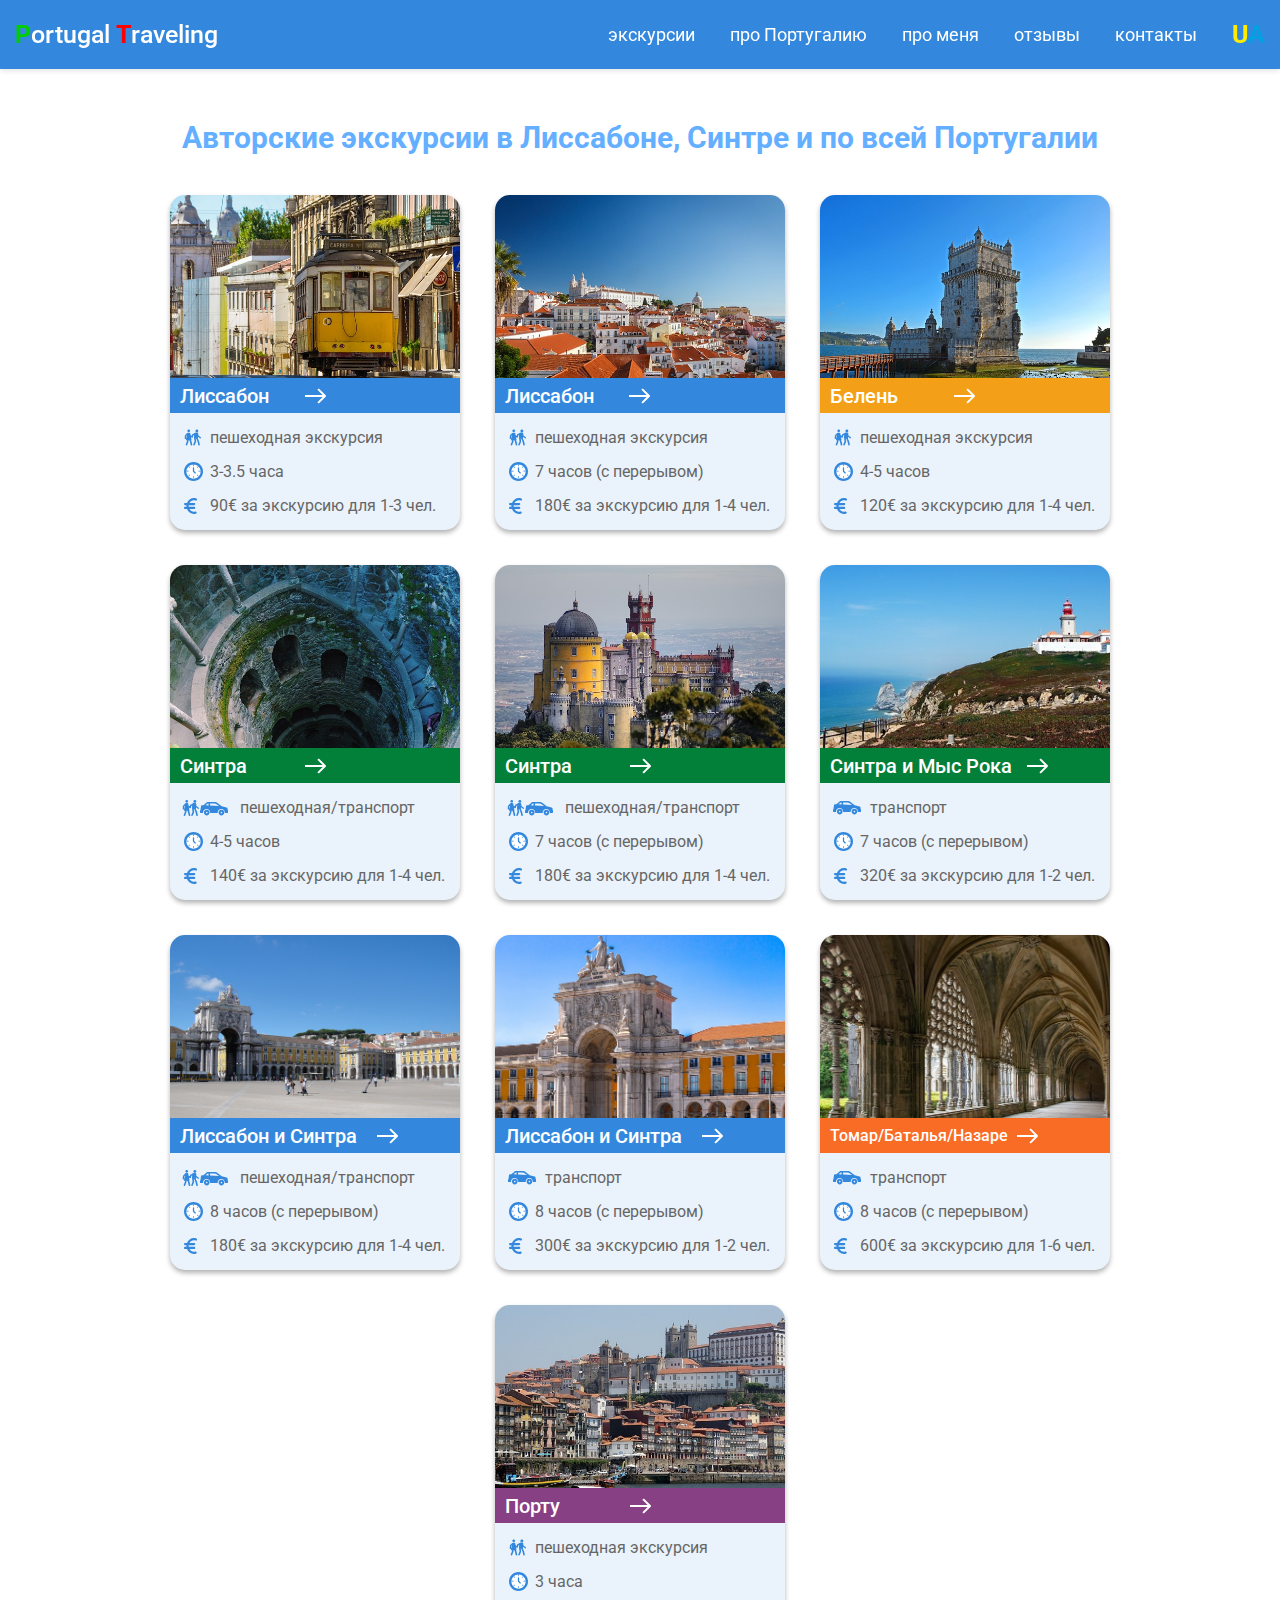
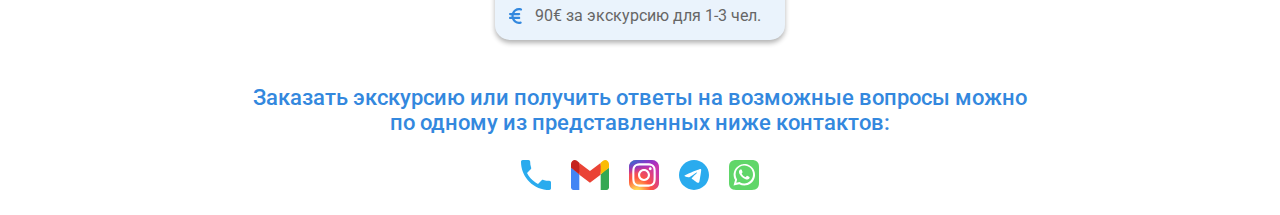
<file: www/index.html>
<!DOCTYPE html>
<html lang="ru">
<head>
	<meta charset="UTF-8">
	<meta name="viewport" content="width=device-width, initial-scale=1.0">
	<meta property="og:title" content="Portugal Traveling">
	<meta property="og:description" content="Экскурсии в Португалии">
	<meta property="og:image" content="img/excursions/excursions_lis_3h/lisbon_slider_1.jpg">
	<link rel="icon" href="favicone.png" type="image/x-icon">
	<link rel="stylesheet" href="css/main.css">
	<title>portugaltravel.ing</title>
</head>
<body>
	<div class="wrapper">
<!-- _______________________________________header_________________________________ -->
		<header class="header header__container">
			<div class="header__wrapper">
				<a class="logo" href="index.html">
					<span class="logo__p">P</span><span class="logo__ortugal">ortugal </span><span class="logo__t">T</span><span class="logo__raveling">raveling</span>
				</a>
	
				<menu class="menu">
					<div class="menu__body">
						<ul class="menu__list">
							<li class="menu__item"><a class="menu__link" href="index.html">экскурсии</a></li>
							<li class="menu__item"><a class="menu__link" href="#">про Португалию</a></li>
							<li class="menu__item"><a class="menu__link" href="about_me.html">про меня</a></li>
							<li class="menu__item"><a class="menu__link" href="reviews.html">отзывы</a></li>
							<li class="menu__item"><a class="menu__link" href="contacts.html">контакты</a></li>
	
							<li class="menu__item"><a class="lang menu__link" href="#"><span class="lang__u">U</span><span class="lang__a">A</span></a></li>
						</ul>
					</div>
				</menu>
<!-- __________________________menu botton______________________________ -->
				<button class="icon-menu">
					<span></span>
				</button>
<!-- __________________________menu botton______________________________ -->
			</div>
		</header>
<!-- ______________________________________header________________________________ -->
		<!-- _________________________________main_________________________________ -->
		<main class="main">
<!-- _________________________________________________excursions_____________________________ -->
			<section class="excursions excursions-container">
				<h1 class="excursions__title">
					Авторские экскурсии в Лиссабоне, Синтре и по всей Португалии
				</h1>

				<div class="excursions__box">
					<!-- ________________________лиссабон 3.5 часов__________________________ -->
					<div class="excursions__item">
						<div class="excursions__imagebox">
							<a  class="excursions__linkimg" href="ex_lis_3h.html">
								<img class="excursions__img" src="img/excursions/excursions_mini_bg/lisbon_mini_1.jpg" alt="Лиссабон">
							</a>
							
							<div class="excursions__namebox">
								<a href="ex_lis_3h.html" class="excursions__name">Лиссабон</a>
							</div>
						</div>

						<p class="excursions__detail excursions__type">пешеходная экскурсия</p>

						<p class="excursions__detail excursions__duration">3-3.5 часа</p>
						
						<p class="excursions__detail excursions__price">90€ за экскурсию для 1-3 чел.</p>
					</div>
				<!-- ________________________лиссабон 7 часов____________________________ -->
					<div class="excursions__item">
						<div class="excursions__imagebox">
							<a  class="excursions__linkimg" href="ex_lis_7h.html">
								<img class="excursions__img" src="img/excursions/excursions_mini_bg/lisbon_mini_2.jpg" alt="Лиссабон">
							</a>
							
							<div class="excursions__namebox">
								<a href="ex_lis_7h.html" class="excursions__name">Лиссабон</a>
							</div>
						</div>

						<p class="excursions__detail excursions__type">пешеходная экскурсия</p>

						<p class="excursions__detail excursions__duration">7 часов (с перерывом)</p>
						
						<p class="excursions__detail excursions__price">180€ за экскурсию для 1-4 чел.</p>
					</div>
				<!-- ________________________белень 4-5 часов______________________________ -->
					<div class="excursions__item">
						<div class="excursions__imagebox">
							<a  class="excursions__linkimg" href="ex_belem.html">
								<img class="excursions__img" src="img/excursions/excursions_mini_bg/belem_mini.jpg" alt="Белень">
							</a>
							
							<div class="excursions__namebox excursions__namebox--belem">
								<a href="ex_belem.html" class="excursions__name">Белень</a>
							</div>
						</div>

						<p class="excursions__detail excursions__type">пешеходная экскурсия</p>

						<p class="excursions__detail excursions__duration">4-5 часов</p>
						
						<p class="excursions__detail excursions__price">120€ за экскурсию для 1-4 чел.</p>
					</div>
				<!-- ________________________синтра 4-5 часов______________________________ -->
					<div class="excursions__item">
						<div class="excursions__imagebox">
							<a  class="excursions__linkimg" href="ex_sintra_4h.html">
								<img class="excursions__img" src="img/excursions/excursions_mini_bg/sintra_mini_1.jpg" alt="Синтра">
							</a>
							
							<div class="excursions__namebox excursions__namebox--sintra">
								<a href="ex_sintra_4h.html" class="excursions__name">Синтра</a>
							</div>
						</div>

						<p class="excursions__detail excursions__type--transport">пешеходная/транспорт</p>

						<p class="excursions__detail excursions__duration">4-5 часов</p>
						
						<p class="excursions__detail excursions__price">140€ за экскурсию для 1-4 чел.</p>
					</div>
				<!-- ________________________синтра 7 часов______________________________ -->
					<div class="excursions__item">
						<div class="excursions__imagebox">
							<a  class="excursions__linkimg" href="ex_sintra_7h.html">
								<img class="excursions__img" src="img/excursions/excursions_mini_bg/sintra_mini_2.jpg" alt="Синтра">
							</a>
							
							<div class="excursions__namebox excursions__namebox--sintra">
								<a href="ex_sintra_7h.html" class="excursions__name">Синтра</a>
							</div>
						</div>

						<p class="excursions__detail excursions__type--transport">пешеходная/транспорт</p>

						<p class="excursions__detail excursions__duration">7 часов (с перерывом)</p>
						
						<p class="excursions__detail excursions__price">180€ за экскурсию для 1-4 чел.</p>
					</div>
				<!-- ________________________синтра 7 часов транспорт___________________________ -->
					<div class="excursions__item">
						<div class="excursions__imagebox">
							<a  class="excursions__linkimg" href="sintra_roca.html">
								<img class="excursions__img" src="img/excursions/excursions_mini_bg/sintra_mini_3.jpg" alt="Синтра">
							</a>
							
							<div class="excursions__namebox excursions__namebox--sintra">
								<a href="sintra_roca.html" class="excursions__name excursions__name--lr">Синтра и Мыс Рока</a>
							</div>
						</div>

						<p class="excursions__detail excursions__type--transportonly">транспорт</p>

						<p class="excursions__detail excursions__duration">7 часов (с перерывом)</p>
						
						<p class="excursions__detail excursions__price">320€ за экскурсию для 1-2 чел.</p>
					</div>
					<!-- _______________лиссабон + синтра 7 часов пешая___________________________ -->
					<div class="excursions__item">
						<div class="excursions__imagebox">
							<a  class="excursions__linkimg" href="ex_lis_sintra_1.html">
								<img class="excursions__img" src="img/excursions/excursions_mini_bg/lisbon_mini_4.jpg" alt="Лиссабон">
							</a>
							
							<div class="excursions__namebox">
								<a href="ex_lis_sintra_1.html" class="excursions__name excursions__name--ls">Лисcабон и Синтра</a>
							</div>
						</div>

						<p class="excursions__detail excursions__type--transport">пешеходная/транспорт</p>

						<p class="excursions__detail excursions__duration">8 часов (с перерывом)</p>
						
						<p class="excursions__detail excursions__price">180€ за экскурсию для 1-4 чел.</p>
					</div>
				<!-- _______________лиссабон + синтра 7 часов транспорт___________________________ -->
					<div class="excursions__item">
						<div class="excursions__imagebox">
							<a  class="excursions__linkimg" href="ex_lis_sintra_2.html">
								<img class="excursions__img" src="img/excursions/excursions_mini_bg/lisbon_mini_3.jpg" alt="Лиссабон">
							</a>
							
							<div class="excursions__namebox">
								<a href="ex_lis_sintra_2.html" class="excursions__name excursions__name--ls">Лисcабон и Синтра</a>
							</div>
						</div>

						<p class="excursions__detail excursions__type--transportonly">транспорт</p>

						<p class="excursions__detail excursions__duration">8 часов (с перерывом)</p>
						
						<p class="excursions__detail excursions__price">300€ за экскурсию для 1-2 чел.</p>
					</div>
				<!-- ___________________томар + баталья + назаре________________________________ -->
					<div class="excursions__item">
						<div class="excursions__imagebox">
							<a  class="excursions__linkimg" href="t_b_n.html">
								<img class="excursions__img" src="img/excursions/excursions_mini_bg/tbn_mini.jpg" alt="Лиссабон">
							</a>
							
							<div class="excursions__namebox excursions__namebox--tbn">
								<a href="t_b_n.html" class="excursions__name excursions__name--tbn">Томар/Баталья/Назаре</a>
							</div>
						</div>

						<p class="excursions__detail excursions__type--transportonly">транспорт</p>

						<p class="excursions__detail excursions__duration">8 часов (с перерывом)</p>
						
						<p class="excursions__detail excursions__price">600€ за экскурсию для 1-6 чел.</p>
					</div>
				<!-- ___________________томар + баталья + назаре________________________________ -->
				<!-- __________________________________порту____________________________________ -->
					<div class="excursions__item">
						<div class="excursions__imagebox">
							<a  class="excursions__linkimg" href="#">
								<img class="excursions__img" src="img/excursions/excursions_mini_bg/porto_mini.jpg" alt="Лиссабон">
							</a>
							
							<div class="excursions__namebox excursions__namebox--porto">
								<a href="#" class="excursions__name">Порту</a>
							</div>
						</div>

						<p class="excursions__detail excursions__type">пешеходная экскурсия</p>

						<p class="excursions__detail excursions__duration">3 часа</p>
						
						<p class="excursions__detail excursions__price">90€ за экскурсию для 1-3 чел.</p>
					</div>
				<!-- __________________________________порту____________________________________ -->
				</div>
<!-- ___________________________________________________excursions_____________________________ -->
			</section>
		</main>
		<!-- _______________________________________main_________________________________ -->
<!-- _______________________________________footer_________________________________ -->
		<footer class="footer">
			<p class="footer__par">
				Заказать экскурсию или получить ответы на возможные вопросы можно по одному из представленных ниже контактов:
			</p>
			<div class="footer__wrapper">
				<ul class="footer__socials">
					<li class="footer__socials-item"><a target="_blank" href="tel:+351920271071"><img src="./img/socials/phone-icon.svg" height="30" alt="phone icon"></a></li>
					<li class="footer__socials-item"><a href="mailto:alex.in.lisbon.mail@gmail.com"><img src="./img/socials/mail-icon.svg" height="30" alt="mail icon"></a></li>
					<li class="footer__socials-item"><a target="_blank" href="https://www.instagram.com/gid_v_lissabone_/"><img src="./img/socials/instagram-icon.svg" height="30" alt="instagram icon"></a></li>
					<li class="footer__socials-item"><a target="_blank" href="https://t.me/Alex_in_lisbon"><img src="./img/socials/telegram-icon.svg" height="30" alt="telegram icon"></a></li>
					<li class="footer__socials-item"><a target="_blank" href="https://wa.me/351920271071"><img src="./img/socials/whatsapp-icon.svg" height="30" alt="whatsapp icon"></a></li>
				</ul>
			</div>
		</footer>
<!-- _______________________________________footer_________________________________ -->
	</div>
	<script src="js/script.js"></script>
</body>
</html>
</file>
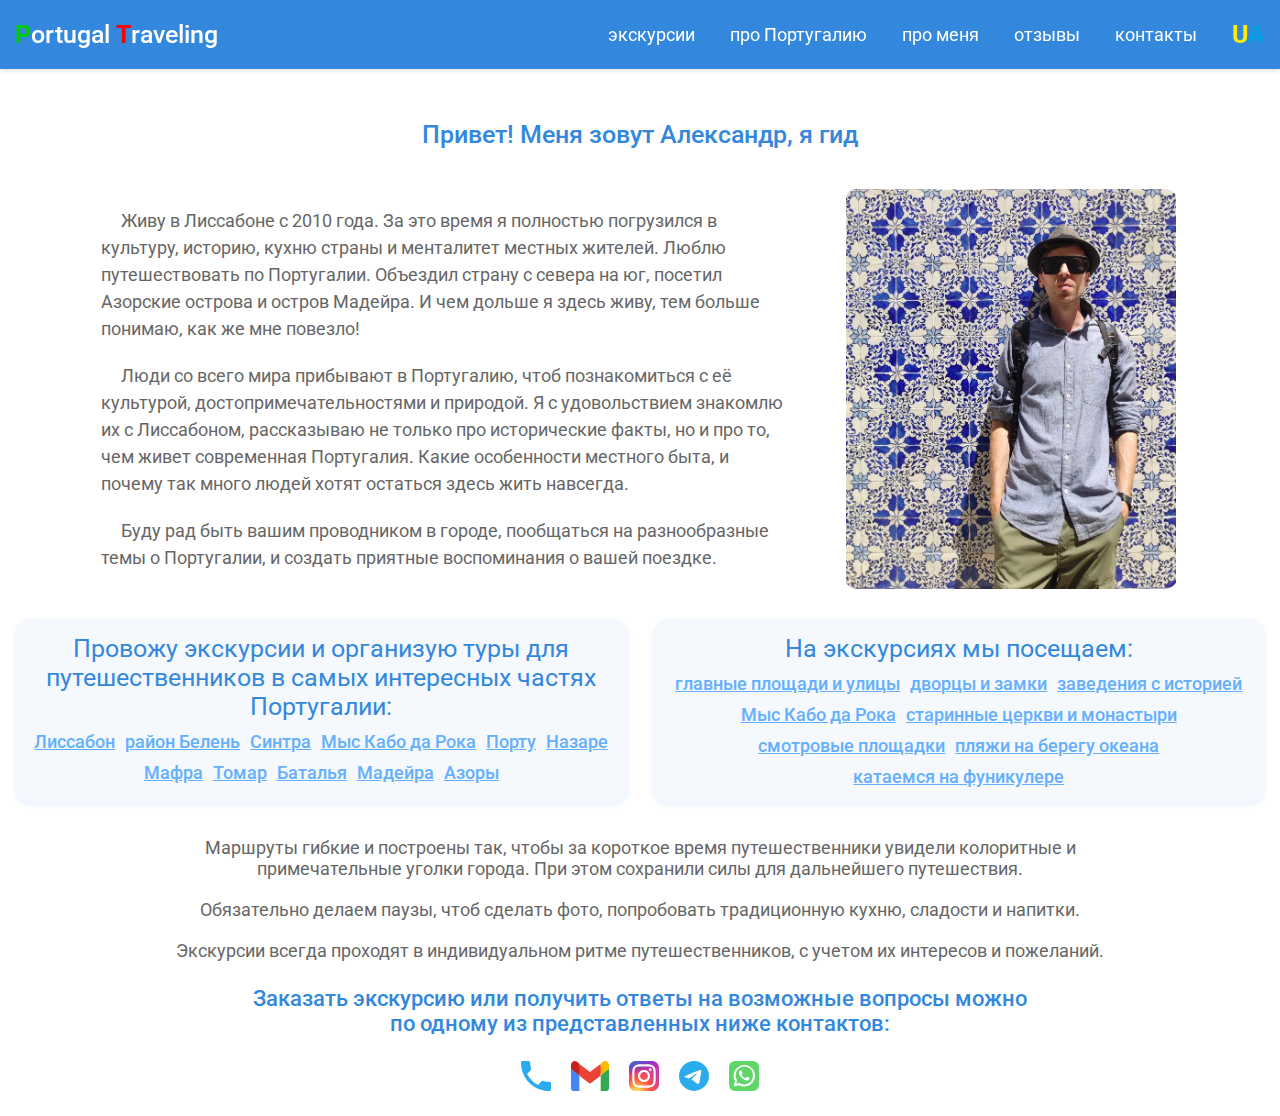
<file: www/about_me.html>
<!DOCTYPE html>
<html lang="ru">
<head>
	<meta charset="UTF-8">
	<meta name="viewport" content="width=device-width, initial-scale=1.0">
	<link rel="icon" href="favicone.png" type="image/x-icon">
	<link rel="stylesheet" href="css/about_me.css">
	<title>portugaltravel.ing</title>
</head>
<body>
	<div class="wrapper">
<!-- _______________________________________header_________________________________ -->
		<header class="header header__container">
			<div class="header__wrapper">
				<a class="logo" href="index.html">
					<span class="logo__p">P</span><span class="logo__ortugal">ortugal </span><span class="logo__t">T</span><span class="logo__raveling">raveling</span>
				</a>
	
				<menu class="menu">
					<div class="menu__body">
						<ul class="menu__list">
							<li class="menu__item"><a class="menu__link" href="index.html">экскурсии</a></li>
							<li class="menu__item"><a class="menu__link" href="#">про Португалию</a></li>
							<li class="menu__item"><a class="menu__link" href="about_me.html">про меня</a></li>
							<li class="menu__item"><a class="menu__link" href="reviews.html">отзывы</a></li>
							<li class="menu__item"><a class="menu__link" href="contacts.html">контакты</a></li>
	
							<li class="menu__item"><a class="lang menu__link" href="#"><span class="lang__u">U</span><span class="lang__a">A</span></a></li>
						</ul>
					</div>
				</menu>
<!-- __________________________menu botton______________________________ -->
				<button class="icon-menu">
					<span></span>
				</button>
<!-- ______________________________________menu botton_________________________________ -->
			</div>
		</header>
<!-- __________________________________________header__________________________________ -->
		<!-- ____________________________________main____________________________________ -->
		<main class="main">
<!-- _____________________________________about me_____________________________________ -->
			<section class="aboutme aboutme__container">
				<h1 class="preview__title title">Привет! Меня зовут Александр, я гид</h1>

				<div class="aboutme__preview preview__aboutme">
					<div class="preview__texts">
						<p class="preview__par">
							Живу в Лиссабоне с 2010 года. За это время я полностью погрузился в культуру, историю, кухню страны и менталитет местных жителей. Люблю путешествовать по Португалии. Объездил страну с севера на юг, посетил Азорские острова и остров Мадейра. И чем дольше я здесь живу, тем больше понимаю, как же мне повезло!
						</p>

						<p class="preview__par">
							Люди со всего мира прибывают в Португалию, чтоб познакомиться с её культурой, достопримечательностями и природой. Я с удовольствием знакомлю их с Лиссабоном, рассказываю не только про исторические факты, но и про то, чем живет современная Португалия. Какие особенности местного быта, и почему так много людей хотят остаться здесь жить навсегда. 
						</p>

						<p class="preview__par">
							Буду рад быть вашим проводником в городе, пообщаться на разнообразные темы о Португалии, и создать приятные воспоминания о вашей поездке.
						</p>
					</div>

					<div class="aboutme__imgbox">
						<img class="aboutme__img" src="img/about_me/hero.jpg" alt="Алекс">
					</div>
				</div>

				<div class="aboutme__items">
					<div class="aboutme__item">
						<h3 class="aboutme__subtitle title">
							Провожу экскурсии и организую туры для путешественников в самых интересных частях Португалии:
						</h3>
						<ul class="aboutme__list">
							<li class="aboutme__li"><a class="aboutme__link" href="#">Лиссабон</a></li>
							<li class="aboutme__li"><a class="aboutme__link" href="#">район Белень</a></li>
							<li class="aboutme__li"><a class="aboutme__link" href="#">Синтра</a></li>
							<li class="aboutme__li"><a class="aboutme__link" href="#">Мыс Кабо да Рока</a></li>
							<li class="aboutme__li"><a class="aboutme__link" href="#">Порту</a></li>
							<li class="aboutme__li"><a class="aboutme__link" href="#">Назаре</a></li>
							<li class="aboutme__li"><a class="aboutme__link" href="#">Мафра</a></li>
							<li class="aboutme__li"><a class="aboutme__link" href="#">Томар</a></li>
							<li class="aboutme__li"><a class="aboutme__link" href="#">Баталья</a></li>
							<li class="aboutme__li"><a class="aboutme__link" href="#">Мадейра</a></li>
							<li class="aboutme__li"><a class="aboutme__link" href="#">Азоры</a></li>
						</ul>
					</div>

					<div class="aboutme__item">
						<h3 class="aboutme__subtitle title">
							На экскурсиях мы посещаем:
						</h3>
						<ul class="aboutme__list">
							<li class="aboutme__li"><a class="aboutme__link" href="#">главные площади и улицы</a></li>
							<li class="aboutme__li"><a class="aboutme__link" href="#">дворцы и замки</a></li>
							<li class="aboutme__li"><a class="aboutme__link" href="#">заведения с историей</a></li>
							<li class="aboutme__li"><a class="aboutme__link" href="#">Мыс Кабо да Рока</a></li>
							<li class="aboutme__li"><a class="aboutme__link" href="#">старинные церкви и монастыри</a></li>
							<li class="aboutme__li"><a class="aboutme__link" href="#">смотровые площадки</a></li>
							<li class="aboutme__li"><a class="aboutme__link" href="#">пляжи на берегу океана</a></li>
							<li class="aboutme__li"><a class="aboutme__link" href="#">катаемся на фуникулере</a></li>
						</ul>
					</div>
				</div>
				
				<div class="aboutme__pars">
					<p class="aboutme__par">
						Маршруты гибкие и построены так, чтобы за короткое время путешественники увидели колоритные и примечательные уголки города. При этом сохранили силы для дальнейшего путешествия.
					</p>
	
					<p class="aboutme__par">
						Обязательно делаем паузы, чтоб сделать фото, попробовать традиционную кухню, сладости и напитки.
					</p>
	
					<p class="aboutme__par">
						Экскурсии всегда проходят в индивидуальном ритме путешественников, с учетом их интересов и пожеланий.
					</p>
				</div>
			</section>
<!-- _____________________________________contacts_____________________________________ -->
		</main>
		<!-- _______________________________________main_________________________________ -->
<!-- _______________________________________footer_________________________________ -->
		<footer class="footer">
			<p class="footer__par title">
				Заказать экскурсию или получить ответы на возможные вопросы можно по одному из представленных ниже контактов:
			</p>
			<div class="footer__wrapper">
				<ul class="footer__socials">
					<li class="footer__socials-item"><a target="_blank" href="tel:+351920271071"><img src="./img/socials/phone-icon.svg" height="30" alt="phone icon"></a></li>
					<li class="footer__socials-item"><a href="mailto:alex.in.lisbon.mail@gmail.com"><img src="./img/socials/mail-icon.svg" height="30" alt="mail icon"></a></li>
					<li class="footer__socials-item"><a target="_blank" href="https://www.instagram.com/gid_v_lissabone_/"><img src="./img/socials/instagram-icon.svg" height="30" alt="instagram icon"></a></li>
					<li class="footer__socials-item"><a target="_blank" href="https://t.me/Alex_in_lisbon"><img src="./img/socials/telegram-icon.svg" height="30" alt="telegram icon"></a></li>
					<li class="footer__socials-item"><a target="_blank" href="https://wa.me/351920271071"><img src="./img/socials/whatsapp-icon.svg" height="30" alt="whatsapp icon"></a></li>
				</ul>
			</div>
		</footer>
<!-- _______________________________________footer_________________________________ -->
	</div>
	<script src="js/script.js"></script>
</body>
</html>
</file>
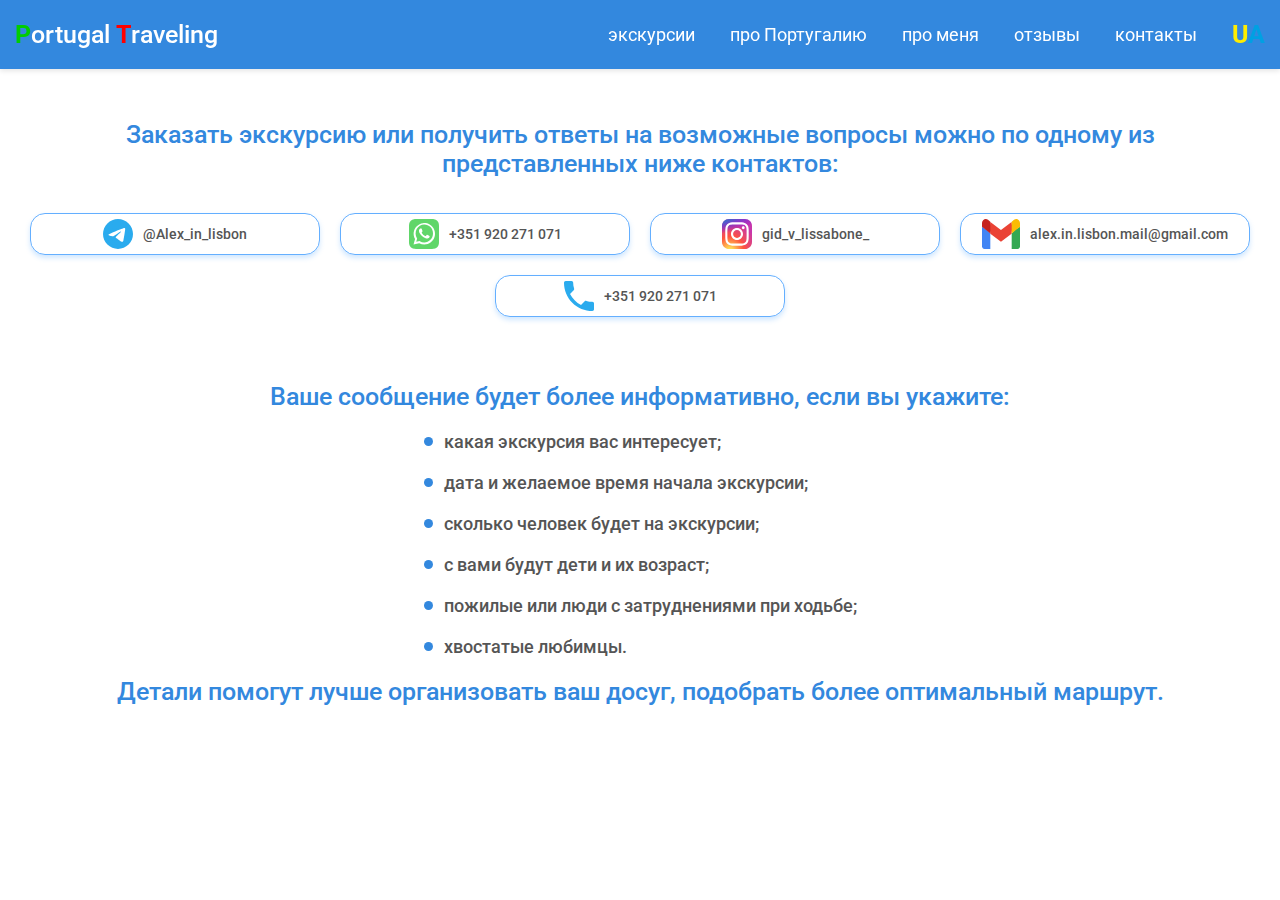
<file: www/contacts.html>
<!DOCTYPE html>
<html lang="ru">
<head>
	<meta charset="UTF-8">
	<meta name="viewport" content="width=device-width, initial-scale=1.0">
	<link rel="icon" href="favicone.png" type="image/x-icon">
	<link rel="stylesheet" href="css/contacts.css">
	<title>portugaltravel.ing</title>
</head>
<body>
	<div class="wrapper">
<!-- _______________________________________header_________________________________ -->
		<header class="header header__container">
			<div class="header__wrapper">
				<a class="logo" href="index.html">
					<span class="logo__p">P</span><span class="logo__ortugal">ortugal </span><span class="logo__t">T</span><span class="logo__raveling">raveling</span>
				</a>
	
				<menu class="menu">
					<div class="menu__body">
						<ul class="menu__list">
							<li class="menu__item"><a class="menu__link" href="index.html">экскурсии</a></li>
							<li class="menu__item"><a class="menu__link" href="#">про Португалию</a></li>
							<li class="menu__item"><a class="menu__link" href="about_me.html">про меня</a></li>
							<li class="menu__item"><a class="menu__link" href="reviews.html">отзывы</a></li>
							<li class="menu__item"><a class="menu__link" href="contacts.html">контакты</a></li>
	
							<li class="menu__item"><a class="lang menu__link" href="#"><span class="lang__u">U</span><span class="lang__a">A</span></a></li>
						</ul>
					</div>
				</menu>
<!-- __________________________menu botton______________________________ -->
				<button class="icon-menu">
					<span></span>
				</button>
<!-- ______________________________________menu botton_________________________________ -->
			</div>
		</header>
<!-- __________________________________________header__________________________________ -->
		<!-- ____________________________________main____________________________________ -->
		<main class="main">
<!-- _____________________________________contacts_____________________________________ -->
			<section class="contacts contacts__containeer">
				<h1 class="contacts__title title">
					Заказать экскурсию или получить ответы на возможные вопросы можно по одному из представленных ниже контактов:
				</h1>

				<div class="contacts__wrapper">
					<ul class="contacts__list">
						<li class="contacts__li">
							<a class="contacts__link" target="_blank" href="https://t.me/Alex_in_lisbon">
								<img class="contacts__img" src="./img/socials/telegram-icon.svg" height="30" alt="telegram icon">
								<span class="contacts__text">@Alex_in_lisbon</span>
							</a>
						</li>

						<li class="contacts__li">
							<a class="contacts__link" target="_blank" href="https://wa.me/351920271071">
								<img class="contacts__img" src="./img/socials/whatsapp-icon.svg" height="30" alt="whatsapp icon">
								<span class="contacts__text">+351 920 271 071</span>
							</a>
						</li>

						<li class="contacts__li">
							<a class="contacts__link" target="_blank" href="https://www.instagram.com/gid_v_lissabone_/">
								<img class="contacts__img" src="./img/socials/instagram-icon.svg" height="30" alt="instagram icon">
								<span class="contacts__text">gid_v_lissabone_</span>
							</a>
						</li>

						<li class="contacts__li">
							<a class="contacts__link" href="mailto:alex.in.lisbon.mail@gmail.com">
								<img class="contacts__img" src="./img/socials/mail-icon.svg" height="30" alt="mail icon">
								<span class="contacts__text">alex.in.lisbon.mail@gmail.com</span>
							</a>
						</li>

						<li class="contacts__li">
							<a class="contacts__link" target="_blank" href="tel:+351920271071">
								<img class="contacts__img" src="./img/socials/phone-icon.svg" height="30" alt="phone icon">
								<span class="contacts__text">+351 920 271 071</span>
							</a>
						</li>
					</ul>
				</div>
				
				<div class="preferences preferences__container">
					<p class="preferences__par title">
						Ваше сообщение будет более информативно, если вы укажите:
					</p>

					<ul class="preferences__list">
						<li class="preferences__item">какая экскурсия вас интересует;</li>
						<li class="preferences__item">дата и желаемое время начала экскурсии;</li>
						<li class="preferences__item">сколько человек будет на экскурсии;</li>
						<li class="preferences__item">с вами будут дети и их возраст;</li>
						<li class="preferences__item">пожилые или люди с затруднениями при ходьбе;</li>
						<li class="preferences__item">хвостатые любимцы.</li>
					</ul>

					<p class="preferences__par title">
						Детали помогут лучше организовать ваш досуг, подобрать более оптимальный маршрут.
					</p>
				</div>
			</section>
<!-- _____________________________________contacts_____________________________________ -->
		</main>
		<!-- _______________________________________main_________________________________ -->
<!-- _______________________________________footer_________________________________ -->
		<footer class="footer"></footer>
<!-- _______________________________________footer_________________________________ -->
	</div>
	<script src="js/script.js"></script>
</body>
</html>
</file>
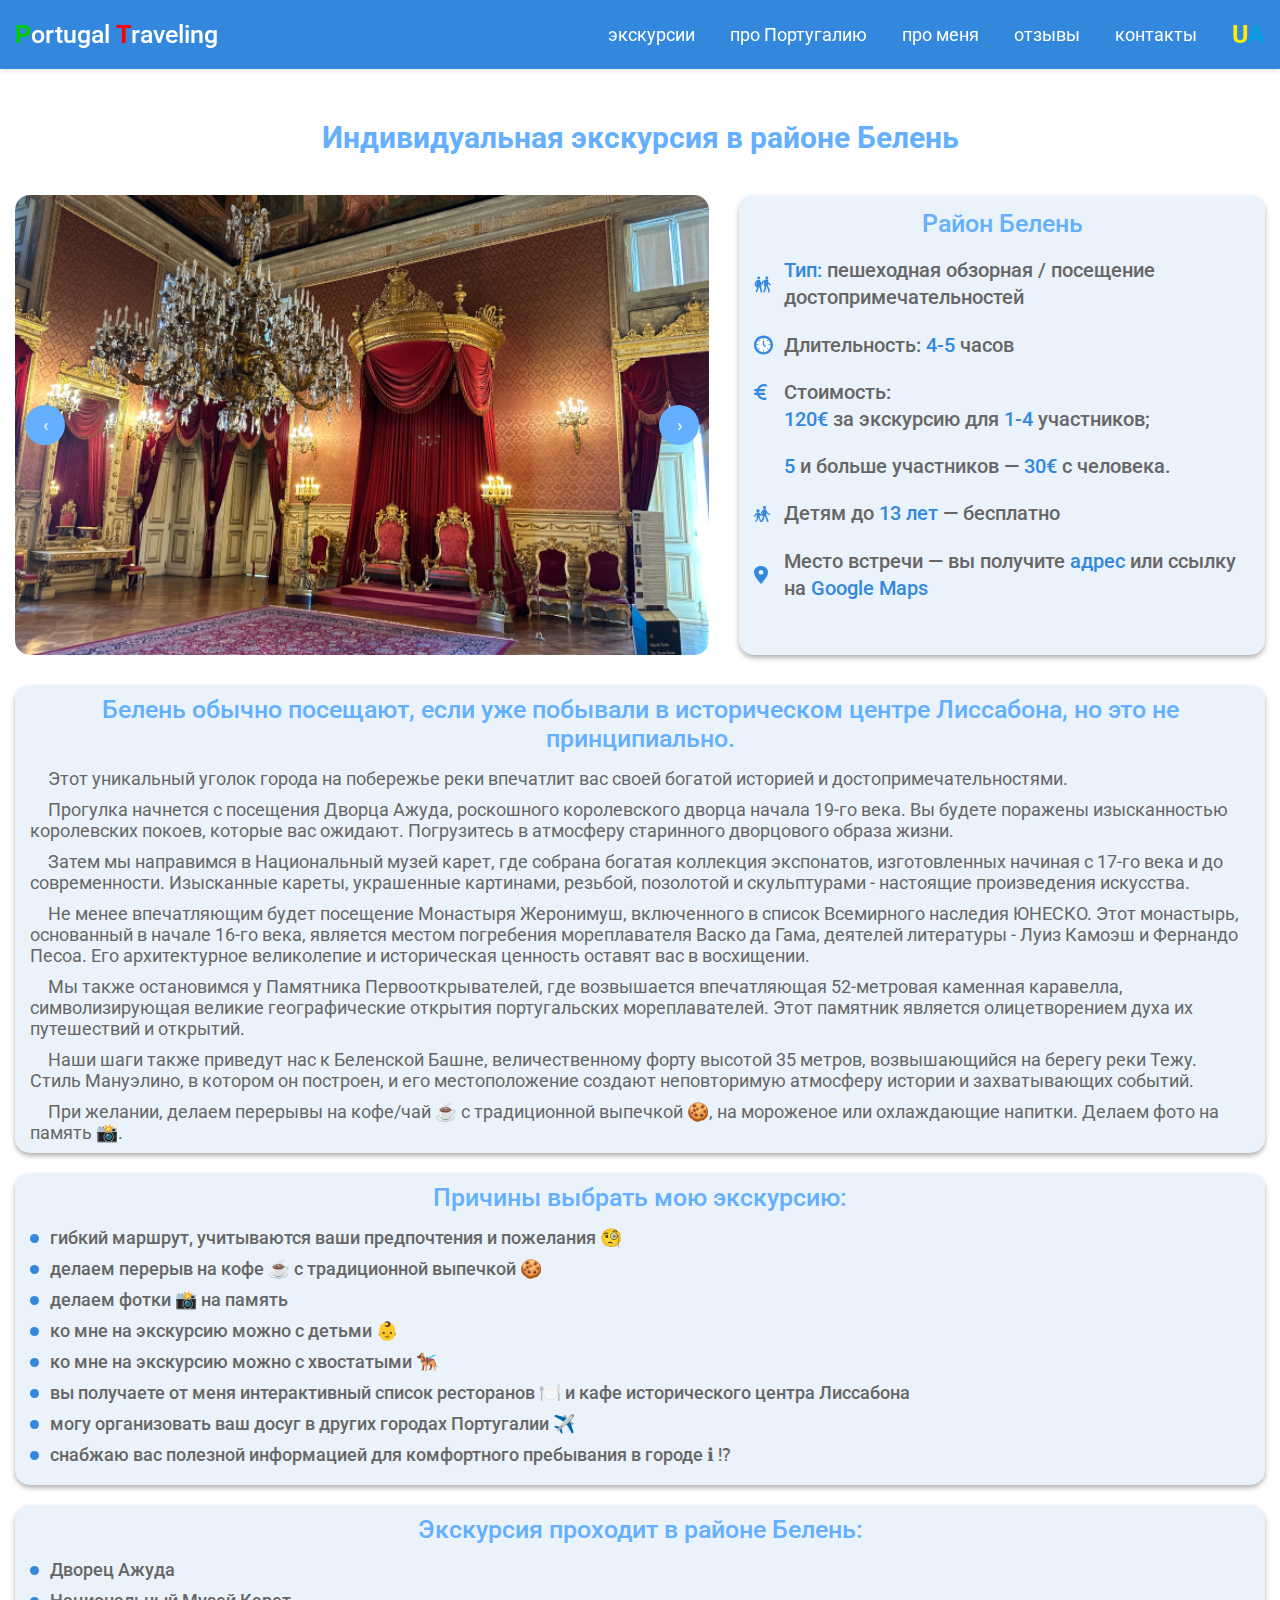
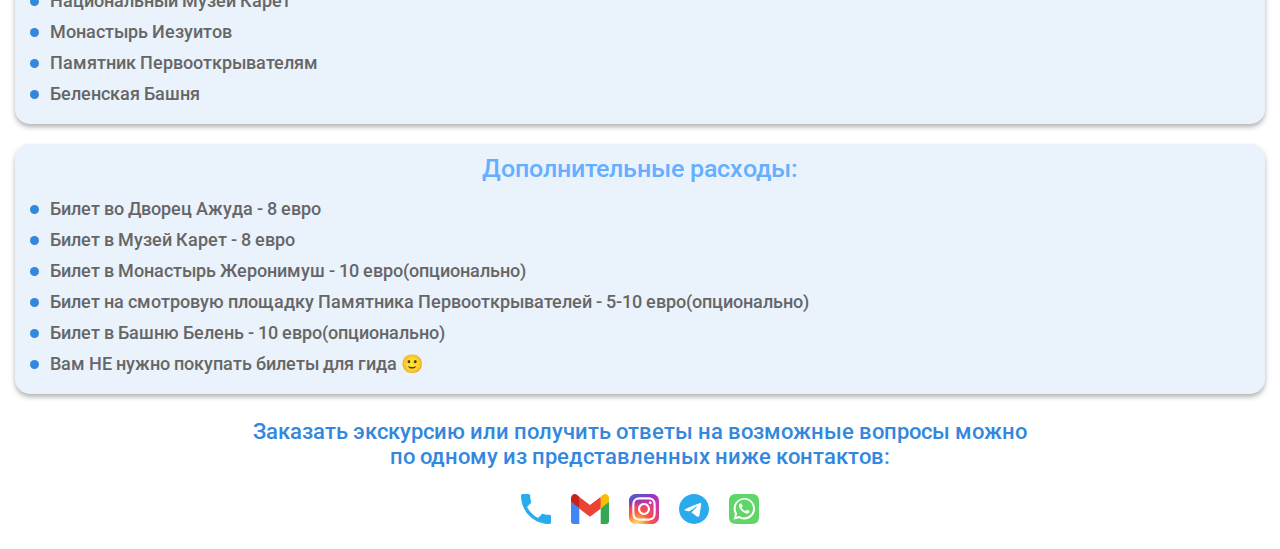
<file: www/ex_belem.html>
<!DOCTYPE html>
<html lang="ru">
<head>
	<meta charset="UTF-8">
	<meta name="viewport" content="width=device-width, initial-scale=1.0">
	<link rel="icon" href="favicone.png" type="image/x-icon">
	<link rel="stylesheet" href="css/ex_lis_3h.css">
	<title>portugaltravel.ing</title>
</head>
<body>
	<div class="wrapper">
<!-- __________________________________header_____________________________ -->
		<header class="header header__container">
			<div class="header__wrapper">
				<a class="logo" href="index.html">
					<span class="logo__p">P</span><span class="logo__ortugal">ortugal </span><span class="logo__t">T</span><span class="logo__raveling">raveling</span>
				</a>
	
				<menu class="menu">
					<div class="menu__body">
						<ul class="menu__list">
							<li class="menu__item"><a class="menu__link" href="index.html">экскурсии</a></li>
							<li class="menu__item"><a class="menu__link" href="#">про Португалию</a></li>
							<li class="menu__item"><a class="menu__link" href="about_me.html">про меня</a></li>
							<li class="menu__item"><a class="menu__link" href="reviews.html">отзывы</a></li>
							<li class="menu__item"><a class="menu__link" href="contacts.html">контакты</a></li>
	
							<li class="menu__item"><a class="lang menu__link" href="#"><span class="lang__u">U</span><span class="lang__a">A</span></a></li>
						</ul>
					</div>
				</menu>
<!-- __________________________menu botton______________________________ -->
				<button class="icon-menu">
					<span></span>
				</button>
<!-- ____________________________menu botton______________________________ -->
			</div>
		</header>
<!-- _______________________________header________________________________ -->
		<!-- __________________________main_________________________________ -->
		<main class="main">
<!-- _____________________________________________________________________ -->
			<section class="ex-lis-3h ex-lis-3h-container">
				<h1 class="ex-lis-3h__title">Индивидуальная экскурсия в районе Белень</h1>

				<div class="ex-lis-3h__box">
					<div class="ex-lis-3h__boxitem ex-lis-3h__boxitem--slider">
						<!---------- slider start ----->
						<div id="slider-container">
							<div id="slider">
								<div class="slide"><img src="img/excursions/excursions_bel/belem_slider_1.jpg" alt="Дворец Ажуда"></div>
								<div class="slide"><img src="img/excursions/excursions_bel/belem_slider_2.jpg" alt="Дворец Ажуда"></div>
								<div class="slide"><img src="img/excursions/excursions_bel/belem_slider_3.jpg" alt="Музей Карет"></div>
								<div class="slide"><img src="img/excursions/excursions_bel/belem_slider_4.jpg" alt="Монастырь Иезуитов"></div>
								<div class="slide"><img src="img/excursions/excursions_bel/belem_slider_5.jpg" alt="Монастырь Иезуитов"></div>
								<div class="slide"><img src="img/excursions/excursions_bel/belem_slider_6.jpg" alt="Монастырь Иезуитов"></div>
								<div class="slide"><img src="img/excursions/excursions_bel/belem_slider_7.jpg" alt="Монастырь Иезуитов"></div>
								<div class="slide"><img src="img/excursions/excursions_bel/belem_slider_8.jpg" alt="Памятник Первооткрывателям"></div>
								<div class="slide"><img src="img/excursions/excursions_bel/belem_slider_9.jpg" alt="Памятник Первооткрывателям"></div>
								<div class="slide"><img src="img/excursions/excursions_bel/belem_slider_10.jpg" alt="Беленская Башня"></div>
							  <!---------- slider end ------->
							</div>
							<!-- ----slider buttons start-->
							<button class="slider-btn" id="prevBtn">&#8249;</button>
							<button class="slider-btn" id="nextBtn">&#8250;</button>
							<!-- ---slider buttons end----->
						 </div>
					</div>
					

					<div class="ex-lis-3h__boxitem ex-lis-3h__boxitem--info">
						<h2 class="ex-lis-3h__name">Район Белень</h2>

						<span class="ex-lis-3h__type ex-lis-3h__detail ex-lis-3h__type--belem"><span>Тип:</span> пешеходная обзорная / посещение достопримечательностей</span>

						<span class="ex-lis-3h__duration ex-lis-3h__detail">Длительность: <span>4-5</span> часов</span>

						<div class="ex-lis-3h__price-box">
							<p class="ex-lis-3h__price ex-lis-3h__detail">Стоимость:</p>
							<p class="ex-lis-3h__detail"><span>120€</span> за экскурсию для <span>1-4</span> участников;</p>
							<p class="ex-lis-3h__detail"><span>5</span> и больше участников — <span>30€</span> с человека.</p>
						</div>
						
						<span class="ex-lis-3h__age ex-lis-3h__detail">Детям до <span>13 лет</span> — бесплатно</span>

						<span class="ex-lis-3h__location ex-lis-3h__detail">Место встречи — вы получите <span>адрес</span> или ссылку на <span>Google Maps</span></span>
					</div>
				</div>

				<div class="exc-descript">
					<div  class="exc-descript__box">
						<h3 class="exc-descript__subtitle">
							Белень обычно посещают, если уже побывали в историческом центре Лиссабона, но это не принципиально.
						</h3>
	
						<p class="exc-descript__par">
							Этот уникальный уголок города на побережье реки впечатлит вас своей богатой историей и достопримечательностями.
						</p>

						<p class="exc-descript__par">
							Прогулка начнется с посещения Дворца Ажуда, роскошного королевского дворца начала 19-го века. Вы будете поражены изысканностью королевских покоев, которые вас ожидают. Погрузитесь в атмосферу старинного дворцового образа жизни.
						</p>

						<p class="exc-descript__par">
							Затем мы направимся в Национальный музей карет, где собрана богатая коллекция экспонатов, изготовленных начиная с 17-го века и до современности. Изысканные кареты, украшенные картинами, резьбой, позолотой и скульптурами - настоящие произведения искусства.
						</p>

						<p class="exc-descript__par">
							Не менее впечатляющим будет посещение Монастыря Жеронимуш, включенного в список Всемирного наследия ЮНЕСКО. Этот монастырь, основанный в начале 16-го века, является местом погребения мореплавателя Васко да Гама, деятелей литературы - Луиз Камоэш и Фернандо Песоа. Его архитектурное великолепие и историческая ценность оставят вас в восхищении.
						</p>

						<p class="exc-descript__par">
							Мы также остановимся у Памятника Первооткрывателей, где возвышается впечатляющая 52-метровая каменная каравелла, символизирующая великие географические открытия португальских мореплавателей. Этот памятник является олицетворением духа их путешествий и открытий.
						</p>

						<p class="exc-descript__par">
							Наши шаги также приведут нас к Беленской Башне, величественному форту высотой 35 метров, возвышающийся на берегу реки Тежу. Стиль Мануэлино, в котором он построен, и его местоположение создают неповторимую атмосферу истории и захватывающих событий.
						</p>
	
						<p class="exc-descript__par">
							При желании, делаем перерывы на кофе/чай ☕ с традиционной выпечкой 🍪, на мороженое или охлаждающие напитки. Делаем фото на память 📸.
						</p>
					</div>
					
					<div class="exc-descript__box">
						<h3 class="exc-descript__subtitle">Причины выбрать мою экскурсию:</h3>
						<ul class="exc-descript__list">
							<li class="exc-descript__li">гибкий маршрут, учитываются ваши предпочтения и пожелания 🧐</li>
							<li class="exc-descript__li">делаем перерыв на кофе ☕ c традиционной выпечкой 🍪</li>
							<li class="exc-descript__li">делаем фотки 📸 на память</li>
							<li class="exc-descript__li">ко мне на экскурсию можно с детьми 👶</li>
							<li class="exc-descript__li">ко мне на экскурсию можно с хвостатыми 🐕‍🦺</li>
							<li class="exc-descript__li">вы получаете от меня интерактивный список ресторанов 🍽️ и кафе исторического центра Лиссабона</li>
							<li class="exc-descript__li">могу организовать ваш досуг в других городах Португалии ✈️</li>
							<li class="exc-descript__li">снабжаю вас полезной информацией для комфортного пребывания в городе ℹ ⁉</li>
						</ul>
					</div>
					
					<div class="exc-descript__box">
						<h3 class="exc-descript__subtitle">
							Экскурсия проходит в районе Белень:
						</h3>
						<ul class="exc-descript__list exc-descript__list--districts">
							<li class="exc-descript__li">Дворец Ажуда</li>
							<li class="exc-descript__li">Национальный Музей Карет</li>
							<li class="exc-descript__li">Монастырь Иезуитов</li>
							<li class="exc-descript__li">Памятник Первооткрывателям</li>
							<li class="exc-descript__li">Беленская Башня</li>
						</ul>
					</div>

					<div class="exc-descript__box">
						<h3 class="exc-descript__subtitle">
							Дополнительные расходы:
						</h3>
						<ul class="exc-descript__list exc-descript__list--districts">
							<li class="exc-descript__li">Билет во Дворец Ажуда - 8 евро</li>
							<li class="exc-descript__li">Билет в Музей Карет - 8 евро</li>
							<li class="exc-descript__li">Билет в Монастырь Жеронимуш - 10 евро(опционально)</li>
							<li class="exc-descript__li">Билет на смотровую площадку Памятника Первооткрывателей - 5-10 евро(опционально)</li>
							<li class="exc-descript__li">Билет в Башню Белень - 10 евро(опционально)</li>
							<li class="exc-descript__li">Вам НЕ нужно покупать билеты для гида 🙂</li>
						</ul>
					</div>
				</div>
			</section>
		</main>
		<!-- __________________________main_________________________________ -->
<!-- ______________________________footer_________________________________ -->
		<footer class="footer">
			<p class="footer__par">
				Заказать экскурсию или получить ответы на возможные вопросы можно по одному из представленных ниже контактов:
			</p>
			<div class="footer__wrapper">
				<ul class="footer__socials">
					<li class="footer__socials-item"><a target="_blank" href="tel:+351920271071"><img src="./img/socials/phone-icon.svg" height="30" alt="phone icon"></a></li>
					<li class="footer__socials-item"><a href="mailto:alex.in.lisbon.mail@gmail.com"><img src="./img/socials/mail-icon.svg" height="30" alt="mail icon"></a></li>
					<li class="footer__socials-item"><a target="_blank" href="https://www.instagram.com/gid_v_lissabone_/"><img src="./img/socials/instagram-icon.svg" height="30" alt="instagram icon"></a></li>
					<li class="footer__socials-item"><a target="_blank" href="https://t.me/Alex_in_lisbon"><img src="./img/socials/telegram-icon.svg" height="30" alt="telegram icon"></a></li>
					<li class="footer__socials-item"><a target="_blank" href="https://wa.me/351920271071"><img src="./img/socials/whatsapp-icon.svg" height="30" alt="whatsapp icon"></a></li>
				</ul>
			</div>
		</footer>
<!-- __________________________________footer_____________________________ -->
	</div>
	<script src="js/script.js"></script>
	<script src="js/sliderex.js"></script>
</body>
</html>
</file>
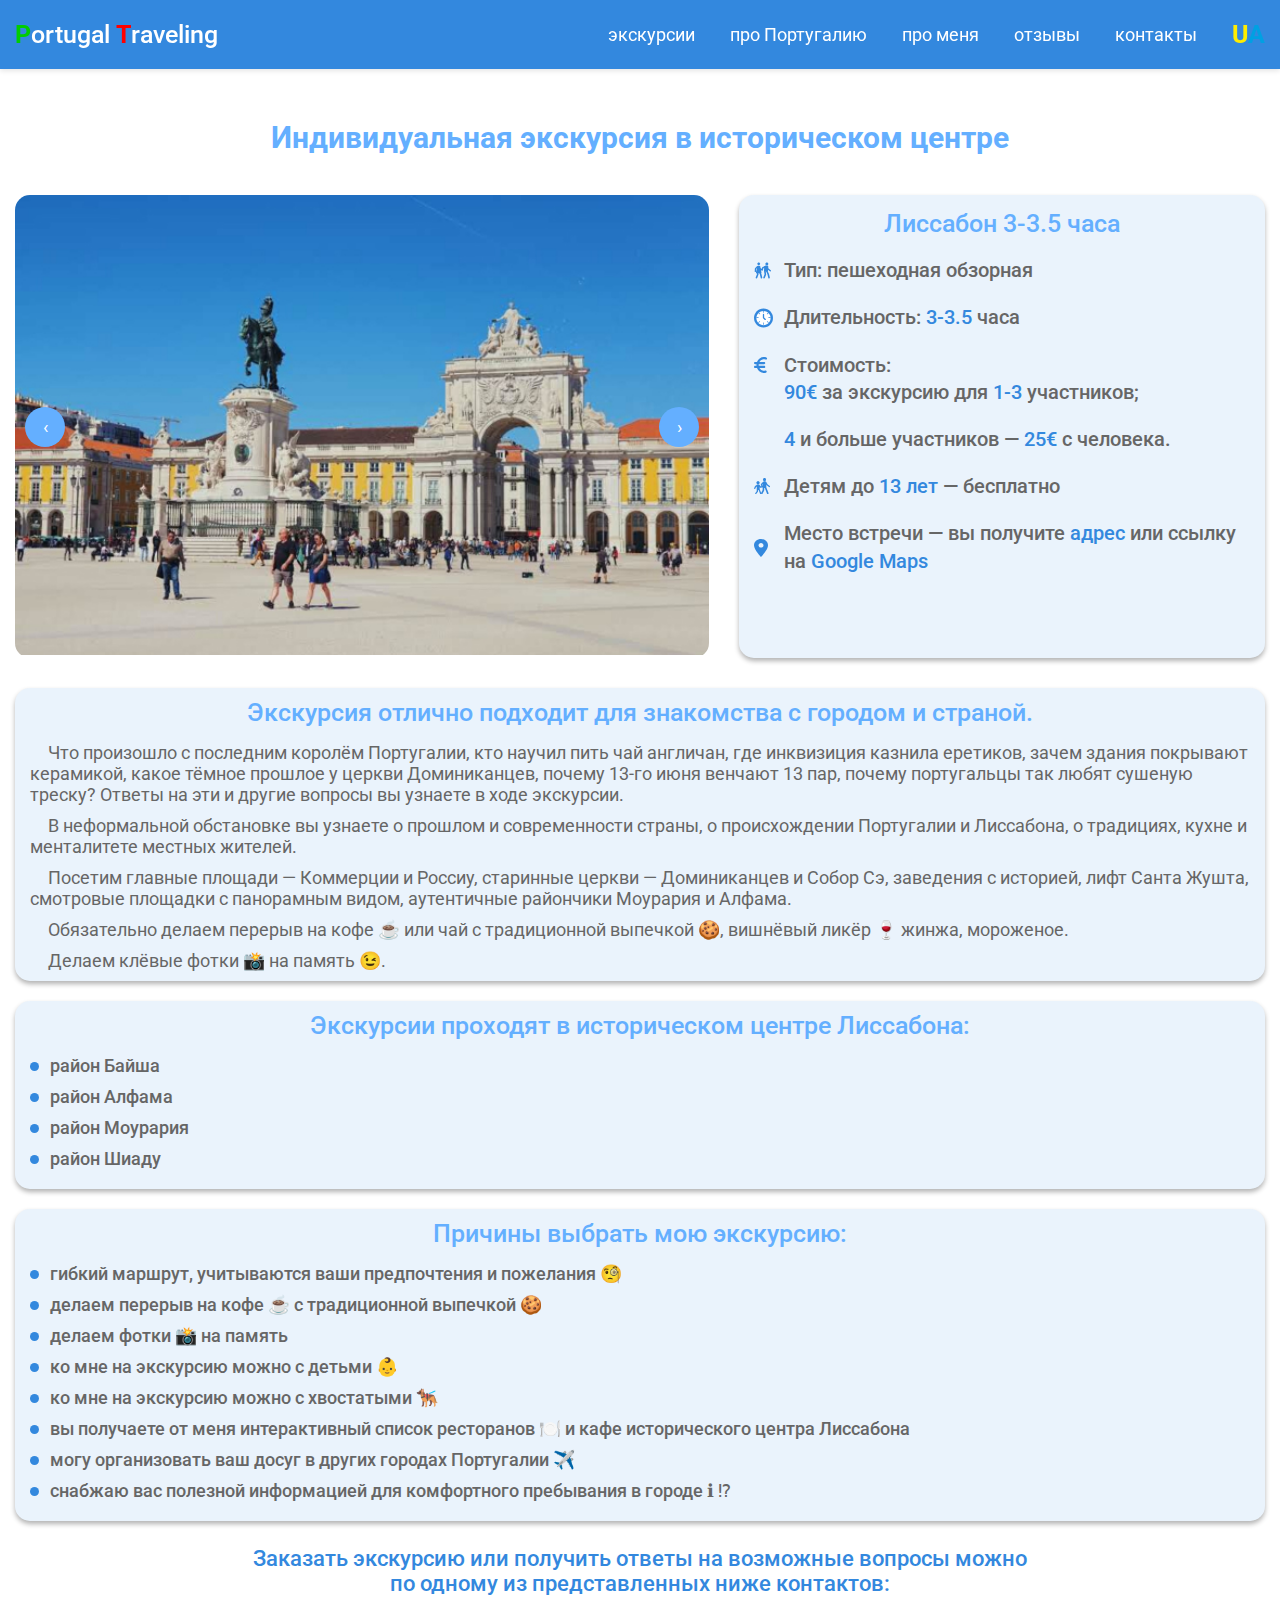
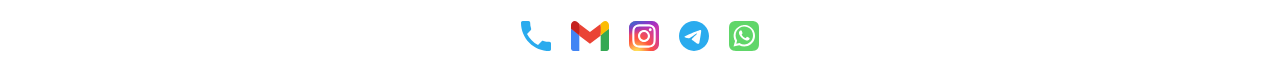
<file: www/ex_lis_3h.html>
<!DOCTYPE html>
<html lang="ru">
<head>
	<meta charset="UTF-8">
	<meta name="viewport" content="width=device-width, initial-scale=1.0">
	<link rel="icon" href="favicone.png" type="image/x-icon">
	<link rel="stylesheet" href="css/ex_lis_3h.css">
	<title>portugaltravel.ing</title>
</head>
<body>
	<div class="wrapper">
<!-- __________________________________header_____________________________ -->
		<header class="header header__container">
			<div class="header__wrapper">
				<a class="logo" href="index.html">
					<span class="logo__p">P</span><span class="logo__ortugal">ortugal </span><span class="logo__t">T</span><span class="logo__raveling">raveling</span>
				</a>
	
				<menu class="menu">
					<div class="menu__body">
						<ul class="menu__list">
							<li class="menu__item"><a class="menu__link" href="index.html">экскурсии</a></li>
							<li class="menu__item"><a class="menu__link" href="#">про Португалию</a></li>
							<li class="menu__item"><a class="menu__link" href="about_me.html">про меня</a></li>
							<li class="menu__item"><a class="menu__link" href="reviews.html">отзывы</a></li>
							<li class="menu__item"><a class="menu__link" href="contacts.html">контакты</a></li>
	
							<li class="menu__item"><a class="lang menu__link" href="#"><span class="lang__u">U</span><span class="lang__a">A</span></a></li>
						</ul>
					</div>
				</menu>
<!-- __________________________menu botton______________________________ -->
				<button class="icon-menu">
					<span></span>
				</button>
<!-- ____________________________menu botton______________________________ -->
			</div>
		</header>
<!-- _______________________________header________________________________ -->
		<!-- __________________________main_________________________________ -->
		<main class="main">
<!-- _____________________________________________________________________ -->
			<section class="ex-lis-3h ex-lis-3h-container">
				<h1 class="ex-lis-3h__title">Индивидуальная экскурсия в историческом центре</h1>

				<div class="ex-lis-3h__box">
					<div class="ex-lis-3h__boxitem ex-lis-3h__boxitem--slider">
						<!---------- slider start ----->
						<div id="slider-container">
							<div id="slider">
								<div class="slide"><img src="img/excursions/excursions_lis_3h/lisbon_slider_1.jpg" alt="Лиссабон"></div>
								<div class="slide"><img src="img/excursions/excursions_lis_3h/lisbon_slider_2.jpg" alt="Лиссабон"></div>
								<div class="slide"><img src="img/excursions/excursions_lis_3h/lisbon_slider_3.jpg" alt="Лиссабон"></div>
								<div class="slide"><img src="img/excursions/excursions_lis_3h/lisbon_slider_4.jpg" alt="Лиссабон"></div>
								<div class="slide"><img src="img/excursions/excursions_lis_3h/lisbon_slider_5.jpg" alt="Лиссабон"></div>
							  <!---------- slider end ------->
							</div>
							<!-- ----slider buttons start-->
							<button class="slider-btn" id="prevBtn">&#8249;</button>
							<button class="slider-btn" id="nextBtn">&#8250;</button>
							<!-- ---slider buttons end----->
						 </div>
					</div>
					

					<div class="ex-lis-3h__boxitem ex-lis-3h__boxitem--info">
						<h2 class="ex-lis-3h__name">Лиссабон 3-3.5 часа</h2>

						<span class="ex-lis-3h__type ex-lis-3h__detail">Тип: пешеходная обзорная</span>

						<span class="ex-lis-3h__duration ex-lis-3h__detail">Длительность: <span>3-3.5</span> часа</span>

						<div class="ex-lis-3h__price-box">
							<p class="ex-lis-3h__price ex-lis-3h__detail">Стоимость:</p>
							<p class="ex-lis-3h__detail"><span>90€</span> за экскурсию для <span>1-3</span> участников;</p>
							<p class="ex-lis-3h__detail"><span>4</span> и больше участников — <span>25€</span> с человека.</p>
						</div>
						
						<span class="ex-lis-3h__age ex-lis-3h__detail">Детям до <span>13 лет</span> — бесплатно</span>

						<span class="ex-lis-3h__location ex-lis-3h__detail">Место встречи — вы получите <span>адрес</span> или ссылку на <span>Google Maps</span></span>
					</div>
				</div>

				<div class="exc-descript">
					<div  class="exc-descript__box">
						<h3 class="exc-descript__subtitle">
							Экскурсия отлично подходит для знакомства с городом и страной.
						</h3>

						<p class="exc-descript__par">
							Что произошло с последним королём Португалии, кто научил пить чай англичан, где инквизиция казнила еретиков, зачем здания покрывают керамикой, какое тёмное прошлое у церкви Доминиканцев, почему 13-го июня венчают 13 пар, почему португальцы так любят сушеную треску? Ответы на эти и другие вопросы вы узнаете в ходе экскурсии.
						</p>
	
						<p class="exc-descript__par">
							В неформальной обстановке вы узнаете о прошлом и современности страны, о происхождении Португалии и Лиссабона, о традициях, кухне и менталитете местных жителей.
						</p>
	
						<p class="exc-descript__par">
							Посетим главные площади — Коммерции и Россиу, старинные церкви — Доминиканцев и Собор Сэ, заведения с историей, лифт Санта Жушта, смотровые площадки с панорамным видом, аутентичные райончики Моурария и Алфама.
						</p>

						<p class="exc-descript__par">
							Обязательно делаем перерыв на кофе ☕ или чай с традиционной выпечкой 🍪, вишнёвый ликёр 🍷 жинжа, мороженое.
						</p>
	
						<p class="exc-descript__par">
							Делаем клёвые фотки 📸 на память 😉.
						</p>
					</div>


					<div class="exc-descript__box">
						<h3 class="exc-descript__subtitle">
							Экскурсии проходят в историческом центре Лиссабона:
						</h3>
						<ul class="exc-descript__list exc-descript__list--districts">
							<li class="exc-descript__li">район Байша</li>
							<li class="exc-descript__li">район Алфама</li>
							<li class="exc-descript__li">район Моурария</li>
							<li class="exc-descript__li">район Шиаду</li>
						</ul>
					</div>
					
					
					<div class="exc-descript__box">
						<h3 class="exc-descript__subtitle">Причины выбрать мою экскурсию:</h3>
						<ul class="exc-descript__list">
							<li class="exc-descript__li">гибкий маршрут, учитываются ваши предпочтения и пожелания 🧐</li>
							<li class="exc-descript__li">делаем перерыв на кофе ☕ c традиционной выпечкой 🍪</li>
							<li class="exc-descript__li">делаем фотки 📸 на память</li>
							<li class="exc-descript__li">ко мне на экскурсию можно с детьми 👶</li>
							<li class="exc-descript__li">ко мне на экскурсию можно с хвостатыми 🐕‍🦺</li>
							<li class="exc-descript__li">вы получаете от меня интерактивный список ресторанов 🍽️ и кафе исторического центра Лиссабона</li>
							<li class="exc-descript__li">могу организовать ваш досуг в других городах Португалии ✈️</li>
							<li class="exc-descript__li">снабжаю вас полезной информацией для комфортного пребывания в городе ℹ ⁉</li>
						</ul>
					</div>
				</div>
			</section>
		</main>
		<!-- __________________________main_________________________________ -->
<!-- ______________________________footer_________________________________ -->
		<footer class="footer">
			<p class="footer__par">
				Заказать экскурсию или получить ответы на возможные вопросы можно по одному из представленных ниже контактов:
			</p>
			<div class="footer__wrapper">
				<ul class="footer__socials">
					<li class="footer__socials-item"><a target="_blank" href="tel:+351920271071"><img src="./img/socials/phone-icon.svg" height="30" alt="phone icon"></a></li>
					<li class="footer__socials-item"><a href="mailto:alex.in.lisbon.mail@gmail.com"><img src="./img/socials/mail-icon.svg" height="30" alt="mail icon"></a></li>
					<li class="footer__socials-item"><a target="_blank" href="https://www.instagram.com/gid_v_lissabone_/"><img src="./img/socials/instagram-icon.svg" height="30" alt="instagram icon"></a></li>
					<li class="footer__socials-item"><a target="_blank" href="https://t.me/Alex_in_lisbon"><img src="./img/socials/telegram-icon.svg" height="30" alt="telegram icon"></a></li>
					<li class="footer__socials-item"><a target="_blank" href="https://wa.me/351920271071"><img src="./img/socials/whatsapp-icon.svg" height="30" alt="whatsapp icon"></a></li>
				</ul>
			</div>
		</footer>
<!-- __________________________________footer_____________________________ -->
	</div>
	<script src="js/script.js"></script>
	<script src="js/sliderex.js"></script>
</body>
</html>
</file>
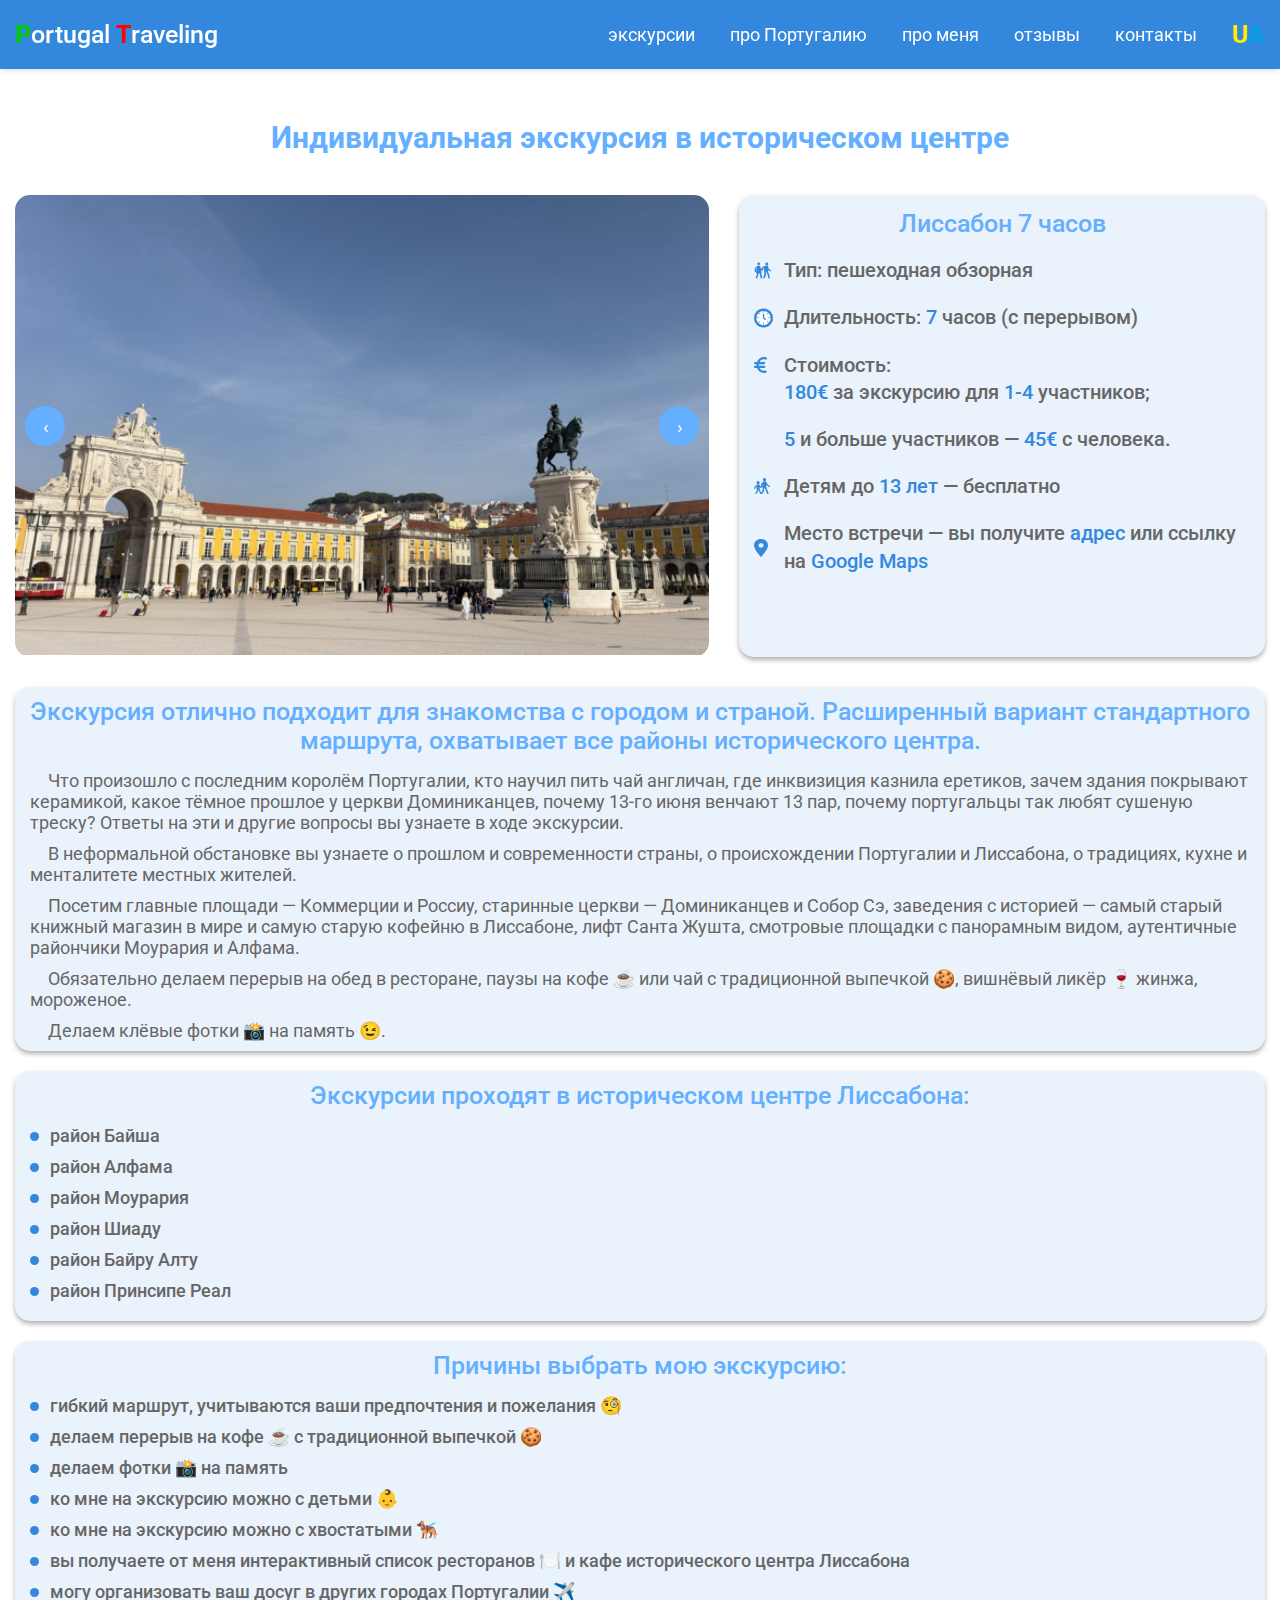
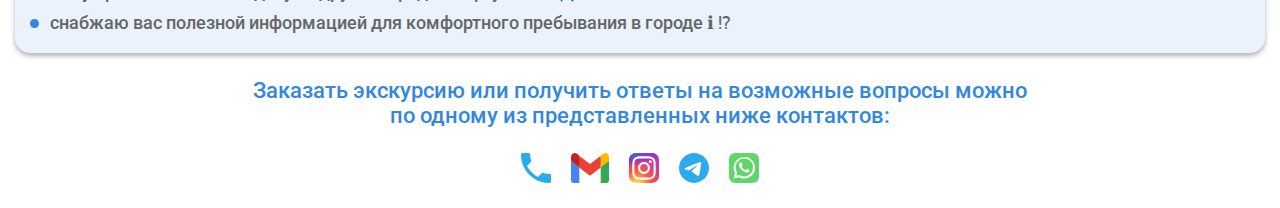
<file: www/ex_lis_7h.html>
<!DOCTYPE html>
<html lang="ru">
<head>
	<meta charset="UTF-8">
	<meta name="viewport" content="width=device-width, initial-scale=1.0">
	<link rel="icon" href="favicone.png" type="image/x-icon">
	<link rel="stylesheet" href="css/ex_lis_3h.css">
	<title>portugaltravel.ing</title>
</head>
<body>
	<div class="wrapper">
<!-- __________________________________header_____________________________ -->
		<header class="header header__container">
			<div class="header__wrapper">
				<a class="logo" href="index.html">
					<span class="logo__p">P</span><span class="logo__ortugal">ortugal </span><span class="logo__t">T</span><span class="logo__raveling">raveling</span>
				</a>
	
				<menu class="menu">
					<div class="menu__body">
						<ul class="menu__list">
							<li class="menu__item"><a class="menu__link" href="index.html">экскурсии</a></li>
							<li class="menu__item"><a class="menu__link" href="#">про Португалию</a></li>
							<li class="menu__item"><a class="menu__link" href="about_me.html">про меня</a></li>
							<li class="menu__item"><a class="menu__link" href="reviews.html">отзывы</a></li>
							<li class="menu__item"><a class="menu__link" href="contacts.html">контакты</a></li>
	
							<li class="menu__item"><a class="lang menu__link" href="#"><span class="lang__u">U</span><span class="lang__a">A</span></a></li>
						</ul>
					</div>
				</menu>
<!-- __________________________menu botton______________________________ -->
				<button class="icon-menu">
					<span></span>
				</button>
<!-- ____________________________menu botton______________________________ -->
			</div>
		</header>
<!-- _______________________________header________________________________ -->
		<!-- __________________________main_________________________________ -->
		<main class="main">
<!-- _____________________________________________________________________ -->
			<section class="ex-lis-3h ex-lis-3h-container">
				<h1 class="ex-lis-3h__title">Индивидуальная экскурсия в историческом центре</h1>

				<div class="ex-lis-3h__box">
					<div class="ex-lis-3h__boxitem ex-lis-3h__boxitem--slider">
						<!---------- slider start ----->
						<div id="slider-container">
							<div id="slider">
								<div class="slide"><img src="img/excursions/excursions_lis_7h/lisbon_slider_1.jpg" alt="Лиссабон"></div>
								<div class="slide"><img src="img/excursions/excursions_lis_7h/lisbon_slider_2.jpg" alt="Лиссабон"></div>
								<div class="slide"><img src="img/excursions/excursions_lis_7h/lisbon_slider_3.jpg" alt="Лиссабон"></div>
								<div class="slide"><img src="img/excursions/excursions_lis_7h/lisbon_slider_4.jpg" alt="Лиссабон"></div>
								<div class="slide"><img src="img/excursions/excursions_lis_7h/lisbon_slider_5.jpg" alt="Лиссабон"></div>
							  <!---------- slider end ------->
							</div>
							<!-- ----slider buttons start-->
							<button class="slider-btn" id="prevBtn">&#8249;</button>
							<button class="slider-btn" id="nextBtn">&#8250;</button>
							<!-- ---slider buttons end----->
						 </div>
					</div>
					

					<div class="ex-lis-3h__boxitem ex-lis-3h__boxitem--info">
						<h2 class="ex-lis-3h__name">Лиссабон 7 часов</h2>

						<span class="ex-lis-3h__type ex-lis-3h__detail">Тип: пешеходная обзорная</span>

						<span class="ex-lis-3h__duration ex-lis-3h__detail">Длительность: <span>7</span> часов (с перерывом)</span>

						<div class="ex-lis-3h__price-box">
							<p class="ex-lis-3h__price ex-lis-3h__detail">Стоимость:</p>
							<p class="ex-lis-3h__detail"><span>180€</span> за экскурсию для <span>1-4</span> участников;</p>
							<p class="ex-lis-3h__detail"><span>5</span> и больше участников — <span>45€</span> с человека.</p>
						</div>
						
						<span class="ex-lis-3h__age ex-lis-3h__detail">Детям до <span>13 лет</span> — бесплатно</span>

						<span class="ex-lis-3h__location ex-lis-3h__detail">Место встречи — вы получите <span>адрес</span> или ссылку на <span>Google Maps</span></span>
					</div>
				</div>

				<div class="exc-descript">
					<div  class="exc-descript__box">
						<h3 class="exc-descript__subtitle">
							Экскурсия отлично подходит для знакомства с городом и страной. Расширенный вариант стандартного маршрута, охватывает все районы исторического центра.
						</h3>

						<p class="exc-descript__par">
							Что произошло с последним королём Португалии, кто научил пить чай англичан, где инквизиция казнила еретиков, зачем здания покрывают керамикой, какое тёмное прошлое у церкви Доминиканцев, почему 13-го июня венчают 13 пар, почему португальцы так любят сушеную треску? Ответы на эти и другие вопросы вы узнаете в ходе экскурсии.
						</p>
	
						<p class="exc-descript__par">
							В неформальной обстановке вы узнаете о прошлом и современности страны, о происхождении Португалии и Лиссабона, о традициях, кухне и менталитете местных жителей.
						</p>
	
						<p class="exc-descript__par">
							Посетим главные площади — Коммерции и Россиу, старинные церкви — Доминиканцев и Собор Сэ, заведения с историей — самый старый книжный магазин в мире и самую старую кофейню в Лиссабоне, лифт Санта Жушта, смотровые площадки с панорамным видом, аутентичные райончики Моурария и Алфама.
						</p>

						<p class="exc-descript__par">
							Обязательно делаем перерыв на обед в ресторане, паузы на кофе ☕ или чай с традиционной выпечкой 🍪, вишнёвый ликёр 🍷 жинжа, мороженое.
						</p>
	
						<p class="exc-descript__par">
							Делаем клёвые фотки 📸 на память 😉.
						</p>
					</div>


					<div class="exc-descript__box">
						<h3 class="exc-descript__subtitle">
							Экскурсии проходят в историческом центре Лиссабона:
						</h3>
						<ul class="exc-descript__list exc-descript__list--districts">
							<li class="exc-descript__li">район Байша</li>
							<li class="exc-descript__li">район Алфама</li>
							<li class="exc-descript__li">район Моурария</li>
							<li class="exc-descript__li">район Шиаду</li>
							<li class="exc-descript__li">район Байру Алту</li>
							<li class="exc-descript__li">район Принсипе Реал</li>
						</ul>
					</div>

					
					<div class="exc-descript__box">
						<h3 class="exc-descript__subtitle">Причины выбрать мою экскурсию:</h3>
						<ul class="exc-descript__list">
							<li class="exc-descript__li">гибкий маршрут, учитываются ваши предпочтения и пожелания 🧐</li>
							<li class="exc-descript__li">делаем перерыв на кофе ☕ c традиционной выпечкой 🍪</li>
							<li class="exc-descript__li">делаем фотки 📸 на память</li>
							<li class="exc-descript__li">ко мне на экскурсию можно с детьми 👶</li>
							<li class="exc-descript__li">ко мне на экскурсию можно с хвостатыми 🐕‍🦺</li>
							<li class="exc-descript__li">вы получаете от меня интерактивный список ресторанов 🍽️ и кафе исторического центра Лиссабона</li>
							<li class="exc-descript__li">могу организовать ваш досуг в других городах Португалии ✈️</li>
							<li class="exc-descript__li">снабжаю вас полезной информацией для комфортного пребывания в городе ℹ ⁉</li>
						</ul>
					</div>
				</div>
			</section>
		</main>
		<!-- __________________________main_________________________________ -->
<!-- ______________________________footer_________________________________ -->
		<footer class="footer">
			<p class="footer__par">
				Заказать экскурсию или получить ответы на возможные вопросы можно по одному из представленных ниже контактов:
			</p>
			<div class="footer__wrapper">
				<ul class="footer__socials">
					<li class="footer__socials-item"><a target="_blank" href="tel:+351920271071"><img src="./img/socials/phone-icon.svg" height="30" alt="phone icon"></a></li>
					<li class="footer__socials-item"><a href="mailto:alex.in.lisbon.mail@gmail.com"><img src="./img/socials/mail-icon.svg" height="30" alt="mail icon"></a></li>
					<li class="footer__socials-item"><a target="_blank" href="https://www.instagram.com/gid_v_lissabone_/"><img src="./img/socials/instagram-icon.svg" height="30" alt="instagram icon"></a></li>
					<li class="footer__socials-item"><a target="_blank" href="https://t.me/Alex_in_lisbon"><img src="./img/socials/telegram-icon.svg" height="30" alt="telegram icon"></a></li>
					<li class="footer__socials-item"><a target="_blank" href="https://wa.me/351920271071"><img src="./img/socials/whatsapp-icon.svg" height="30" alt="whatsapp icon"></a></li>
				</ul>
			</div>
		</footer>
<!-- __________________________________footer_____________________________ -->
	</div>
	<script src="js/script.js"></script>
	<script src="js/sliderex.js"></script>
</body>
</html>
</file>
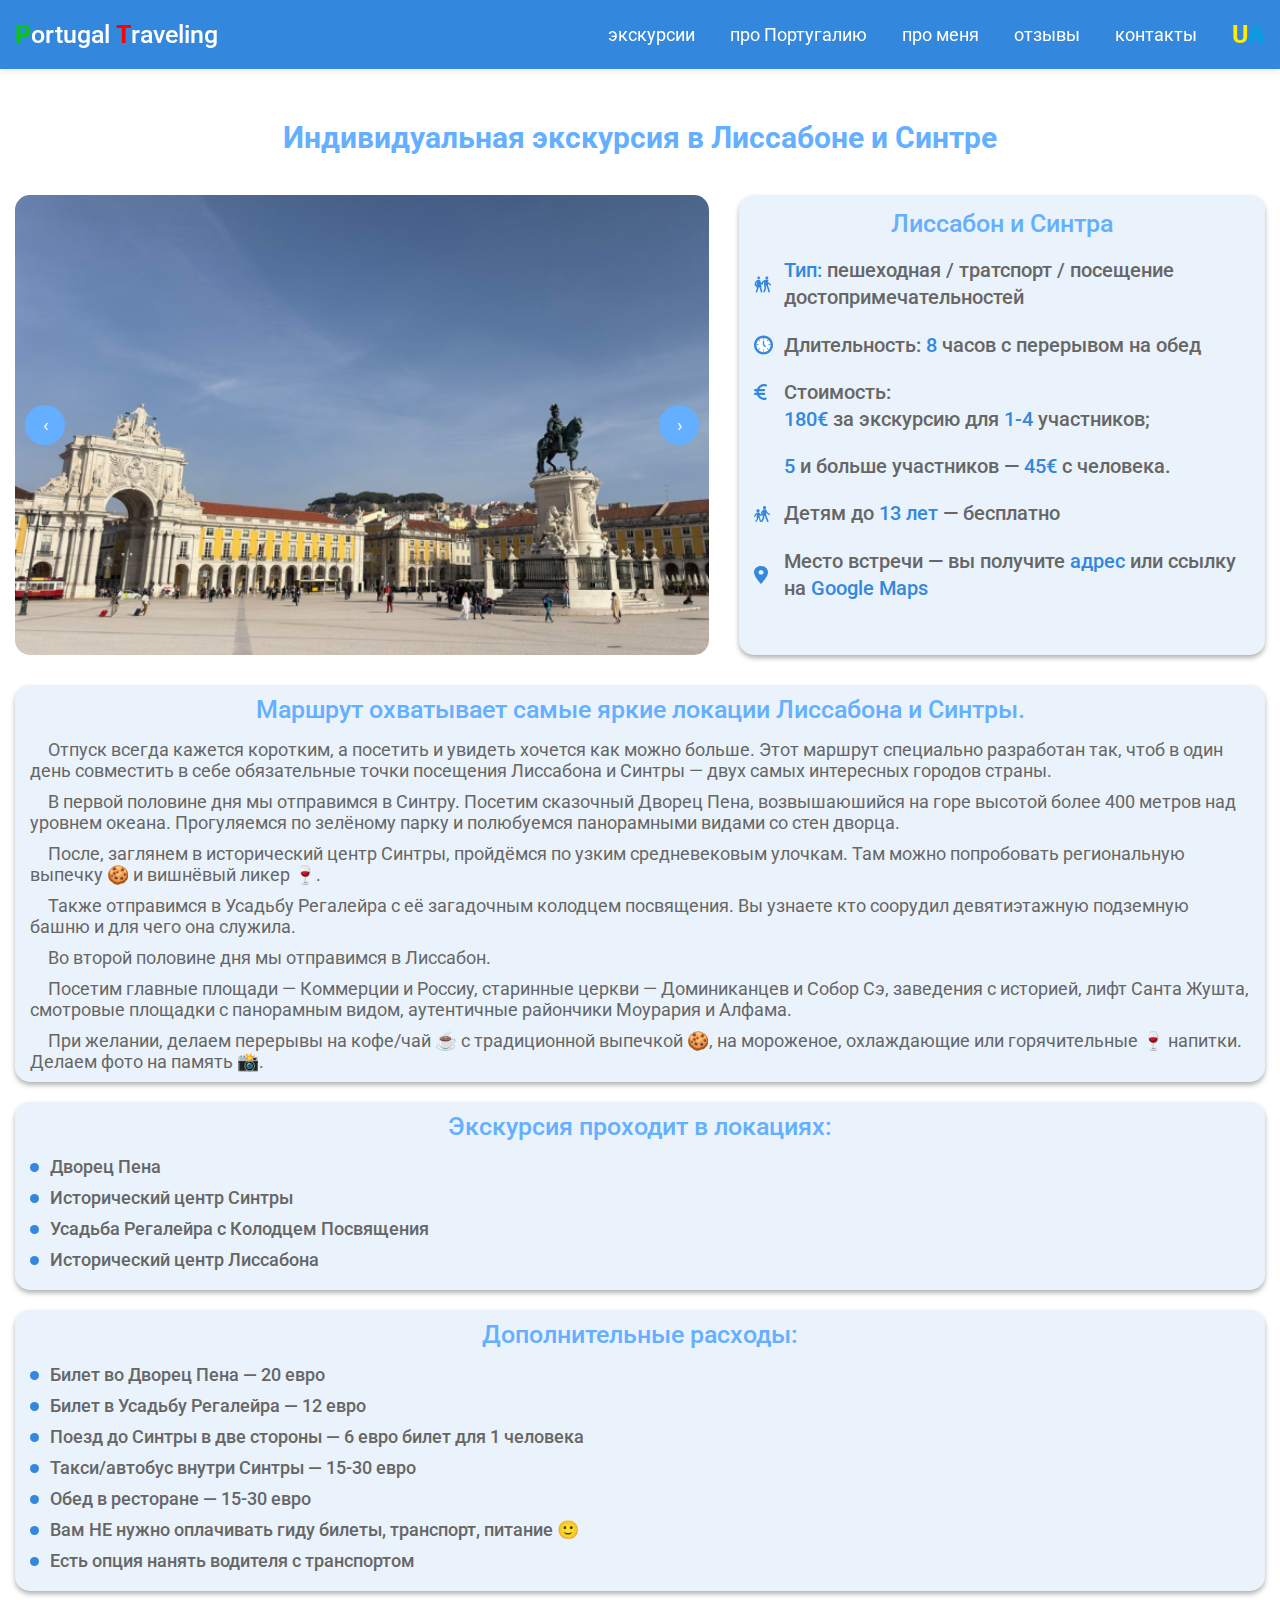
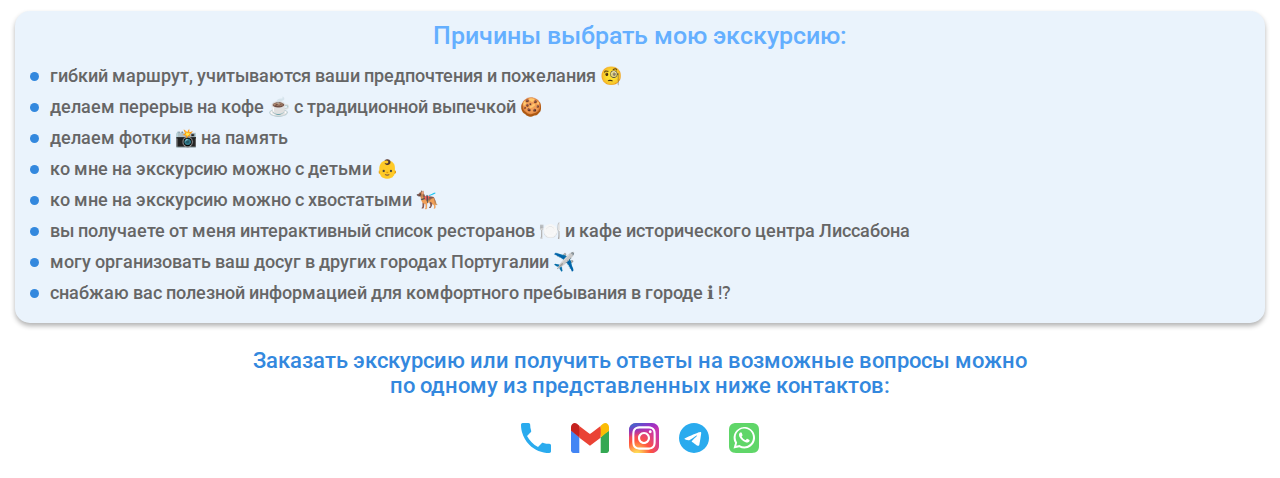
<file: www/ex_lis_sintra_1.html>
<!DOCTYPE html>
<html lang="ru">
<head>
	<meta charset="UTF-8">
	<meta name="viewport" content="width=device-width, initial-scale=1.0">
	<link rel="icon" href="favicone.png" type="image/x-icon">
	<link rel="stylesheet" href="css/ex_lis_3h.css">
	<title>portugaltravel.ing</title>
</head>
<body>
	<div class="wrapper">
<!-- __________________________________header_____________________________ -->
		<header class="header header__container">
			<div class="header__wrapper">
				<a class="logo" href="index.html">
					<span class="logo__p">P</span><span class="logo__ortugal">ortugal </span><span class="logo__t">T</span><span class="logo__raveling">raveling</span>
				</a>
	
				<menu class="menu">
					<div class="menu__body">
						<ul class="menu__list">
							<li class="menu__item"><a class="menu__link" href="index.html">экскурсии</a></li>
							<li class="menu__item"><a class="menu__link" href="#">про Португалию</a></li>
							<li class="menu__item"><a class="menu__link" href="about_me.html">про меня</a></li>
							<li class="menu__item"><a class="menu__link" href="reviews.html">отзывы</a></li>
							<li class="menu__item"><a class="menu__link" href="contacts.html">контакты</a></li>
	
							<li class="menu__item"><a class="lang menu__link" href="#"><span class="lang__u">U</span><span class="lang__a">A</span></a></li>
						</ul>
					</div>
				</menu>
<!-- __________________________menu botton______________________________ -->
				<button class="icon-menu">
					<span></span>
				</button>
<!-- ____________________________menu botton______________________________ -->
			</div>
		</header>
<!-- _______________________________header________________________________ -->
		<!-- __________________________main_________________________________ -->
		<main class="main">
<!-- _____________________________________________________________________ -->
			<section class="ex-lis-3h ex-lis-3h-container">
				<h1 class="ex-lis-3h__title">Индивидуальная экскурсия в Лиссабоне и Синтре</h1>

				<div class="ex-lis-3h__box">
					<div class="ex-lis-3h__boxitem ex-lis-3h__boxitem--slider">
						<!---------- slider start ----->
						<div id="slider-container">
							<div id="slider">
								<div class="slide"><img src="img/excursions/excursions_lis_7h/lisbon_slider_1.jpg" alt="Лиссабон"></div>
								<div class="slide"><img src="img/excursions/excursions_lis_7h/lisbon_slider_3.jpg" alt="Лиссабон"></div>
								<div class="slide"><img src="img/excursions/excursions_lis_7h/lisbon_slider_5.jpg" alt="Монастырь Сэ"></div>
								<div class="slide"><img src="img/excursions/excursions_sin_4h/slider_sintra_1.jpg" alt="Дворец Пена"></div>
								<div class="slide"><img src="img/excursions/excursions_sin_4h/slider_sintra_2.jpg" alt="Дворец Пена"></div>
								<div class="slide"><img src="img/excursions/excursions_sin_4h/slider_sintra_6.jpg" alt="Национальный Дворец Синтры"></div>
								<div class="slide"><img src="img/excursions/excursions_sin_4h/slider_sintra_3.jpg" alt="Усадьба Регалейра"></div>
								<div class="slide"><img src="img/excursions/excursions_sin_4h/slider_sintra_4.jpg" alt="Колодец"></div>
							  <!---------- slider end ------->
							</div>
							<!-- ----slider buttons start-->
							<button class="slider-btn" id="prevBtn">&#8249;</button>
							<button class="slider-btn" id="nextBtn">&#8250;</button>
							<!-- ---slider buttons end----->
						 </div>
					</div>
					

					<div class="ex-lis-3h__boxitem ex-lis-3h__boxitem--info">
						<h2 class="ex-lis-3h__name">Лиссабон и Синтра</h2>

						<span class="ex-lis-3h__type ex-lis-3h__detail ex-lis-3h__type--belem"><span>Тип:</span> пешеходная / тратспорт / посещение достопримечательностей</span>

						<span class="ex-lis-3h__duration ex-lis-3h__detail">Длительность: <span>8</span> часов с перерывом на обед</span>

						<div class="ex-lis-3h__price-box">
							<p class="ex-lis-3h__price ex-lis-3h__detail">Стоимость:</p>
							<p class="ex-lis-3h__detail"><span>180€</span> за экскурсию для <span>1-4</span> участников;</p>
							<p class="ex-lis-3h__detail"><span>5</span> и больше участников — <span>45€</span> с человека.</p>
						</div>
						
						<span class="ex-lis-3h__age ex-lis-3h__detail">Детям до <span>13 лет</span> — бесплатно</span>

						<span class="ex-lis-3h__location ex-lis-3h__detail">Место встречи — вы получите <span>адрес</span> или ссылку на <span>Google Maps</span></span>
					</div>
				</div>

				<div class="exc-descript">
					<div  class="exc-descript__box">
						<h3 class="exc-descript__subtitle">
							Маршрут охватывает самые яркие локации Лиссабона и Синтры.
						</h3>

						<p class="exc-descript__par">
							Отпуск всегда кажется коротким, а посетить и увидеть хочется как можно больше. Этот маршрут специально разработан так, чтоб в один день совместить в себе обязательные точки посещения Лиссабона и Синтры — двух самых интересных городов страны.
						</p>

						<p class="exc-descript__par">
							В первой половине дня мы отправимся в Синтру. Посетим сказочный Дворец Пена, возвышаюшийся на горе высотой более 400 метров над уровнем океана. Прогуляемся по зелёному парку и полюбуемся панорамными видами со стен дворца.
						</p>

						<p class="exc-descript__par">
							После, заглянем в исторический центр Синтры, пройдёмся по узким средневековым улочкам. Там можно попробовать региональную выпечку 🍪 и вишнёвый ликер 🍷.
						</p>

						<p class="exc-descript__par">
							Также отправимся в Усадьбу Регалейра с её загадочным колодцем посвящения. Вы узнаете кто соорудил девятиэтажную подземную башню и для чего она служила.
						</p>
	
						<p class="exc-descript__par">
							Во второй половине дня мы отправимся в Лиссабон. 
						</p>

						<p class="exc-descript__par">
							Посетим главные площади — Коммерции и Россиу, старинные церкви — Доминиканцев и Собор Сэ, заведения с историей, лифт Санта Жушта, смотровые площадки с панорамным видом, аутентичные райончики Моурария и Алфама.
						</p>
	
						<p class="exc-descript__par">
							При желании, делаем перерывы на кофе/чай ☕ с традиционной выпечкой 🍪, на мороженое, охлаждающие или горячительные 🍷 напитки. Делаем фото на память 📸.
						</p>
					</div>
					
					<div class="exc-descript__box">
						<h3 class="exc-descript__subtitle">
							Экскурсия проходит в локациях:
						</h3>
						<ul class="exc-descript__list exc-descript__list--districts">
							<li class="exc-descript__li">Дворец Пена</li>
							<li class="exc-descript__li">Исторический центр Синтры</li>
							<li class="exc-descript__li">Усадьба Регалейра с Колодцем Посвящения</li>
							<li class="exc-descript__li">Исторический центр Лиссабона</li>
						</ul>
					</div>

					<div class="exc-descript__box">
						<h3 class="exc-descript__subtitle">
							Дополнительные расходы:
						</h3>
						<ul class="exc-descript__list exc-descript__list--districts">
							<li class="exc-descript__li">Билет во Дворец Пена — 20 евро</li>
							<li class="exc-descript__li">Билет в Усадьбу Регалейра — 12 евро</li>
							<li class="exc-descript__li">Поезд до Синтры в две стороны — 6 евро билет для 1 человека</li>
							<li class="exc-descript__li">Такси/автобус внутри Синтры — 15-30 евро</li>
							<li class="exc-descript__li">Обед в ресторане — 15-30 евро</li>
							<li class="exc-descript__li">Вам НЕ нужно оплачивать гиду билеты, транспорт, питание 🙂</li>
							<li class="exc-descript__li">Есть опция нанять водителя с транспортом</li>
						</ul>
					</div>

					<div class="exc-descript__box">
						<h3 class="exc-descript__subtitle">Причины выбрать мою экскурсию:</h3>
						<ul class="exc-descript__list">
							<li class="exc-descript__li">гибкий маршрут, учитываются ваши предпочтения и пожелания 🧐</li>
							<li class="exc-descript__li">делаем перерыв на кофе ☕ c традиционной выпечкой 🍪</li>
							<li class="exc-descript__li">делаем фотки 📸 на память</li>
							<li class="exc-descript__li">ко мне на экскурсию можно с детьми 👶</li>
							<li class="exc-descript__li">ко мне на экскурсию можно с хвостатыми 🐕‍🦺</li>
							<li class="exc-descript__li">вы получаете от меня интерактивный список ресторанов 🍽️ и кафе исторического центра Лиссабона</li>
							<li class="exc-descript__li">могу организовать ваш досуг в других городах Португалии ✈️</li>
							<li class="exc-descript__li">снабжаю вас полезной информацией для комфортного пребывания в городе ℹ ⁉</li>
						</ul>
					</div>
				</div>
			</section>
		</main>
		<!-- __________________________main_________________________________ -->
<!-- ______________________________footer_________________________________ -->
		<footer class="footer">
			<p class="footer__par">
				Заказать экскурсию или получить ответы на возможные вопросы можно по одному из представленных ниже контактов:
			</p>
			<div class="footer__wrapper">
				<ul class="footer__socials">
					<li class="footer__socials-item"><a target="_blank" href="tel:+351920271071"><img src="./img/socials/phone-icon.svg" height="30" alt="phone icon"></a></li>
					<li class="footer__socials-item"><a href="mailto:alex.in.lisbon.mail@gmail.com"><img src="./img/socials/mail-icon.svg" height="30" alt="mail icon"></a></li>
					<li class="footer__socials-item"><a target="_blank" href="https://www.instagram.com/gid_v_lissabone_/"><img src="./img/socials/instagram-icon.svg" height="30" alt="instagram icon"></a></li>
					<li class="footer__socials-item"><a target="_blank" href="https://t.me/Alex_in_lisbon"><img src="./img/socials/telegram-icon.svg" height="30" alt="telegram icon"></a></li>
					<li class="footer__socials-item"><a target="_blank" href="https://wa.me/351920271071"><img src="./img/socials/whatsapp-icon.svg" height="30" alt="whatsapp icon"></a></li>
				</ul>
			</div>
		</footer>
<!-- __________________________________footer_____________________________ -->
	</div>
	<script src="js/script.js"></script>
	<script src="js/sliderex.js"></script>
</body>
</html>
</file>
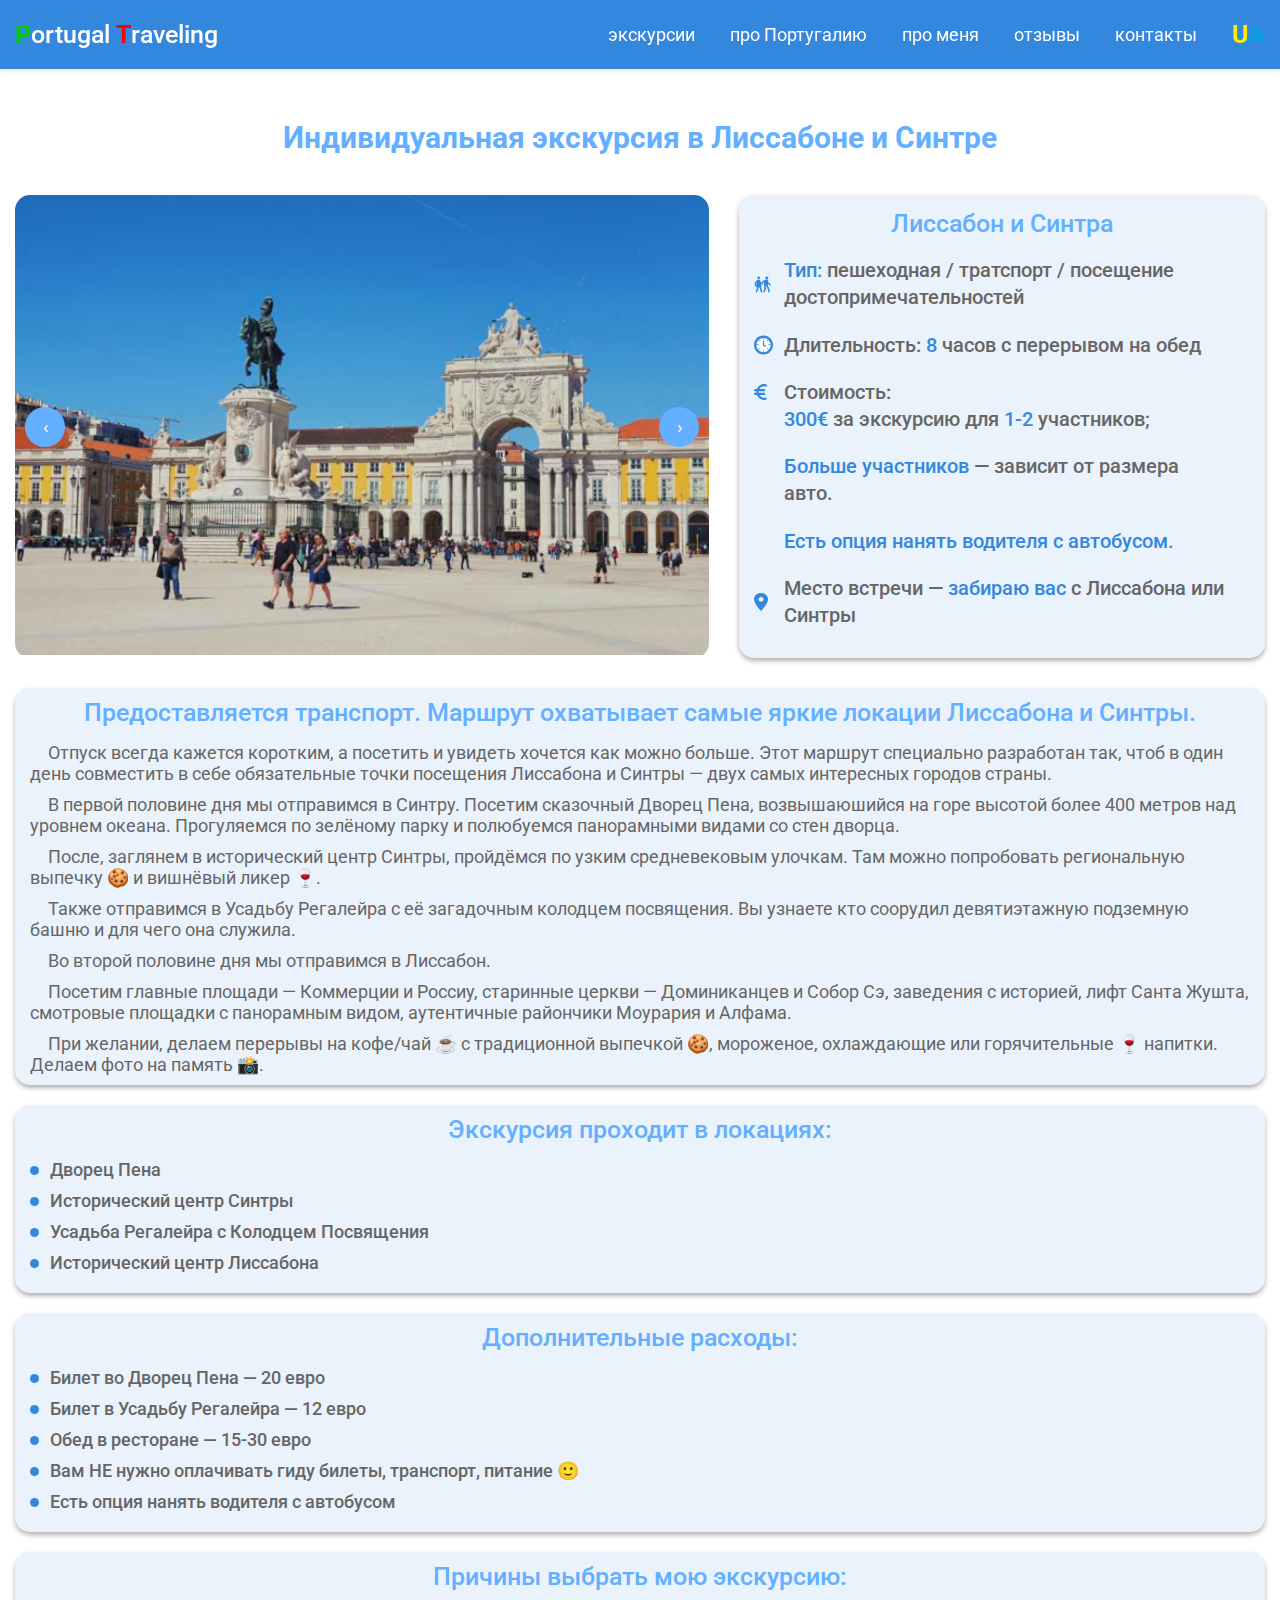
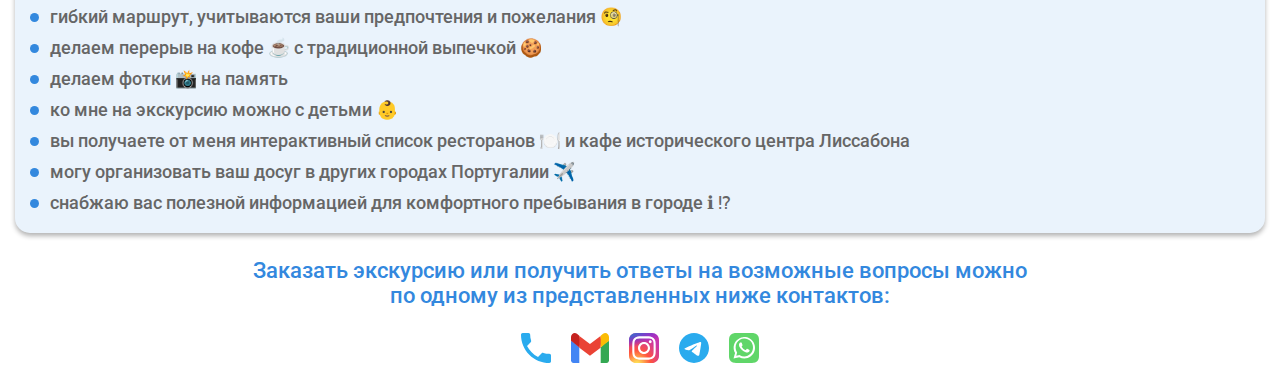
<file: www/ex_lis_sintra_2.html>
<!DOCTYPE html>
<html lang="ru">
<head>
	<meta charset="UTF-8">
	<meta name="viewport" content="width=device-width, initial-scale=1.0">
	<link rel="icon" href="favicone.png" type="image/x-icon">
	<link rel="stylesheet" href="css/ex_lis_3h.css">
	<title>portugaltravel.ing</title>
</head>
<body>
	<div class="wrapper">
<!-- __________________________________header_____________________________ -->
		<header class="header header__container">
			<div class="header__wrapper">
				<a class="logo" href="index.html">
					<span class="logo__p">P</span><span class="logo__ortugal">ortugal </span><span class="logo__t">T</span><span class="logo__raveling">raveling</span>
				</a>
	
				<menu class="menu">
					<div class="menu__body">
						<ul class="menu__list">
							<li class="menu__item"><a class="menu__link" href="index.html">экскурсии</a></li>
							<li class="menu__item"><a class="menu__link" href="#">про Португалию</a></li>
							<li class="menu__item"><a class="menu__link" href="about_me.html">про меня</a></li>
							<li class="menu__item"><a class="menu__link" href="reviews.html">отзывы</a></li>
							<li class="menu__item"><a class="menu__link" href="contacts.html">контакты</a></li>
	
							<li class="menu__item"><a class="lang menu__link" href="#"><span class="lang__u">U</span><span class="lang__a">A</span></a></li>
						</ul>
					</div>
				</menu>
<!-- __________________________menu botton______________________________ -->
				<button class="icon-menu">
					<span></span>
				</button>
<!-- ____________________________menu botton______________________________ -->
			</div>
		</header>
<!-- _______________________________header________________________________ -->
		<!-- __________________________main_________________________________ -->
		<main class="main">
<!-- _____________________________________________________________________ -->
			<section class="ex-lis-3h ex-lis-3h-container">
				<h1 class="ex-lis-3h__title">Индивидуальная экскурсия в Лиссабоне и Синтре</h1>

				<div class="ex-lis-3h__box">
					<div class="ex-lis-3h__boxitem ex-lis-3h__boxitem--slider">
						<!---------- slider start ----->
						<div id="slider-container">
							<div id="slider">
								<div class="slide"><img src="img/excursions/excursions_lis_3h/lisbon_slider_1.jpg" alt="Лиссабон"></div>
								<div class="slide"><img src="img/excursions/excursions_lis_3h/lisbon_slider_2.jpg" alt="Лиссабон"></div>
								<div class="slide"><img src="img/excursions/excursions_lis_3h/lisbon_slider_3.jpg" alt="Лиссабон"></div>
								<div class="slide"><img src="img/excursions/excursions_sin_4h/slider_sintra_1.jpg" alt="Дворец Пена"></div>
								<div class="slide"><img src="img/excursions/excursions_sin_4h/slider_sintra_2.jpg" alt="Дворец Пена"></div>
								<div class="slide"><img src="img/excursions/excursions_sin_4h/slider_sintra_3.jpg" alt="Усадьба Регалейра"></div>
								<div class="slide"><img src="img/excursions/excursions_sin_4h/slider_sintra_4.jpg" alt="Колодец Посвящения"></div>
								<div class="slide"><img src="img/excursions/excursions_sin_4h/slider_sintra_8.jpg" alt="Мыс Кабо да Рока"></div>
								<div class="slide"><img src="img/excursions/excursions_sin_4h/slider_sintra_9.jpg" alt="Мыс Кабо да Рока"></div>
							  <!---------- slider end ------->
							</div>
							<!-- ----slider buttons start-->
							<button class="slider-btn" id="prevBtn">&#8249;</button>
							<button class="slider-btn" id="nextBtn">&#8250;</button>
							<!-- ---slider buttons end----->
						 </div>
					</div>
					

					<div class="ex-lis-3h__boxitem ex-lis-3h__boxitem--info">
						<h2 class="ex-lis-3h__name">Лиссабон и Синтра</h2>

						<span class="ex-lis-3h__type ex-lis-3h__detail ex-lis-3h__type--belem"><span>Тип:</span> пешеходная / тратспорт / посещение достопримечательностей</span>

						<span class="ex-lis-3h__duration ex-lis-3h__detail">Длительность: <span>8</span> часов с перерывом на обед</span>

						<div class="ex-lis-3h__price-box">
							<p class="ex-lis-3h__price ex-lis-3h__detail">Стоимость:</p>
							<p class="ex-lis-3h__detail"><span>300€</span> за экскурсию для <span>1-2</span> участников;</p>
							<p class="ex-lis-3h__detail"><span>Больше участников</span> — зависит от размера авто.</p>
						</div>
						
						<span class="ex-lis-3h__detail"><span>Есть опция нанять водителя с автобусом.</span></span>

						<span class="ex-lis-3h__location ex-lis-3h__detail">Место встречи — <span>забираю вас</span> с Лиссабона или Синтры</span>
					</div>
				</div>

				<div class="exc-descript">
					<div  class="exc-descript__box">
						<h3 class="exc-descript__subtitle">
							Предоставляется транспорт. Маршрут охватывает самые яркие локации Лиссабона и Синтры.
						</h3>

						<p class="exc-descript__par">
							Отпуск всегда кажется коротким, а посетить и увидеть хочется как можно больше. Этот маршрут специально разработан так, чтоб в один день совместить в себе обязательные точки посещения Лиссабона и Синтры — двух самых интересных городов страны.
						</p>

						<p class="exc-descript__par">
							В первой половине дня мы отправимся в Синтру. Посетим сказочный Дворец Пена, возвышаюшийся на горе высотой более 400 метров над уровнем океана. Прогуляемся по зелёному парку и полюбуемся панорамными видами со стен дворца.
						</p>

						<p class="exc-descript__par">
							После, заглянем в исторический центр Синтры, пройдёмся по узким средневековым улочкам. Там можно попробовать региональную выпечку 🍪 и вишнёвый ликер 🍷.
						</p>

						<p class="exc-descript__par">
							Также отправимся в Усадьбу Регалейра с её загадочным колодцем посвящения. Вы узнаете кто соорудил девятиэтажную подземную башню и для чего она служила.
						</p>
	
						<p class="exc-descript__par">
							Во второй половине дня мы отправимся в Лиссабон. 
						</p>

						<p class="exc-descript__par">
							Посетим главные площади — Коммерции и Россиу, старинные церкви — Доминиканцев и Собор Сэ, заведения с историей, лифт Санта Жушта, смотровые площадки с панорамным видом, аутентичные райончики Моурария и Алфама.
						</p>
	
						<p class="exc-descript__par">
							При желании, делаем перерывы на кофе/чай ☕ с традиционной выпечкой 🍪, мороженое, охлаждающие или горячительные 🍷 напитки. Делаем фото на память 📸.
						</p>
					</div>
					
					<div class="exc-descript__box">
						<h3 class="exc-descript__subtitle">
							Экскурсия проходит в локациях:
						</h3>
						<ul class="exc-descript__list exc-descript__list--districts">
							<li class="exc-descript__li">Дворец Пена</li>
							<li class="exc-descript__li">Исторический центр Синтры</li>
							<li class="exc-descript__li">Усадьба Регалейра с Колодцем Посвящения</li>
							<li class="exc-descript__li">Исторический центр Лиссабона</li>
						</ul>
					</div>

					<div class="exc-descript__box">
						<h3 class="exc-descript__subtitle">
							Дополнительные расходы:
						</h3>
						<ul class="exc-descript__list exc-descript__list--districts">
							<li class="exc-descript__li">Билет во Дворец Пена — 20 евро</li>
							<li class="exc-descript__li">Билет в Усадьбу Регалейра — 12 евро</li>
							<li class="exc-descript__li">Обед в ресторане — 15-30 евро</li>
							<li class="exc-descript__li">Вам НЕ нужно оплачивать гиду билеты, транспорт, питание 🙂</li>
							<li class="exc-descript__li">Есть опция нанять водителя с автобусом</li>
						</ul>
					</div>

					<div class="exc-descript__box">
						<h3 class="exc-descript__subtitle">Причины выбрать мою экскурсию:</h3>
						<ul class="exc-descript__list">
							<li class="exc-descript__li">гибкий маршрут, учитываются ваши предпочтения и пожелания 🧐</li>
							<li class="exc-descript__li">делаем перерыв на кофе ☕ c традиционной выпечкой 🍪</li>
							<li class="exc-descript__li">делаем фотки 📸 на память</li>
							<li class="exc-descript__li">ко мне на экскурсию можно с детьми 👶</li>
							<li class="exc-descript__li">вы получаете от меня интерактивный список ресторанов 🍽️ и кафе исторического центра Лиссабона</li>
							<li class="exc-descript__li">могу организовать ваш досуг в других городах Португалии ✈️</li>
							<li class="exc-descript__li">снабжаю вас полезной информацией для комфортного пребывания в городе ℹ ⁉</li>
						</ul>
					</div>
				</div>
			</section>
		</main>
		<!-- __________________________main_________________________________ -->
<!-- ______________________________footer_________________________________ -->
		<footer class="footer">
			<p class="footer__par">
				Заказать экскурсию или получить ответы на возможные вопросы можно по одному из представленных ниже контактов:
			</p>
			<div class="footer__wrapper">
				<ul class="footer__socials">
					<li class="footer__socials-item"><a target="_blank" href="tel:+351920271071"><img src="./img/socials/phone-icon.svg" height="30" alt="phone icon"></a></li>
					<li class="footer__socials-item"><a href="mailto:alex.in.lisbon.mail@gmail.com"><img src="./img/socials/mail-icon.svg" height="30" alt="mail icon"></a></li>
					<li class="footer__socials-item"><a target="_blank" href="https://www.instagram.com/gid_v_lissabone_/"><img src="./img/socials/instagram-icon.svg" height="30" alt="instagram icon"></a></li>
					<li class="footer__socials-item"><a target="_blank" href="https://t.me/Alex_in_lisbon"><img src="./img/socials/telegram-icon.svg" height="30" alt="telegram icon"></a></li>
					<li class="footer__socials-item"><a target="_blank" href="https://wa.me/351920271071"><img src="./img/socials/whatsapp-icon.svg" height="30" alt="whatsapp icon"></a></li>
				</ul>
			</div>
		</footer>
<!-- __________________________________footer_____________________________ -->
	</div>
	<script src="js/script.js"></script>
	<script src="js/sliderex.js"></script>
</body>
</html>
</file>
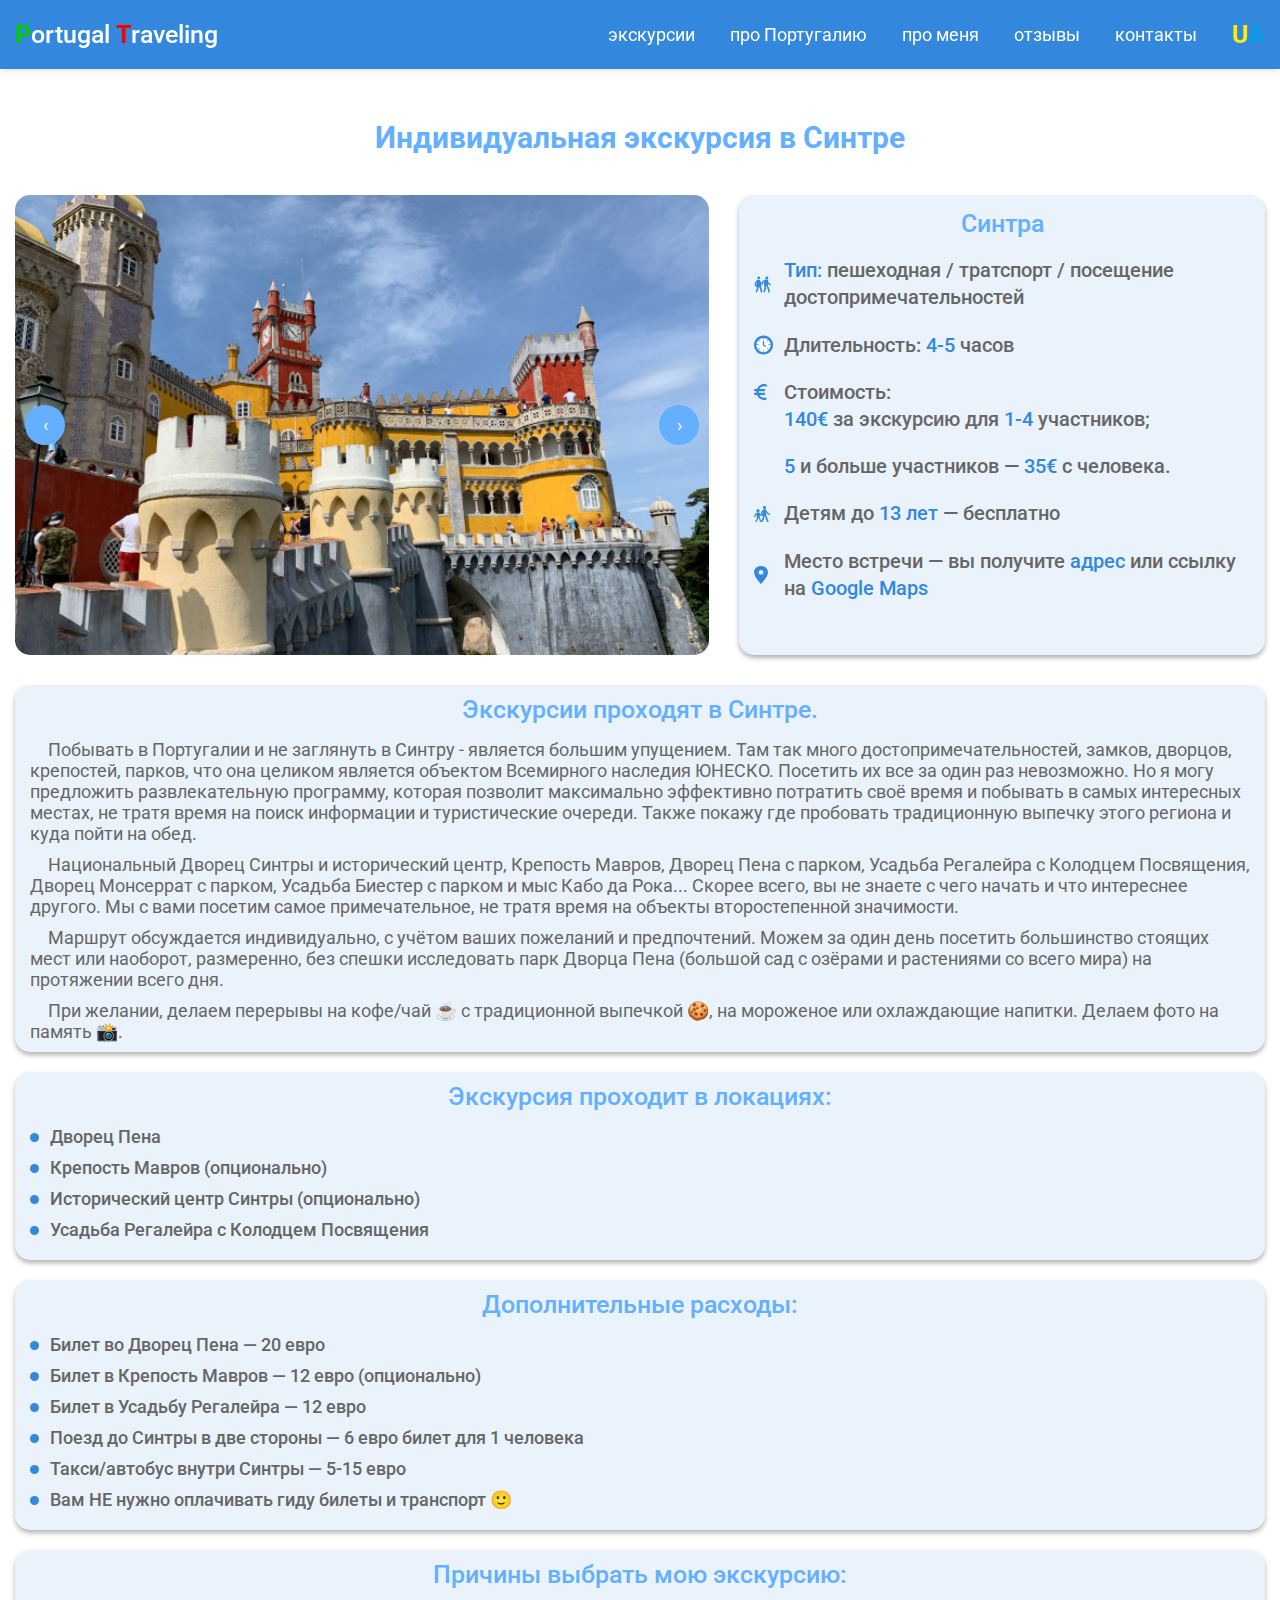
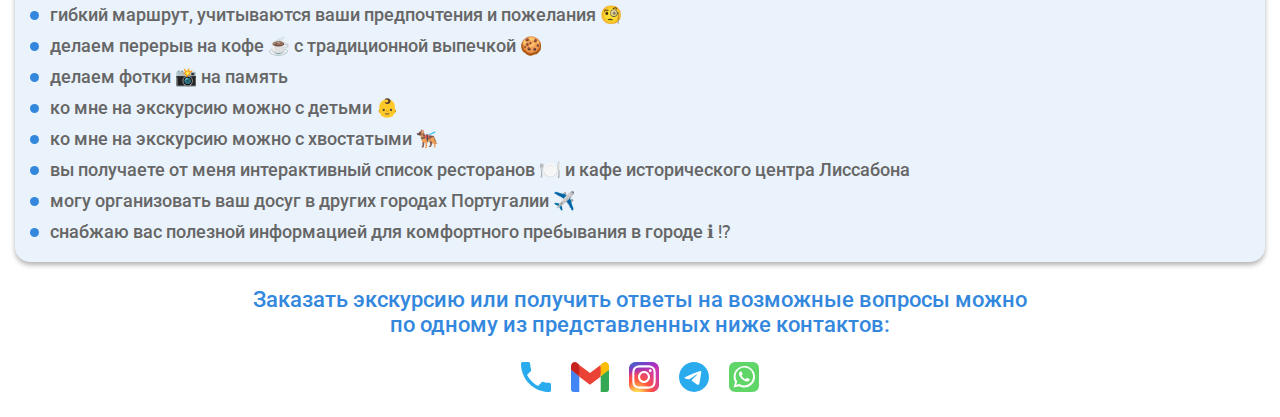
<file: www/ex_sintra_4h.html>
<!DOCTYPE html>
<html lang="ru">
<head>
	<meta charset="UTF-8">
	<meta name="viewport" content="width=device-width, initial-scale=1.0">
	<link rel="icon" href="favicone.png" type="image/x-icon">
	<link rel="stylesheet" href="css/ex_lis_3h.css">
	<title>portugaltravel.ing</title>
</head>
<body>
	<div class="wrapper">
<!-- __________________________________header_____________________________ -->
		<header class="header header__container">
			<div class="header__wrapper">
				<a class="logo" href="index.html">
					<span class="logo__p">P</span><span class="logo__ortugal">ortugal </span><span class="logo__t">T</span><span class="logo__raveling">raveling</span>
				</a>
	
				<menu class="menu">
					<div class="menu__body">
						<ul class="menu__list">
							<li class="menu__item"><a class="menu__link" href="index.html">экскурсии</a></li>
							<li class="menu__item"><a class="menu__link" href="#">про Португалию</a></li>
							<li class="menu__item"><a class="menu__link" href="about_me.html">про меня</a></li>
							<li class="menu__item"><a class="menu__link" href="reviews.html">отзывы</a></li>
							<li class="menu__item"><a class="menu__link" href="contacts.html">контакты</a></li>
	
							<li class="menu__item"><a class="lang menu__link" href="#"><span class="lang__u">U</span><span class="lang__a">A</span></a></li>
						</ul>
					</div>
				</menu>
<!-- __________________________menu botton______________________________ -->
				<button class="icon-menu">
					<span></span>
				</button>
<!-- ____________________________menu botton______________________________ -->
			</div>
		</header>
<!-- _______________________________header________________________________ -->
		<!-- __________________________main_________________________________ -->
		<main class="main">
<!-- _____________________________________________________________________ -->
			<section class="ex-lis-3h ex-lis-3h-container">
				<h1 class="ex-lis-3h__title">Индивидуальная экскурсия в Синтре</h1>

				<div class="ex-lis-3h__box">
					<div class="ex-lis-3h__boxitem ex-lis-3h__boxitem--slider">
						<!---------- slider start ----->
						<div id="slider-container">
							<div id="slider">
								<div class="slide"><img src="img/excursions/excursions_sin_4h/slider_sintra_1.jpg" alt="Дворец Пена"></div>
								<div class="slide"><img src="img/excursions/excursions_sin_4h/slider_sintra_2.jpg" alt="Дворец Пена"></div>
								<div class="slide"><img src="img/excursions/excursions_sin_4h/slider_sintra_3.jpg" alt="Усадьба Регалейра"></div>
								<div class="slide"><img src="img/excursions/excursions_sin_4h/slider_sintra_4.jpg" alt="Колодец Посвящения"></div>
								<div class="slide"><img src="img/excursions/excursions_sin_4h/slider_sintra_5.jpg" alt="Крепость Мавров"></div>
								<div class="slide"><img src="img/excursions/excursions_sin_4h/slider_sintra_6.jpg" alt="Национальный Дворец Синтры"></div>
								<div class="slide"><img src="img/excursions/excursions_sin_4h/slider_sintra_7.jpg" alt="Дворец Монсеррат"></div>
								<div class="slide"><img src="img/excursions/excursions_sin_4h/slider_sintra_8.jpg" alt="Мыс Кабо да Рока"></div>
								<div class="slide"><img src="img/excursions/excursions_sin_4h/slider_sintra_9.jpg" alt="Мыс Кабо да Рока"></div>
								<div class="slide"><img src="img/excursions/excursions_sin_4h/slider_sintra_10.jpg" alt="Пляж Урса"></div>
							  <!---------- slider end ------->
							</div>
							<!-- ----slider buttons start-->
							<button class="slider-btn" id="prevBtn">&#8249;</button>
							<button class="slider-btn" id="nextBtn">&#8250;</button>
							<!-- ---slider buttons end----->
						 </div>
					</div>
					

					<div class="ex-lis-3h__boxitem ex-lis-3h__boxitem--info">
						<h2 class="ex-lis-3h__name">Синтра</h2>

						<span class="ex-lis-3h__type ex-lis-3h__detail ex-lis-3h__type--belem"><span>Тип:</span> пешеходная / тратспорт / посещение достопримечательностей</span>

						<span class="ex-lis-3h__duration ex-lis-3h__detail">Длительность: <span>4-5</span> часов</span>

						<div class="ex-lis-3h__price-box">
							<p class="ex-lis-3h__price ex-lis-3h__detail">Стоимость:</p>
							<p class="ex-lis-3h__detail"><span>140€</span> за экскурсию для <span>1-4</span> участников;</p>
							<p class="ex-lis-3h__detail"><span>5</span> и больше участников — <span>35€</span> с человека.</p>
						</div>
						
						<span class="ex-lis-3h__age ex-lis-3h__detail">Детям до <span>13 лет</span> — бесплатно</span>

						<span class="ex-lis-3h__location ex-lis-3h__detail">Место встречи — вы получите <span>адрес</span> или ссылку на <span>Google Maps</span></span>
					</div>
				</div>

				<div class="exc-descript">
					<div  class="exc-descript__box">
						<h3 class="exc-descript__subtitle">
							Экскурсии проходят в Синтре.
						</h3>
	
						<p class="exc-descript__par">
							Побывать в Португалии и не заглянуть в Синтру - является большим упущением. Там так много достопримечательностей, замков, дворцов, крепостей, парков, что она целиком является объектом Всемирного наследия ЮНЕСКО. Посетить их все за один раз невозможно. Но я могу предложить развлекательную программу, которая позволит максимально эффективно потратить своё время и побывать в самых интересных местах, не тратя время на поиск информации и туристические очереди. Также покажу где пробовать традиционную выпечку этого региона и куда пойти на обед.
						</p>

						<p class="exc-descript__par">
							Национальный Дворец Синтры и исторический центр, Крепость Мавров, Дворец Пена с парком, Усадьба Регалейра с Колодцем Посвящения, Дворец Монсеррат с парком, Усадьба Биестер с парком и мыс Кабо да Рока... Скорее всего, вы не знаете с чего начать и что интереснее другого. Мы с вами посетим самое примечательное, не тратя время на объекты второстепенной значимости.
						</p>

						<p class="exc-descript__par">
							Маршрут обсуждается индивидуально, с учётом ваших пожеланий и предпочтений. Можем за один день посетить большинство стоящих мест или наоборот, размеренно, без спешки исследовать парк Дворца Пена (большой сад с озёрами и растениями со всего мира) на протяжении всего дня.
						</p>
	
						<p class="exc-descript__par">
							При желании, делаем перерывы на кофе/чай ☕ с традиционной выпечкой 🍪, на мороженое или охлаждающие напитки. Делаем фото на память 📸.
						</p>
					</div>
					
					<div class="exc-descript__box">
						<h3 class="exc-descript__subtitle">
							Экскурсия проходит в локациях:
						</h3>
						<ul class="exc-descript__list exc-descript__list--districts">
							<li class="exc-descript__li">Дворец Пена</li>
							<li class="exc-descript__li">Крепость Мавров (опционально)</li>
							<li class="exc-descript__li">Исторический центр Синтры (опционально)</li>
							<li class="exc-descript__li">Усадьба Регалейра с Колодцем Посвящения</li>
						</ul>
					</div>

					<div class="exc-descript__box">
						<h3 class="exc-descript__subtitle">
							Дополнительные расходы:
						</h3>
						<ul class="exc-descript__list exc-descript__list--districts">
							<li class="exc-descript__li">Билет во Дворец Пена — 20 евро</li>
							<li class="exc-descript__li">Билет в Крепость Мавров — 12 евро (опционально)</li>
							<li class="exc-descript__li">Билет в Усадьбу Регалейра — 12 евро</li>
							<li class="exc-descript__li">Поезд до Синтры в две стороны — 6 евро билет для 1 человека</li>
							<li class="exc-descript__li">Такси/автобус внутри Синтры — 5-15 евро</li>
							<li class="exc-descript__li">Вам НЕ нужно оплачивать гиду билеты и транспорт 🙂</li>
						</ul>
					</div>

					<div class="exc-descript__box">
						<h3 class="exc-descript__subtitle">Причины выбрать мою экскурсию:</h3>
						<ul class="exc-descript__list">
							<li class="exc-descript__li">гибкий маршрут, учитываются ваши предпочтения и пожелания 🧐</li>
							<li class="exc-descript__li">делаем перерыв на кофе ☕ c традиционной выпечкой 🍪</li>
							<li class="exc-descript__li">делаем фотки 📸 на память</li>
							<li class="exc-descript__li">ко мне на экскурсию можно с детьми 👶</li>
							<li class="exc-descript__li">ко мне на экскурсию можно с хвостатыми 🐕‍🦺</li>
							<li class="exc-descript__li">вы получаете от меня интерактивный список ресторанов 🍽️ и кафе исторического центра Лиссабона</li>
							<li class="exc-descript__li">могу организовать ваш досуг в других городах Португалии ✈️</li>
							<li class="exc-descript__li">снабжаю вас полезной информацией для комфортного пребывания в городе ℹ ⁉</li>
						</ul>
					</div>
				</div>
			</section>
		</main>
		<!-- __________________________main_________________________________ -->
<!-- ______________________________footer_________________________________ -->
		<footer class="footer">
			<p class="footer__par">
				Заказать экскурсию или получить ответы на возможные вопросы можно по одному из представленных ниже контактов:
			</p>
			<div class="footer__wrapper">
				<ul class="footer__socials">
					<li class="footer__socials-item"><a target="_blank" href="tel:+351920271071"><img src="./img/socials/phone-icon.svg" height="30" alt="phone icon"></a></li>
					<li class="footer__socials-item"><a href="mailto:alex.in.lisbon.mail@gmail.com"><img src="./img/socials/mail-icon.svg" height="30" alt="mail icon"></a></li>
					<li class="footer__socials-item"><a target="_blank" href="https://www.instagram.com/gid_v_lissabone_/"><img src="./img/socials/instagram-icon.svg" height="30" alt="instagram icon"></a></li>
					<li class="footer__socials-item"><a target="_blank" href="https://t.me/Alex_in_lisbon"><img src="./img/socials/telegram-icon.svg" height="30" alt="telegram icon"></a></li>
					<li class="footer__socials-item"><a target="_blank" href="https://wa.me/351920271071"><img src="./img/socials/whatsapp-icon.svg" height="30" alt="whatsapp icon"></a></li>
				</ul>
			</div>
		</footer>
<!-- __________________________________footer_____________________________ -->
	</div>
	<script src="js/script.js"></script>
	<script src="js/sliderex.js"></script>
</body>
</html>
</file>
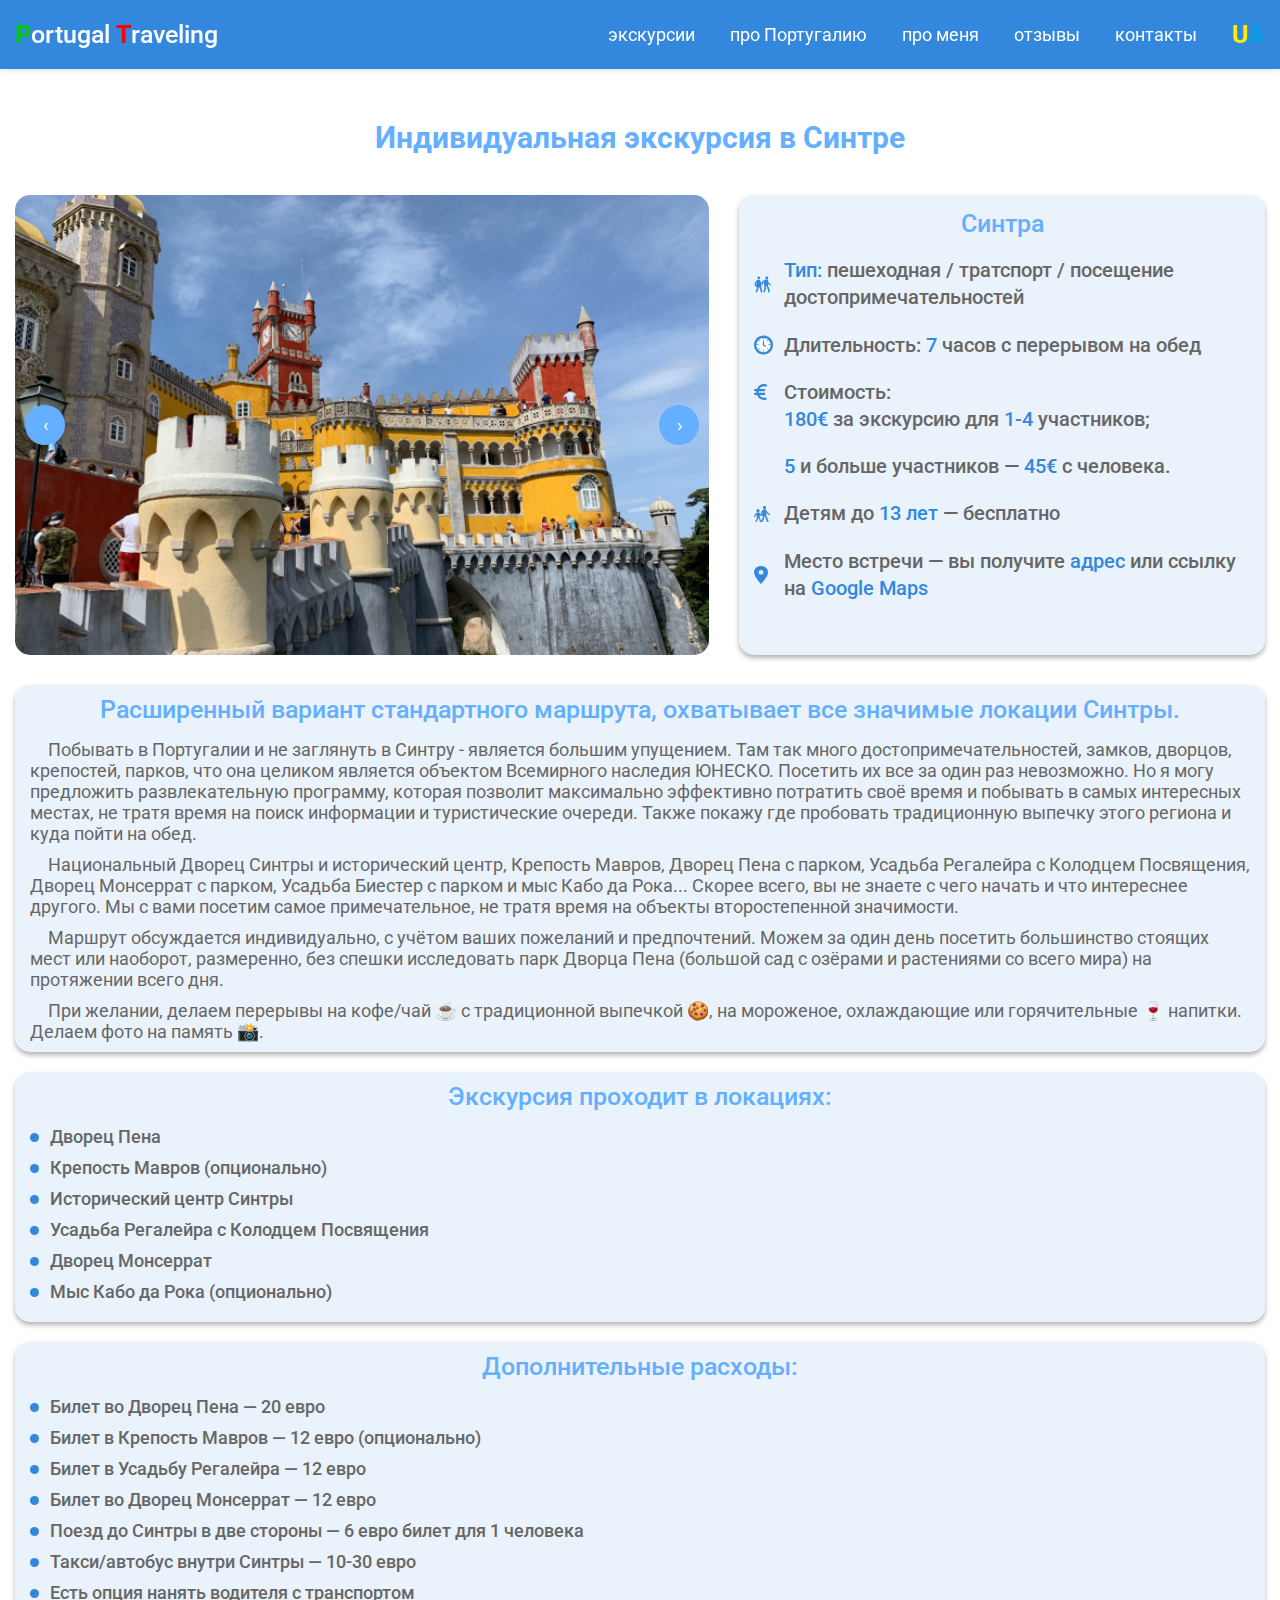
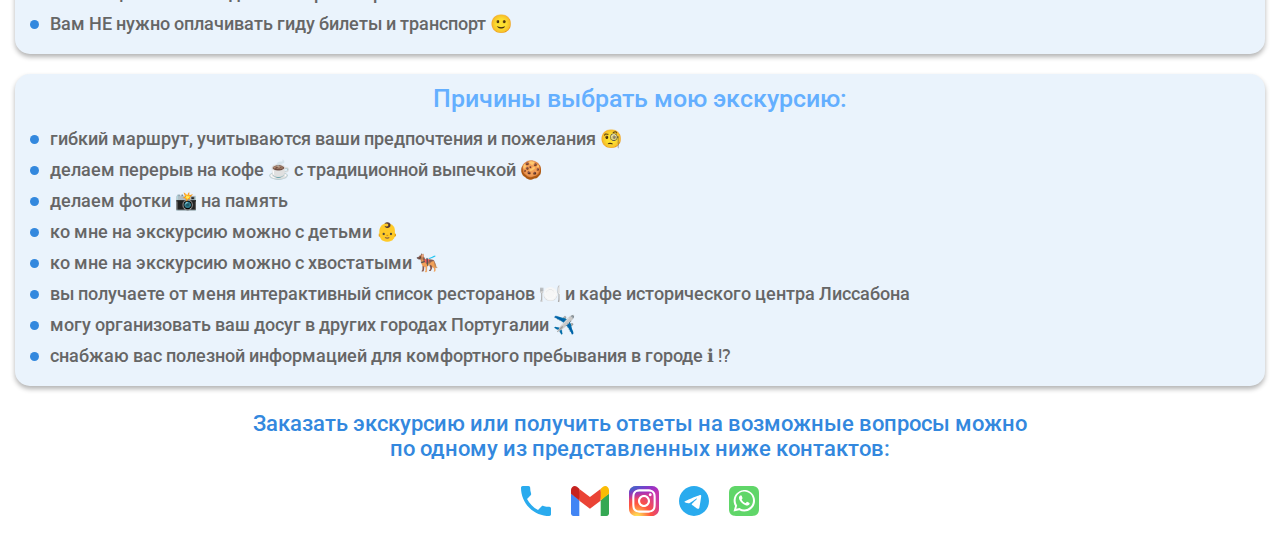
<file: www/ex_sintra_7h.html>
<!DOCTYPE html>
<html lang="ru">
<head>
	<meta charset="UTF-8">
	<meta name="viewport" content="width=device-width, initial-scale=1.0">
	<link rel="icon" href="favicone.png" type="image/x-icon">
	<link rel="stylesheet" href="css/ex_lis_3h.css">
	<title>portugaltravel.ing</title>
</head>
<body>
	<div class="wrapper">
<!-- __________________________________header_____________________________ -->
		<header class="header header__container">
			<div class="header__wrapper">
				<a class="logo" href="index.html">
					<span class="logo__p">P</span><span class="logo__ortugal">ortugal </span><span class="logo__t">T</span><span class="logo__raveling">raveling</span>
				</a>
	
				<menu class="menu">
					<div class="menu__body">
						<ul class="menu__list">
							<li class="menu__item"><a class="menu__link" href="index.html">экскурсии</a></li>
							<li class="menu__item"><a class="menu__link" href="#">про Португалию</a></li>
							<li class="menu__item"><a class="menu__link" href="about_me.html">про меня</a></li>
							<li class="menu__item"><a class="menu__link" href="reviews.html">отзывы</a></li>
							<li class="menu__item"><a class="menu__link" href="contacts.html">контакты</a></li>
	
							<li class="menu__item"><a class="lang menu__link" href="#"><span class="lang__u">U</span><span class="lang__a">A</span></a></li>
						</ul>
					</div>
				</menu>
<!-- __________________________menu botton______________________________ -->
				<button class="icon-menu">
					<span></span>
				</button>
<!-- ____________________________menu botton______________________________ -->
			</div>
		</header>
<!-- _______________________________header________________________________ -->
		<!-- __________________________main_________________________________ -->
		<main class="main">
<!-- _____________________________________________________________________ -->
			<section class="ex-lis-3h ex-lis-3h-container">
				<h1 class="ex-lis-3h__title">Индивидуальная экскурсия в Синтре</h1>

				<div class="ex-lis-3h__box">
					<div class="ex-lis-3h__boxitem ex-lis-3h__boxitem--slider">
						<!---------- slider start ----->
						<div id="slider-container">
							<div id="slider">
								<div class="slide"><img src="img/excursions/excursions_sin_4h/slider_sintra_1.jpg" alt="Дворец Пена"></div>
								<div class="slide"><img src="img/excursions/excursions_sin_4h/slider_sintra_2.jpg" alt="Дворец Пена"></div>
								<div class="slide"><img src="img/excursions/excursions_sin_4h/slider_sintra_3.jpg" alt="Усадьба Регалейра"></div>
								<div class="slide"><img src="img/excursions/excursions_sin_4h/slider_sintra_4.jpg" alt="Колодец Посвящения"></div>
								<div class="slide"><img src="img/excursions/excursions_sin_4h/slider_sintra_5.jpg" alt="Крепость Мавров"></div>
								<div class="slide"><img src="img/excursions/excursions_sin_4h/slider_sintra_6.jpg" alt="Национальный Дворец Синтры"></div>
								<div class="slide"><img src="img/excursions/excursions_sin_4h/slider_sintra_7.jpg" alt="Дворец Монсеррат"></div>
								<div class="slide"><img src="img/excursions/excursions_sin_4h/slider_sintra_8.jpg" alt="Мыс Кабо да Рока"></div>
								<div class="slide"><img src="img/excursions/excursions_sin_4h/slider_sintra_9.jpg" alt="Мыс Кабо да Рока"></div>
								<div class="slide"><img src="img/excursions/excursions_sin_4h/slider_sintra_10.jpg" alt="Пляж Урса"></div>
							  <!---------- slider end ------->
							</div>
							<!-- ----slider buttons start-->
							<button class="slider-btn" id="prevBtn">&#8249;</button>
							<button class="slider-btn" id="nextBtn">&#8250;</button>
							<!-- ---slider buttons end----->
						 </div>
					</div>
					

					<div class="ex-lis-3h__boxitem ex-lis-3h__boxitem--info">
						<h2 class="ex-lis-3h__name">Синтра</h2>

						<span class="ex-lis-3h__type ex-lis-3h__detail ex-lis-3h__type--belem"><span>Тип:</span> пешеходная / тратспорт / посещение достопримечательностей</span>

						<span class="ex-lis-3h__duration ex-lis-3h__detail">Длительность: <span>7</span> часов с перерывом на обед</span>

						<div class="ex-lis-3h__price-box">
							<p class="ex-lis-3h__price ex-lis-3h__detail">Стоимость:</p>
							<p class="ex-lis-3h__detail"><span>180€</span> за экскурсию для <span>1-4</span> участников;</p>
							<p class="ex-lis-3h__detail"><span>5</span> и больше участников — <span>45€</span> с человека.</p>
						</div>
						
						<span class="ex-lis-3h__age ex-lis-3h__detail">Детям до <span>13 лет</span> — бесплатно</span>

						<span class="ex-lis-3h__location ex-lis-3h__detail">Место встречи — вы получите <span>адрес</span> или ссылку на <span>Google Maps</span></span>
					</div>
				</div>

				<div class="exc-descript">
					<div  class="exc-descript__box">
						<h3 class="exc-descript__subtitle">
							Расширенный вариант стандартного маршрута, охватывает все значимые локации Синтры.
						</h3>
	
						<p class="exc-descript__par">
							Побывать в Португалии и не заглянуть в Синтру - является большим упущением. Там так много достопримечательностей, замков, дворцов, крепостей, парков, что она целиком является объектом Всемирного наследия ЮНЕСКО. Посетить их все за один раз невозможно. Но я могу предложить развлекательную программу, которая позволит максимально эффективно потратить своё время и побывать в самых интересных местах, не тратя время на поиск информации и туристические очереди. Также покажу где пробовать традиционную выпечку этого региона и куда пойти на обед.
						</p>

						<p class="exc-descript__par">
							Национальный Дворец Синтры и исторический центр, Крепость Мавров, Дворец Пена с парком, Усадьба Регалейра с Колодцем Посвящения, Дворец Монсеррат с парком, Усадьба Биестер с парком и мыс Кабо да Рока... Скорее всего, вы не знаете с чего начать и что интереснее другого. Мы с вами посетим самое примечательное, не тратя время на объекты второстепенной значимости.
						</p>

						<p class="exc-descript__par">
							Маршрут обсуждается индивидуально, с учётом ваших пожеланий и предпочтений. Можем за один день посетить большинство стоящих мест или наоборот, размеренно, без спешки исследовать парк Дворца Пена (большой сад с озёрами и растениями со всего мира) на протяжении всего дня.
						</p>
	
						<p class="exc-descript__par">
							При желании, делаем перерывы на кофе/чай ☕ с традиционной выпечкой 🍪, на мороженое, охлаждающие или горячительные 🍷 напитки. Делаем фото на память 📸.
						</p>
					</div>
					
					<div class="exc-descript__box">
						<h3 class="exc-descript__subtitle">
							Экскурсия проходит в локациях:
						</h3>
						<ul class="exc-descript__list exc-descript__list--districts">
							<li class="exc-descript__li">Дворец Пена</li>
							<li class="exc-descript__li">Крепость Мавров (опционально)</li>
							<li class="exc-descript__li">Исторический центр Синтры</li>
							<li class="exc-descript__li">Усадьба Регалейра с Колодцем Посвящения</li>
							<li class="exc-descript__li">Дворец Монсеррат</li>
							<li class="exc-descript__li">Мыс Кабо да Рока (опционально)</li>
						</ul>
					</div>

					<div class="exc-descript__box">
						<h3 class="exc-descript__subtitle">
							Дополнительные расходы:
						</h3>
						<ul class="exc-descript__list exc-descript__list--districts">
							<li class="exc-descript__li">Билет во Дворец Пена — 20 евро</li>
							<li class="exc-descript__li">Билет в Крепость Мавров — 12 евро (опционально)</li>
							<li class="exc-descript__li">Билет в Усадьбу Регалейра — 12 евро</li>
							<li class="exc-descript__li">Билет во Дворец Монсеррат — 12 евро</li>
							<li class="exc-descript__li">Поезд до Синтры в две стороны — 6 евро билет для 1 человека</li>
							<li class="exc-descript__li">Такси/автобус внутри Синтры — 10-30 евро</li>
							<li class="exc-descript__li">Есть опция нанять водителя с транспортом</li>
							<li class="exc-descript__li">Вам НЕ нужно оплачивать гиду билеты и транспорт 🙂</li>
						</ul>
					</div>

					<div class="exc-descript__box">
						<h3 class="exc-descript__subtitle">Причины выбрать мою экскурсию:</h3>
						<ul class="exc-descript__list">
							<li class="exc-descript__li">гибкий маршрут, учитываются ваши предпочтения и пожелания 🧐</li>
							<li class="exc-descript__li">делаем перерыв на кофе ☕ c традиционной выпечкой 🍪</li>
							<li class="exc-descript__li">делаем фотки 📸 на память</li>
							<li class="exc-descript__li">ко мне на экскурсию можно с детьми 👶</li>
							<li class="exc-descript__li">ко мне на экскурсию можно с хвостатыми 🐕‍🦺</li>
							<li class="exc-descript__li">вы получаете от меня интерактивный список ресторанов 🍽️ и кафе исторического центра Лиссабона</li>
							<li class="exc-descript__li">могу организовать ваш досуг в других городах Португалии ✈️</li>
							<li class="exc-descript__li">снабжаю вас полезной информацией для комфортного пребывания в городе ℹ ⁉</li>
						</ul>
					</div>
				</div>
			</section>
		</main>
		<!-- __________________________main_________________________________ -->
<!-- ______________________________footer_________________________________ -->
		<footer class="footer">
			<p class="footer__par">
				Заказать экскурсию или получить ответы на возможные вопросы можно по одному из представленных ниже контактов:
			</p>
			<div class="footer__wrapper">
				<ul class="footer__socials">
					<li class="footer__socials-item"><a target="_blank" href="tel:+351920271071"><img src="./img/socials/phone-icon.svg" height="30" alt="phone icon"></a></li>
					<li class="footer__socials-item"><a href="mailto:alex.in.lisbon.mail@gmail.com"><img src="./img/socials/mail-icon.svg" height="30" alt="mail icon"></a></li>
					<li class="footer__socials-item"><a target="_blank" href="https://www.instagram.com/gid_v_lissabone_/"><img src="./img/socials/instagram-icon.svg" height="30" alt="instagram icon"></a></li>
					<li class="footer__socials-item"><a target="_blank" href="https://t.me/Alex_in_lisbon"><img src="./img/socials/telegram-icon.svg" height="30" alt="telegram icon"></a></li>
					<li class="footer__socials-item"><a target="_blank" href="https://wa.me/351920271071"><img src="./img/socials/whatsapp-icon.svg" height="30" alt="whatsapp icon"></a></li>
				</ul>
			</div>
		</footer>
<!-- __________________________________footer_____________________________ -->
	</div>
	<script src="js/script.js"></script>
	<script src="js/sliderex.js"></script>
</body>
</html>
</file>
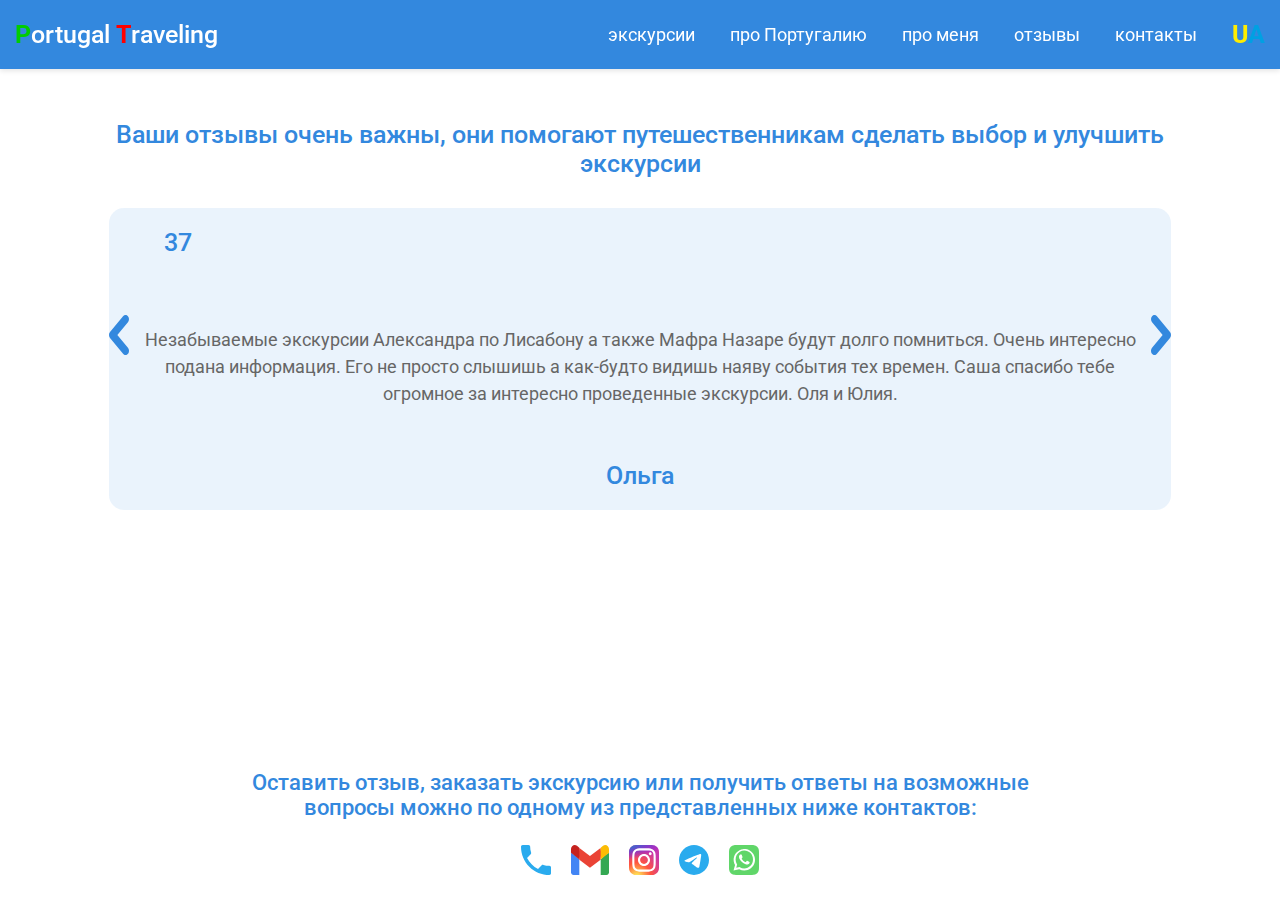
<file: www/reviews.html>
<!DOCTYPE html>
<html lang="ru">
<head>
	<meta charset="UTF-8">
	<meta name="viewport" content="width=device-width, initial-scale=1.0">
	<link rel="icon" href="favicone.png" type="image/x-icon">
	<link rel="stylesheet" href="css/reviews.css">
	<title>portugaltravel.ing</title>
</head>
<body>
	<div class="wrapper">
<!-- _______________________________________header_________________________________ -->
		<header class="header header__container">
			<div class="header__wrapper">
				<a class="logo" href="index.html">
					<span class="logo__p">P</span><span class="logo__ortugal">ortugal </span><span class="logo__t">T</span><span class="logo__raveling">raveling</span>
				</a>
	
				<menu class="menu">
					<div class="menu__body">
						<ul class="menu__list">
							<li class="menu__item"><a class="menu__link" href="index.html">экскурсии</a></li>
							<li class="menu__item"><a class="menu__link" href="#">про Португалию</a></li>
							<li class="menu__item"><a class="menu__link" href="about_me.html">про меня</a></li>
							<li class="menu__item"><a class="menu__link" href="reviews.html">отзывы</a></li>
							<li class="menu__item"><a class="menu__link" href="contacts.html">контакты</a></li>
	
							<li class="menu__item"><a class="lang menu__link" href="#"><span class="lang__u">U</span><span class="lang__a">A</span></a></li>
						</ul>
					</div>
				</menu>
<!-- __________________________menu botton______________________________ -->
				<button class="icon-menu">
					<span></span>
				</button>
<!-- __________________________menu botton______________________________ -->
			</div>
		</header>
<!-- ______________________________________header________________________________ -->
		<!-- _________________________________main_________________________________ -->
		<main class="main">
				<section class="slider-container">
					<h1 class="slider-container__title">Ваши отзывы очень важны, они помогают путешественникам сделать выбор и улучшить экскурсии</h1>
<!-- ----------------------------slider start----------------------------->
					<div class="slider">
<!--------------------------- reviews start ------------------------------>
<!----------------------------- review 37---------------------------------->
						<div class="slide">
							<p class="slide__number">37</p>
							<p class="slide__text">
								Незабываемые экскурсии Александра по Лисабону а также Мафра Назаре будут долго помниться. Очень интересно подана информация. Его не просто слышишь а как-будто видишь наяву события тех времен. Саша спасибо тебе огромное за интересно проведенные экскурсии. Оля и Юлия.
							</p>
							<p class="slide__name">
								Ольга
							</p>
						</div>
<!----------------------------- review 36---------------------------------->
						<div class="slide">
							<p class="slide__number">36</p>
							<p class="slide__text">
								Александр, большое спасибо за экскурсию - все очень интересно, организованно, ненавязчиво-информативно, с любовью и уважением к стране и городу. Узнали много деталей и фактов, раскрывающих суть Португалии. Спасибо еще раз и самые лучшие рекомендации!
							</p>
							<p class="slide__name">
								Юрий
							</p>
						</div>
<!----------------------------- review 35---------------------------------->
						<div class="slide">
							<p class="slide__number">35</p>
							<p class="slide__text">
								Дякуємо Олександру за чудову екскурсію Лісабоном: він відкрив нетипові сторінки і надав цікаву і детальну інформація про всі обʼєкти, які ми відвідали! Майже чотири години минули непомітно і без жодної втоми! Особлива дяка за додаткову інформацію про ресторани - ми спробували деякі зі списку і все було дуже смачно!
							</p>
							<p class="slide__name">
								Наталія
							</p>
						</div>
<!----------------------------- review 34---------------------------------->
						<div class="slide">
							<p class="slide__number">34</p>
							<p class="slide__text">
								Мы провели прекрасный зимний день с Александром в Лиссабоне. Александр не только обладает глубокими знаниями истории и культуры Португалии, oно и умеет их донести так, чтобы было интересно всем. Он быстро нашел общий язык с нашим 8-летним сыном, и терпеливо отвечал на его многочисленные вопросы. Спасибо Александру за подаренные впечатления!
							</p>
							<p class="slide__name">
								Елена
							</p>
						</div>
<!----------------------------- review 33---------------------------------->
						<div class="slide">
							<p class="slide__number">33</p>
							<p class="slide__text">
								Это наша первая поездка в Португалию и спасибо судьбе, что она нам подарила встречу с таким замечательным человеком, как Александр. Мы узнали столько всего нового и интересного об этой замечательной стране. Прекрасная подача информации, пунктуальность, корректность. Спасибо Вам большое, Александр за замечательное время, которое мы провели вместе с Вами и за Ваш гастрономический тур! Надеюсь мы вернёмся в Португалию ещё раз и встретимся с Вами!
							</p>
							<p class="slide__name">
								Ольга
							</p>
						</div>
<!----------------------------- review 32---------------------------------->
						<div class="slide">
							<p class="slide__number">32</p>
							<p class="slide__text">
								Хорошая позновательная экскурсия, без изобилия исторических дат, но с замечательной подачей информации. Отлично продуманный неутомительный маршрут.
							</p>
							<p class="slide__name">
								Светлана
							</p>
						</div>
<!----------------------------- review 31---------------------------------->
						<div class="slide">
							<p class="slide__number">31</p>
							<p class="slide__text">
								Очень понравилась экскурсия с Александром, заинтересовал всех: и детей и взрослых, очень познавательно, насыщенно. Учитывал пожелания нашей компании, у нас получится и гастро и винный тур:) много новой информации которая преподносилась легко, дети тоже были вовлечены и получили от Александра заслуженные призы. Благодарим за такой интересный день!
							</p>
							<p class="slide__name">
								Наталья
							</p>
						</div>
<!----------------------------- review 30---------------------------------->
						<div class="slide">
							<p class="slide__number">30</p>
							<p class="slide__text">
								Вчера была моя третья экскурсия с Александром, уже в Синтре. Безумно понравилась сама экскурсия - яркая, запоминающая, впечатляющая. Довольна что именно его выбрала в экскурсоводы. Я написала 3 отзыва - каждый день о различных экскурсиях с ним. Написала не только чтобы похвалить экскурсовода, но и помочь туристам выбрать лучшего гида в Португалии (я так и выбрала- по отзывам туристов). Очень довольна - рекомендую всем!!!
							</p>
							<p class="slide__name">
								Ирина
							</p>
						</div>
<!----------------------------- review 29---------------------------------->
						<div class="slide">
							<p class="slide__number">29</p>
							<p class="slide__text">
								Лісабон зустрів нас не дуже гарною погодою, але завдяки Олександру, цей день був дуже приємним і світлим, ми багато дізнались про це чудове місто! Дякую, все дуже сподобалось!
							</p>
							<p class="slide__name">
								Аліна
							</p>
						</div>
<!----------------------------- review 28---------------------------------->
						<div class="slide">
							<p class="slide__number">28</p>
							<p class="slide__text">
								Сегодня побывали в Белене с Александром. Море восторга! Впечатления утроились благодаря умному, эрудированному, готовому рассказать и показать как можно больше за время экскурсии. И под конец, после экскурсии, Александр подробно объяснил множество нужной информации для комфортного пребывания в Лиссабоне. Даже помог сделать покупки в близлежащем от меня супермаркете. Спасибо, Александр, за профессионализм и человечность!
							</p>
							<p class="slide__name">
								Ирина
							</p>
						</div>
<!----------------------------- review 27---------------------------------->
						<div class="slide">
							<p class="slide__number">27</p>
							<p class="slide__text">
								Сегодня была экскурсия на целый день по Лиссабону. Какой же эрудированный, всезнающий экскурсовод!!! Какое удовольствие я получила сегодня!!! Я путешествую по миру не один год - Александр один из лучших экскурсоводов!!! Советую! Получите массу удовольствий! Он - лучший!!
							</p>
							<p class="slide__name">
								Ирина
							</p>
						</div>
<!----------------------------- review 26---------------------------------->
						<div class="slide">
							<p class="slide__number">26</p>
							<p class="slide__text">
								Большое спасибо Александру за два  замечательных дня в Лиссабоне и Синтре! Прекрасные экскурсии, наполненные познавательными и забавными фактами о Португалии и ее жителях. Очень организовано, пунктуально и с заботой о клиенте. Александр не только профессиональный гид, но и талантливый фотограф, получила фотосессию и экскурсию в одном флаконе :) Не просто отрабатывает свои часы, а подходит с заботой к гостям Португалии и полной вовлеченностью в процесс. Напомнит о времени встречи, вышлет все необходимые ссылки, вызовет такси, порекомендует рестораны, достопримечательности, не вошедшие в план экскурсии - полное сопровождение клиента. Рекомендую с большим удовольствием!
							</p>
							<p class="slide__name">
								Виктория
							</p>
						</div>
<!----------------------------- review 25---------------------------------->
						<div class="slide">
							<p class="slide__number">25</p>
							<p class="slide__text">
								Замечательная экскурсия. Большое спасибо Александру. Полноценные 9 часов: лучшие достопримечательности, обошли почти весь старый город. Очень увлекательно, с юмором рассказал обо всем. Очень приветливо и дружелюьно. Спасибо большое!
							</p>
							<p class="slide__name">
								Пётр
							</p>
						</div>
<!----------------------------- review 24---------------------------------->
						<div class="slide">
							<p class="slide__number">24</p>
							<p class="slide__text">
								Огромное спасибо Александру за незабываемые экскурсии! Скажу так, если вы хотите получить качественную экскурсию, увидеть много интересного, узнать историю и за одно получить отличные фото, то выбирайте Александра и не пожалеете! Я заказала 2 экскурсии по Лиссабону на целый день и в Синтру. Увидела больше, чем могла себе представить. Александр покажет, расскажет, проведёт и позаботиться о вашем комфорте. Два дня экскурсий пролетели очень быстро. Александр отличный гид и просто приятный человек и лёгкий в общении. Очень рада, что нашла "своего" гида! Рекомендую, 10/10.
							</p>
							<p class="slide__name">
								Виктория
							</p>
						</div>
<!----------------------------- review 23---------------------------------->
						<div class="slide">
							<p class="slide__number">23</p>
							<p class="slide__text">
								Дуже дякуємо Олександру за гарну прогулянку, 3,5 години пройшли дуже швидко ми приїхали на день раніше гуляли самі , бачили багато і не розуміли що, де і коли, але дякуючи Олександру ми могли знати історію і він поводив по таких неймовірних місцях Лісабона, які ми би самі не найшли. Олександр показав багато цікавих локації, бари, магазини , з історичними подіями. Дуже гарні фото нам так само зробив. Рекомендуємо 100% Роман , Алєся і Каріна 🇺🇦🇪🇸
							</p>
							<p class="slide__name">
								Алєся
							</p>
						</div>
<!----------------------------- review 22---------------------------------->
						<div class="slide">
							<p class="slide__number">22</p>
							<p class="slide__text">
								Огромная благодарность за отличную экскурсию!!! Александр очень хорошо знает историю Португалии, и в целом может ответить на любой вопрос в своей компетенции, одним словом ПРОФЕССИОНАЛ!!! С уважением гости из Казахстана, Ержан и Оксана.
							</p>
							<p class="slide__name">
								Ержан
							</p>
						</div>
<!----------------------------- review 21---------------------------------->
						<div class="slide">
							<p class="slide__number">21</p>
							<p class="slide__text">
								Благодарю Александра за удивительное знакомство с Лиссабоном !!!
							</p>
							<p class="slide__name">
								Оксана
							</p>
						</div>
<!----------------------------- review 20---------------------------------->
						<div class="slide">
							<p class="slide__number">20</p>
							<p class="slide__text">
								Прекрасная экскурсия! Много интересных фактов. Рекомендуем&lt;3
							</p>
							<p class="slide__name">
								Ирина
							</p>
						</div>
<!----------------------------- review 19---------------------------------->
						<div class="slide">
							<p class="slide__number">19</p>
							<p class="slide__text">
								Екскурсія неймовірно цікава, захоплююча і не хочеться прощатися. Замість 3.5 ми гуляли 5 годин. І за втому можете не перейматися, вона якщо і буде, то тільки приємна. Під час прогулянки у вас буде можливість купити сувеніри. А в подарунок ще й отримаєте багато крутих фотографій, які робить Олександр 🔥🔥🔥🔥🔥
							</p>
							<p class="slide__name">
								Маґдалина-Марія
							</p>
						</div>
<!----------------------------- review 18---------------------------------->
						<div class="slide">
							<p class="slide__number">18</p>
							<p class="slide__text">
								Наша екскурсія по Лісабону з Олександром стала приємною прогулянкою з добрим приятелем. Говорили не тільки про історію Португалії, а й про все. А наша поїздка у Сінтру навіть мала деякі елементи екстриму: ми спустились мальовничою тропою від палацу Пєна в історичний центр міста. Мені подобаються такі екскурсоводи, які не сиплють історичними фактами (звісно це дуже інформативно, але не завжди цікаво), а просто розповідають про місто та країну, де живуть.
							</p>
							<p class="slide__name">
								Ольга
							</p>
						</div>
<!----------------------------- review 17---------------------------------->
						<div class="slide">
							<p class="slide__number">17</p>
							<p class="slide__text">
								Большое спасибо Александр ты не только хороший гид, который отлично знает историю Лиссабона но еще и чуткий, внимательный и приятный человек.
							</p>
							<p class="slide__name">
								Алексей
							</p>
						</div>
<!----------------------------- review 16---------------------------------->
						<div class="slide">
							<p class="slide__number">16</p>
							<p class="slide__text">
								Огромное спасибо Александру за проведенную экскурсию. Всё было сделано отлично. Материал и его подача, места и рекомендации... Осталась масса впечатлений и приятная усталость от прекрасно проведённого дня. Без колебаний оставляю этот отзыв и рекомендации для тех, кто ищет гида в Лиссабоне.
							</p>
							<p class="slide__name">
								Сергей
							</p>
						</div>
<!----------------------------- review 15---------------------------------->
						<div class="slide">
							<p class="slide__number">15</p>
							<p class="slide__text">
								Принимали родителей в Лиссабоне и взяли экскурсию у Александра. Александр провел с нами 4 часа и рассказал даже больше чем ожидалось. Маршрут был подобран учитывая все наши пожелания. Очень рекомендуем его как экскурсовода.
							</p>
							<p class="slide__name">
								Кристина
							</p>
						</div>
<!----------------------------- review 14---------------------------------->
						<div class="slide">
							<p class="slide__number">14</p>
							<p class="slide__text">
								Наша родина і друзі залишилися задоволені спілкуванням з Олександром. Він провів нам пізнавальні і цікаві екскурсії Ліссабоном і палацами Сінтри. Раджу Олександра, як гарного екскурсовода і приємну людину.
							</p>
							<p class="slide__name">
								Євгенія
							</p>
						</div>
<!----------------------------- review 13---------------------------------->
						<div class="slide">
							<p class="slide__number">13</p>
							<p class="slide__text">
								Це була дуже цікава і наповнена екскурсія Сінтрою. Індивідуальний підхід в плануванні екскурсії, гнучкість. Це можливість дуже пізнавально, легко, цікаво, наповнено і з почуттям гумору провести час. Олександр дуже світла і позитивна людина, всім раджу екскурсії з ним:)
							</p>
							<p class="slide__name">
								Тетяна
							</p>
						</div>
<!----------------------------- review 12---------------------------------->
						<div class="slide">
							<p class="slide__number">12</p>
							<p class="slide__text">
								Олександр чудовий гід, якщо хочете, цікаво провести час в Лісабоні та передмісті-100% рекомендую!!!!
							</p>
							<p class="slide__name">
								Юрій
							</p>
						</div>
<!----------------------------- review 11---------------------------------->
						<div class="slide">
							<p class="slide__number">11</p>
							<p class="slide__text">
								Олександр познайомив нас з Сінтрою. Ми отримали супер круті враження. Було красиво, легко, професійно, активно, пізнавально, весело та фотогенічно (так-так, Олександр зробить вам класні фото з хороших ракурсів); також вам продумають маршрут зі всіма побажаннями. Щиро раджу Сашу для прогулянки Сінтрою.
							</p>
							<p class="slide__name">
								Анна
							</p>
						</div>
<!----------------------------- review 10---------------------------------->
						<div class="slide">
							<p class="slide__number">10</p>
							<p class="slide__text">
								Цікаво, інфомративно, легко, приємно. Рекомендую!
							</p>
							<p class="slide__name">
								Максим
							</p>
						</div>
<!----------------------------- review 9---------------------------------->
						<div class="slide">
							<p class="slide__number">9</p>
							<p class="slide__text">
								Благодаря интересному рассказу Саши об истории и жизни Лиссабона, этот по началу не очень интересный для нас город всё таки смог обрести свой шарм. Наша доча, обычно настороженно относящаяся к малознакомым людям и совсем не любящая ходить по городам, была в восторге и буквально потребовала от нас на следующий день вторую экскурсию. Саша смог покорить и её своими рассказами, легендами и чувством юмора. Мы же получили удовольствие как от экскурсии, так и от интеллигентного общения с Сашей на разные темы.
							</p>
							<p class="slide__name">
								Олеся
							</p>
						</div>
<!----------------------------- review 8---------------------------------->
						<div class="slide">
							<p class="slide__number">8</p>
							<p class="slide__text">
								Sposibo za vcherashnuju prekrasnuju i poznovatelnuju ekskursiju po Lisabonu. Nam ochenj ponravilosj. Bilo ochenj atmosferno:) Nu ti ponjal. Sposibo ot nashei malekoi kompaniji.
							</p>
							<p class="slide__name">
								Maris
							</p>
						</div>
<!----------------------------- review 7---------------------------------->
						<div class="slide">
							<p class="slide__number">7</p>
							<p class="slide__text">
								Чудова прогулянка Лісабоном з Олександром. Із задоволенням слухали цікаві історичні факти про місто. Цікаво було не тільки дорослим, а й дітям) вони дуже активно приймали участь в екскурсії, та зовсім не нудьгували) Олександр показав нам дуже різноманітний Лісабон! Всім раджу цього гіда, все дуже легко, цікаво та позитивно!
							</p>
							<p class="slide__name">
								Катерина
							</p>
						</div>
<!----------------------------- review 6---------------------------------->
						<div class="slide">
							<p class="slide__number">6</p>
							<p class="slide__text">
								Захоплююча екскурсія, дізналися багато цікавого та при цьому насолоджувались містом. Гід Олександр справжній професіонал, порекомендував що можна ще подивитися в Португалії, де попити добру каву та зробив прогулянку по Лісабоні яскравою та дуже цікавою.
							</p>
							<p class="slide__name">
								Леся
							</p>
						</div>
<!----------------------------- review 5---------------------------------->
						<div class="slide">
							<p class="slide__number">5</p>
							<p class="slide__text">
								С огромным удовольствием учавс твовал в обзорной экскурсии по Лиссабону в сопровождении Александра. Понравились профессионализм знания и желание гида сделать ваше пребывание максимально интересным. Мы не только узнали о городе, но и попробовали его на вкус во многих эксклюзивных местах. С благодарностью. Олег.
							</p>
							<p class="slide__name">
								Олег
							</p>
						</div>
<!----------------------------- review 4---------------------------------->
						<div class="slide">
							<p class="slide__number">4</p>
							<p class="slide__text">
								Очень понравилась экскурсия. Просто, доходчиво и очень интересно. Всем рекомендую. Узнаете и увидите много нового, а ещё и получите много советов, которые улучшат ваше прибывания в этой стране. Огромное спасибо, вам, Александр.
							</p>
							<p class="slide__name">
								Игорь
							</p>
						</div>
<!----------------------------- review 3---------------------------------->
						<div class="slide">
							<p class="slide__number">3</p>
							<p class="slide__text">
								31.03.2023 погуляли чудесно с Александром по Лиссабону, увидели и услышали кучу исторических мест, так же у нас был шикарный экскурс по локальным точкам). В общем благодарны Александру, 5 из 5, спасибо!
							</p>
							<p class="slide__name">
								Георгий
							</p>
						</div>
<!----------------------------- review 2---------------------------------->
						<div class="slide">
							<p class="slide__number">2</p>
							<p class="slide__text">
								Интересно, легко, весело, доступно и очень увлекательно. Просто прогуливаешся с человеком по городу, но при этом узнаешь множество историй, легенд, преданий. Видишь такие места, которые без Александра даже и не заметил бы. Мне очень понравилось как я провела время. Огромное спасибо, Александр. Я уверенна,что скоро мы встретимся снова. И я с удовольствием буду смотреть и слушать что вы показываете и рассказываете. И ещё буду опять пробовать вкусности и напитки не просто так, а уже знаючи всю их историю🙂. Я однозначно советую всем провести экскурсию с Александром. Уверяю, что понравится.
							</p>
							<p class="slide__name">
								Алина
							</p>
						</div>
<!----------------------------- review 1---------------------------------->
						<div class="slide">
							<p class="slide__number">1</p>
							<p class="slide__text">
								Очень понравилась прогулка с Александром по Лиссабону. Мы были наполнены интересной информацией и абсолютно не утомлены! Это очень важно! У нас ещё остались силы на дальнейшее изучение Португалии. Хочу отметить, что Александр был с нами на связи до экскурсии, подсказывал где пообедать, припарковаться, как лучше передвигаться по городу.
							</p>
							<p class="slide__name">
								Лана
							</p>
						</div>
<!----------------------------- reviews end ---------------------------------->
					</div>
<!-- ----------------------------slider end----------------------------->
<!-- ----------------------slider buttons start------------------------->
					<div class="navigation">
						 <button class="navigation__button navigation__button-left" onclick="prevSlide()"></button>
						 <button class="navigation__button navigation__button-right" onclick="nextSlide()"></button>
					</div>
<!-- ----------------------slider buttons end-------------------------->
			  </section>
		</main>
		<!-- _____________________main_________________________________ -->
<!-- ___________________________footer_______________________________ -->
		<footer class="footer">
			<p class="footer__par">
				Оставить отзыв, заказать экскурсию или получить ответы на возможные вопросы можно по одному из представленных ниже контактов:
			</p>
			<div class="footer__wrapper">
				<ul class="footer__socials">
					<li class="footer__socials-item"><a target="_blank" href="tel:+351920271071"><img src="./img/socials/phone-icon.svg" height="30" alt="phone icon"></a></li>
					<li class="footer__socials-item"><a href="mailto:alex.in.lisbon.mail@gmail.com"><img src="./img/socials/mail-icon.svg" height="30" alt="mail icon"></a></li>
					<li class="footer__socials-item"><a target="_blank" href="https://www.instagram.com/gid_v_lissabone_/"><img src="./img/socials/instagram-icon.svg" height="30" alt="instagram icon"></a></li>
					<li class="footer__socials-item"><a target="_blank" href="https://t.me/Alex_in_lisbon"><img src="./img/socials/telegram-icon.svg" height="30" alt="telegram icon"></a></li>
					<li class="footer__socials-item"><a target="_blank" href="https://wa.me/351920271071"><img src="./img/socials/whatsapp-icon.svg" height="30" alt="whatsapp icon"></a></li>
				</ul>
			</div>
		</footer>
<!-- __________________________footer_________________________________ -->
	</div>
	<!-- burger -->
	<script src="js/script.js"></script>
	<!-- slider -->
	<script src="js/sliderrev.js"></script>
</body>
</html>
</file>
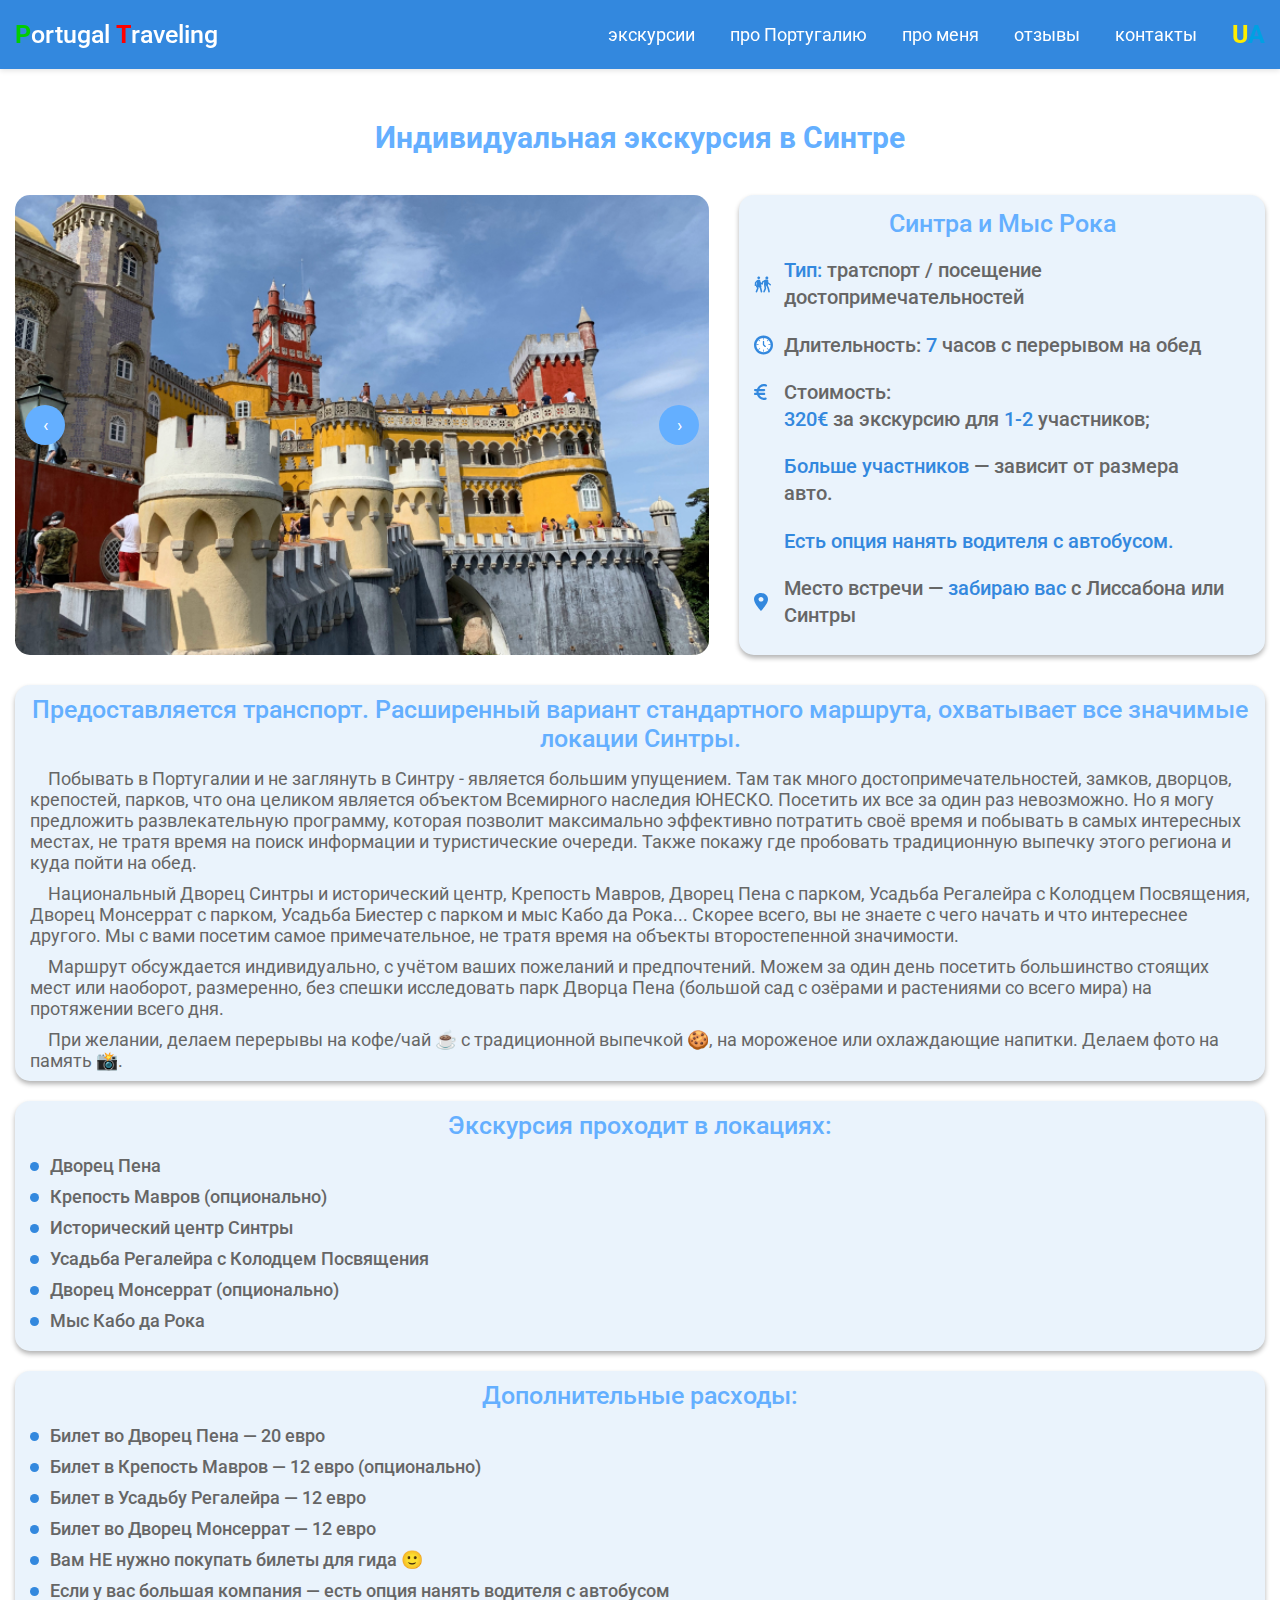
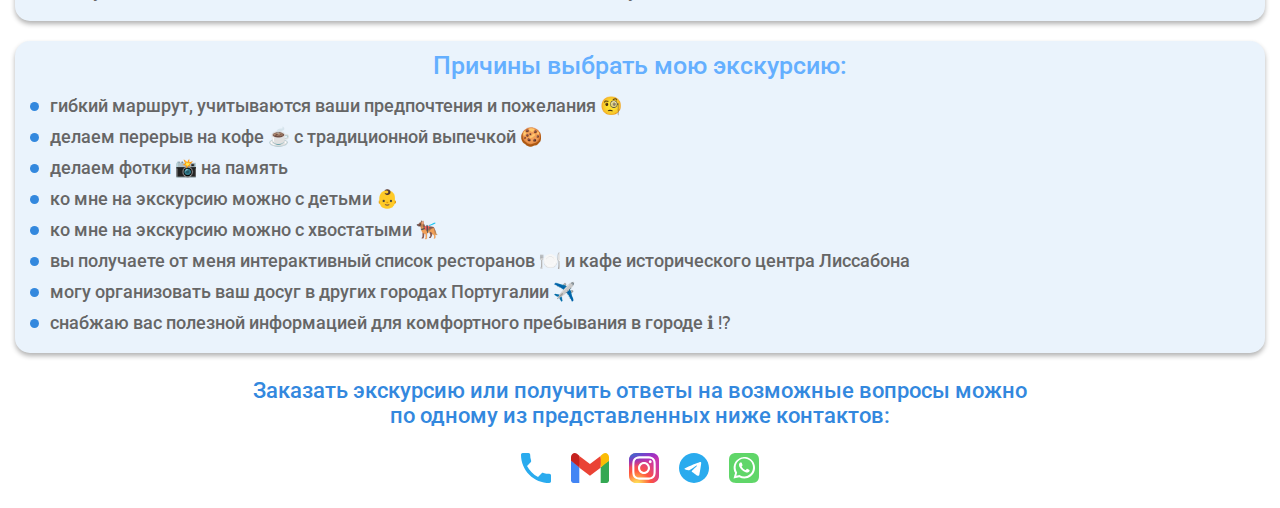
<file: www/sintra_roca.html>
<!DOCTYPE html>
<html lang="ru">
<head>
	<meta charset="UTF-8">
	<meta name="viewport" content="width=device-width, initial-scale=1.0">
	<link rel="icon" href="favicone.png" type="image/x-icon">
	<link rel="stylesheet" href="css/ex_lis_3h.css">
	<title>portugaltravel.ing</title>
</head>
<body>
	<div class="wrapper">
<!-- __________________________________header_____________________________ -->
		<header class="header header__container">
			<div class="header__wrapper">
				<a class="logo" href="index.html">
					<span class="logo__p">P</span><span class="logo__ortugal">ortugal </span><span class="logo__t">T</span><span class="logo__raveling">raveling</span>
				</a>
	
				<menu class="menu">
					<div class="menu__body">
						<ul class="menu__list">
							<li class="menu__item"><a class="menu__link" href="index.html">экскурсии</a></li>
							<li class="menu__item"><a class="menu__link" href="#">про Португалию</a></li>
							<li class="menu__item"><a class="menu__link" href="about_me.html">про меня</a></li>
							<li class="menu__item"><a class="menu__link" href="reviews.html">отзывы</a></li>
							<li class="menu__item"><a class="menu__link" href="contacts.html">контакты</a></li>
	
							<li class="menu__item"><a class="lang menu__link" href="#"><span class="lang__u">U</span><span class="lang__a">A</span></a></li>
						</ul>
					</div>
				</menu>
<!-- __________________________menu botton______________________________ -->
				<button class="icon-menu">
					<span></span>
				</button>
<!-- ____________________________menu botton______________________________ -->
			</div>
		</header>
<!-- _______________________________header________________________________ -->
		<!-- __________________________main_________________________________ -->
		<main class="main">
<!-- _____________________________________________________________________ -->
			<section class="ex-lis-3h ex-lis-3h-container">
				<h1 class="ex-lis-3h__title">Индивидуальная экскурсия в Синтре</h1>

				<div class="ex-lis-3h__box">
					<div class="ex-lis-3h__boxitem ex-lis-3h__boxitem--slider">
						<!---------- slider start ----->
						<div id="slider-container">
							<div id="slider">
								<div class="slide"><img src="img/excursions/excursions_sin_4h/slider_sintra_1.jpg" alt="Дворец Пена"></div>
								<div class="slide"><img src="img/excursions/excursions_sin_4h/slider_sintra_2.jpg" alt="Дворец Пена"></div>
								<div class="slide"><img src="img/excursions/excursions_sin_4h/slider_sintra_3.jpg" alt="Усадьба Регалейра"></div>
								<div class="slide"><img src="img/excursions/excursions_sin_4h/slider_sintra_4.jpg" alt="Колодец Посвящения"></div>
								<div class="slide"><img src="img/excursions/excursions_sin_4h/slider_sintra_5.jpg" alt="Крепость Мавров"></div>
								<div class="slide"><img src="img/excursions/excursions_sin_4h/slider_sintra_6.jpg" alt="Национальный Дворец Синтры"></div>
								<div class="slide"><img src="img/excursions/excursions_sin_4h/slider_sintra_7.jpg" alt="Дворец Монсеррат"></div>
								<div class="slide"><img src="img/excursions/excursions_sin_4h/slider_sintra_8.jpg" alt="Мыс Кабо да Рока"></div>
								<div class="slide"><img src="img/excursions/excursions_sin_4h/slider_sintra_9.jpg" alt="Мыс Кабо да Рока"></div>
								<div class="slide"><img src="img/excursions/excursions_sin_4h/slider_sintra_10.jpg" alt="Пляж Урса"></div>
							  <!---------- slider end ------->
							</div>
							<!-- ----slider buttons start-->
							<button class="slider-btn" id="prevBtn">&#8249;</button>
							<button class="slider-btn" id="nextBtn">&#8250;</button>
							<!-- ---slider buttons end----->
						 </div>
					</div>
					

					<div class="ex-lis-3h__boxitem ex-lis-3h__boxitem--info">
						<h2 class="ex-lis-3h__name">Синтра и Мыс Рока</h2>

						<span class="ex-lis-3h__type ex-lis-3h__detail ex-lis-3h__type--belem"><span>Тип:</span> тратспорт / посещение достопримечательностей</span>

						<span class="ex-lis-3h__duration ex-lis-3h__detail">Длительность: <span>7</span> часов с перерывом на обед</span>

						<div class="ex-lis-3h__price-box">
							<p class="ex-lis-3h__price ex-lis-3h__detail">Стоимость:</p>
							<p class="ex-lis-3h__detail"><span>320€</span> за экскурсию для <span>1-2</span> участников;</p>
							<p class="ex-lis-3h__detail"><span>Больше участников</span> — зависит от размера авто.</p>
						</div>

						<span class="ex-lis-3h__detail"><span>Есть опция нанять водителя с автобусом.</span></span>

						<span class="ex-lis-3h__location ex-lis-3h__detail">Место встречи — <span>забираю вас</span> с Лиссабона или Синтры</span>
					</div>
				</div>

				<div class="exc-descript">
					<div  class="exc-descript__box">
						<h3 class="exc-descript__subtitle">
							Предоставляется транспорт. Расширенный вариант стандартного маршрута, охватывает все значимые локации Синтры.
						</h3>
	
						<p class="exc-descript__par">
							Побывать в Португалии и не заглянуть в Синтру - является большим упущением. Там так много достопримечательностей, замков, дворцов, крепостей, парков, что она целиком является объектом Всемирного наследия ЮНЕСКО. Посетить их все за один раз невозможно. Но я могу предложить развлекательную программу, которая позволит максимально эффективно потратить своё время и побывать в самых интересных местах, не тратя время на поиск информации и туристические очереди. Также покажу где пробовать традиционную выпечку этого региона и куда пойти на обед.
						</p>

						<p class="exc-descript__par">
							Национальный Дворец Синтры и исторический центр, Крепость Мавров, Дворец Пена с парком, Усадьба Регалейра с Колодцем Посвящения, Дворец Монсеррат с парком, Усадьба Биестер с парком и мыс Кабо да Рока... Скорее всего, вы не знаете с чего начать и что интереснее другого. Мы с вами посетим самое примечательное, не тратя время на объекты второстепенной значимости.
						</p>

						<p class="exc-descript__par">
							Маршрут обсуждается индивидуально, с учётом ваших пожеланий и предпочтений. Можем за один день посетить большинство стоящих мест или наоборот, размеренно, без спешки исследовать парк Дворца Пена (большой сад с озёрами и растениями со всего мира) на протяжении всего дня.
						</p>
	
						<p class="exc-descript__par">
							При желании, делаем перерывы на кофе/чай ☕ с традиционной выпечкой 🍪, на мороженое или охлаждающие напитки. Делаем фото на память 📸.
						</p>
					</div>
					
					<div class="exc-descript__box">
						<h3 class="exc-descript__subtitle">
							Экскурсия проходит в локациях:
						</h3>
						<ul class="exc-descript__list exc-descript__list--districts">
							<li class="exc-descript__li">Дворец Пена</li>
							<li class="exc-descript__li">Крепость Мавров (опционально)</li>
							<li class="exc-descript__li">Исторический центр Синтры</li>
							<li class="exc-descript__li">Усадьба Регалейра с Колодцем Посвящения</li>
							<li class="exc-descript__li">Дворец Монсеррат (опционально)</li>
							<li class="exc-descript__li">Мыс Кабо да Рока</li>
						</ul>
					</div>

					<div class="exc-descript__box">
						<h3 class="exc-descript__subtitle">
							Дополнительные расходы:
						</h3>
						<ul class="exc-descript__list exc-descript__list--districts">
							<li class="exc-descript__li">Билет во Дворец Пена — 20 евро</li>
							<li class="exc-descript__li">Билет в Крепость Мавров — 12 евро (опционально)</li>
							<li class="exc-descript__li">Билет в Усадьбу Регалейра — 12 евро</li>
							<li class="exc-descript__li">Билет во Дворец Монсеррат — 12 евро</li>
							<li class="exc-descript__li">Вам НЕ нужно покупать билеты для гида 🙂</li>
							<li class="exc-descript__li">Если у вас большая компания — есть опция нанять водителя с автобусом</li>
						</ul>
					</div>

					<div class="exc-descript__box">
						<h3 class="exc-descript__subtitle">Причины выбрать мою экскурсию:</h3>
						<ul class="exc-descript__list">
							<li class="exc-descript__li">гибкий маршрут, учитываются ваши предпочтения и пожелания 🧐</li>
							<li class="exc-descript__li">делаем перерыв на кофе ☕ c традиционной выпечкой 🍪</li>
							<li class="exc-descript__li">делаем фотки 📸 на память</li>
							<li class="exc-descript__li">ко мне на экскурсию можно с детьми 👶</li>
							<li class="exc-descript__li">ко мне на экскурсию можно с хвостатыми 🐕‍🦺</li>
							<li class="exc-descript__li">вы получаете от меня интерактивный список ресторанов 🍽️ и кафе исторического центра Лиссабона</li>
							<li class="exc-descript__li">могу организовать ваш досуг в других городах Португалии ✈️</li>
							<li class="exc-descript__li">снабжаю вас полезной информацией для комфортного пребывания в городе ℹ ⁉</li>
						</ul>
					</div>
				</div>
			</section>
		</main>
		<!-- __________________________main_________________________________ -->
<!-- ______________________________footer_________________________________ -->
		<footer class="footer">
			<p class="footer__par">
				Заказать экскурсию или получить ответы на возможные вопросы можно по одному из представленных ниже контактов:
			</p>
			<div class="footer__wrapper">
				<ul class="footer__socials">
					<li class="footer__socials-item"><a target="_blank" href="tel:+351920271071"><img src="./img/socials/phone-icon.svg" height="30" alt="phone icon"></a></li>
					<li class="footer__socials-item"><a href="mailto:alex.in.lisbon.mail@gmail.com"><img src="./img/socials/mail-icon.svg" height="30" alt="mail icon"></a></li>
					<li class="footer__socials-item"><a target="_blank" href="https://www.instagram.com/gid_v_lissabone_/"><img src="./img/socials/instagram-icon.svg" height="30" alt="instagram icon"></a></li>
					<li class="footer__socials-item"><a target="_blank" href="https://t.me/Alex_in_lisbon"><img src="./img/socials/telegram-icon.svg" height="30" alt="telegram icon"></a></li>
					<li class="footer__socials-item"><a target="_blank" href="https://wa.me/351920271071"><img src="./img/socials/whatsapp-icon.svg" height="30" alt="whatsapp icon"></a></li>
				</ul>
			</div>
		</footer>
<!-- __________________________________footer_____________________________ -->
	</div>
	<script src="js/script.js"></script>
	<script src="js/sliderex.js"></script>
</body>
</html>
</file>
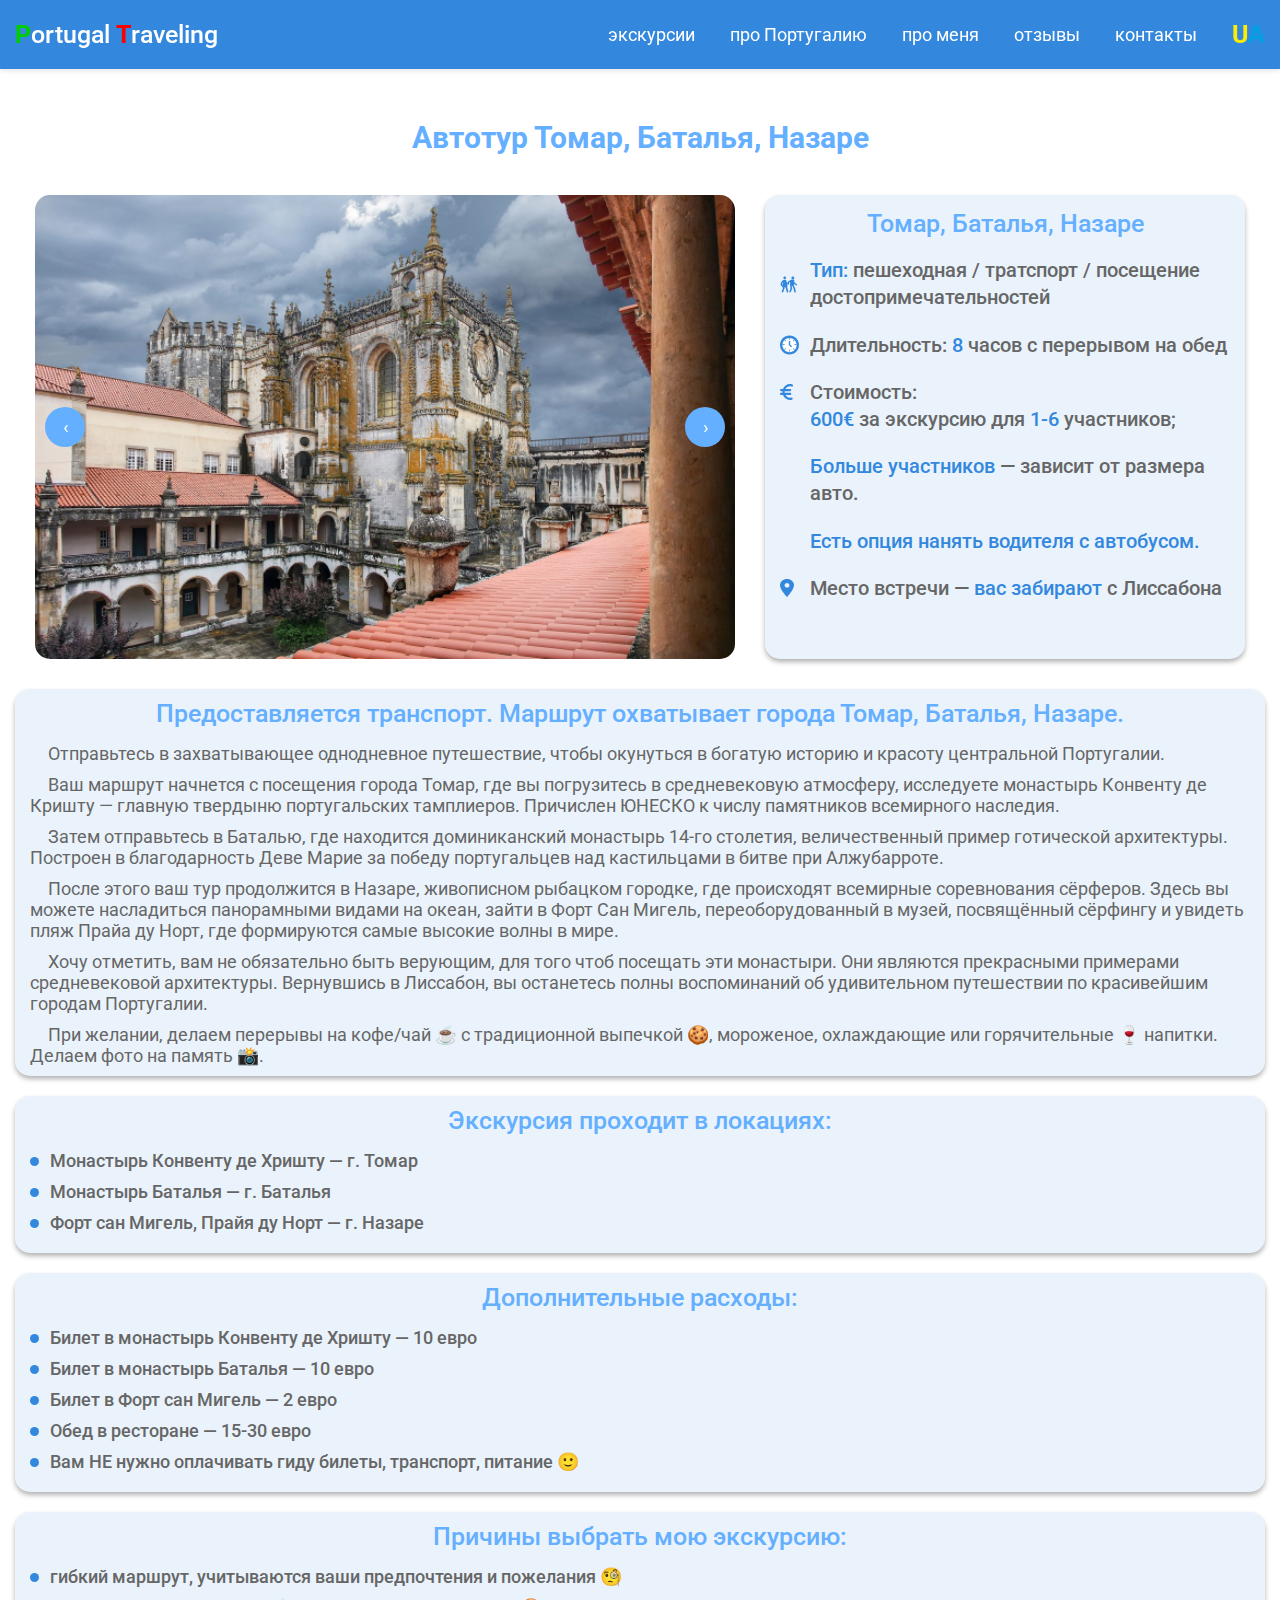
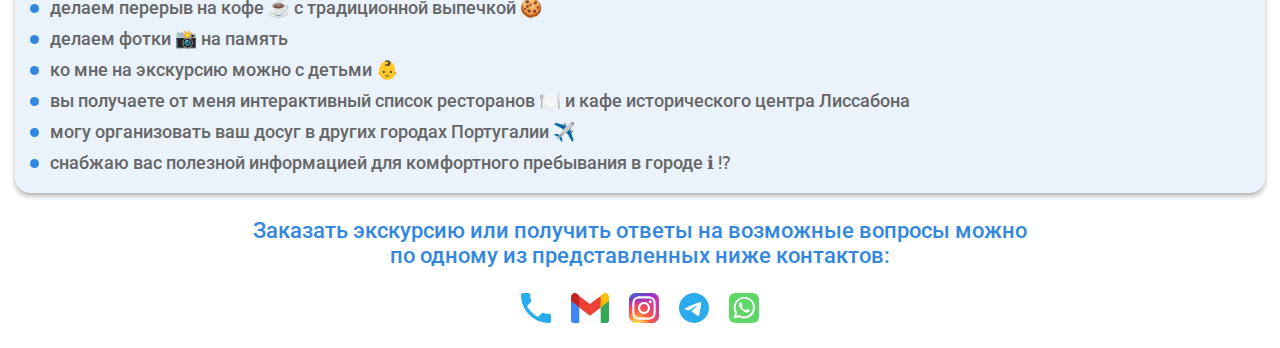
<file: www/t_b_n.html>
<!DOCTYPE html>
<html lang="ru">
<head>
	<meta charset="UTF-8">
	<meta name="viewport" content="width=device-width, initial-scale=1.0">
	<link rel="icon" href="favicone.png" type="image/x-icon">
	<link rel="stylesheet" href="css/ex_lis_3h.css">
	<title>portugaltravel.ing</title>
</head>
<body>
	<div class="wrapper">
<!-- __________________________________header_____________________________ -->
		<header class="header header__container">
			<div class="header__wrapper">
				<a class="logo" href="index.html">
					<span class="logo__p">P</span><span class="logo__ortugal">ortugal </span><span class="logo__t">T</span><span class="logo__raveling">raveling</span>
				</a>
	
				<menu class="menu">
					<div class="menu__body">
						<ul class="menu__list">
							<li class="menu__item"><a class="menu__link" href="index.html">экскурсии</a></li>
							<li class="menu__item"><a class="menu__link" href="#">про Португалию</a></li>
							<li class="menu__item"><a class="menu__link" href="about_me.html">про меня</a></li>
							<li class="menu__item"><a class="menu__link" href="reviews.html">отзывы</a></li>
							<li class="menu__item"><a class="menu__link" href="contacts.html">контакты</a></li>
	
							<li class="menu__item"><a class="lang menu__link" href="#"><span class="lang__u">U</span><span class="lang__a">A</span></a></li>
						</ul>
					</div>
				</menu>
<!-- __________________________menu botton______________________________ -->
				<button class="icon-menu">
					<span></span>
				</button>
<!-- ____________________________menu botton______________________________ -->
			</div>
		</header>
<!-- _______________________________header________________________________ -->
		<!-- __________________________main_________________________________ -->
		<main class="main">
<!-- _____________________________________________________________________ -->
			<section class="ex-lis-3h ex-lis-3h-container">
				<h1 class="ex-lis-3h__title">Автотур Томар, Баталья, Назаре</h1>

				<div class="ex-lis-3h__box">
					<div class="ex-lis-3h__boxitem ex-lis-3h__boxitem--slider">
						<!---------- slider start ----->
						<div id="slider-container">
							<div id="slider">
								<div class="slide"><img src="img/excursions/excursions_tbn/1.jpg" alt="Томар"></div>
								<div class="slide"><img src="img/excursions/excursions_tbn/2.jpg" alt="Томар"></div>
								<div class="slide"><img src="img/excursions/excursions_tbn/3.jpg" alt="Томар"></div>
								<div class="slide"><img src="img/excursions/excursions_tbn/4.jpg" alt="Баталья"></div>
								<div class="slide"><img src="img/excursions/excursions_tbn/5.jpg" alt="Баталья"></div>
								<div class="slide"><img src="img/excursions/excursions_tbn/6.jpg" alt="Баталья"></div>
								<div class="slide"><img src="img/excursions/excursions_tbn/7.jpg" alt="Назаре"></div>
								<div class="slide"><img src="img/excursions/excursions_tbn/8.jpg" alt="Назаре"></div>
								<div class="slide"><img src="img/excursions/excursions_tbn/9.jpg" alt="Назаре"></div>
								<div class="slide"><img src="img/excursions/excursions_tbn/10.jpg" alt="Назаре"></div>
							  <!---------- slider end ------->
							</div>
							<!-- ----slider buttons start-->
							<button class="slider-btn" id="prevBtn">&#8249;</button>
							<button class="slider-btn" id="nextBtn">&#8250;</button>
							<!-- ---slider buttons end----->
						 </div>
					</div>
					

					<div class="ex-lis-3h__boxitem ex-lis-3h__boxitem--info">
						<h2 class="ex-lis-3h__name">Томар, Баталья, Назаре</h2>

						<span class="ex-lis-3h__type ex-lis-3h__detail ex-lis-3h__type--belem"><span>Тип:</span> пешеходная / тратспорт / посещение достопримечательностей</span>

						<span class="ex-lis-3h__duration ex-lis-3h__detail">Длительность: <span>8</span> часов с перерывом на обед</span>

						<div class="ex-lis-3h__price-box">
							<p class="ex-lis-3h__price ex-lis-3h__detail">Стоимость:</p>
							<p class="ex-lis-3h__detail"><span>600€</span> за экскурсию для <span>1-6</span> участников;</p>
							<p class="ex-lis-3h__detail"><span>Больше участников</span> — зависит от размера авто.</p>
						</div>
						
						<span class="ex-lis-3h__detail"><span>Есть опция нанять водителя с автобусом.</span></span>

						<span class="ex-lis-3h__location ex-lis-3h__detail">Место встречи — <span>вас забирают</span> с Лиссабона</span>
					</div>
				</div>

				<div class="exc-descript">
					<div  class="exc-descript__box">
						<h3 class="exc-descript__subtitle">
							Предоставляется транспорт. Маршрут охватывает города Томар, Баталья, Назаре.
						</h3>

						<p class="exc-descript__par">
							Отправьтесь в захватывающее однодневное путешествие, чтобы окунуться в богатую историю и красоту центральной Португалии. 
						</p>

						<p class="exc-descript__par">
							Ваш маршрут начнется с посещения города Томар, где вы погрузитесь в средневековую атмосферу, исследуете монастырь Конвенту де Кришту — главную твердыню португальских тамплиеров. Причислен ЮНЕСКО к числу памятников всемирного наследия.
						</p>

						<p class="exc-descript__par">
							Затем отправьтесь в Баталью, где находится доминиканский монастырь 14-го столетия, величественный пример готической архитектуры. Построен в благодарность Деве Марие за победу португальцев над кастильцами в битве при Алжубарроте.
						</p>

						<p class="exc-descript__par">
							После этого ваш тур продолжится в Назаре, живописном рыбацком городке, где происходят всемирные соревнования сёрферов. Здесь вы можете насладиться панорамными видами на океан, зайти в Форт Сан Мигель, переоборудованный в музей, посвящённый сёрфингу и увидеть пляж Прайа ду Норт, где формируются самые высокие волны в мире.
						</p>

						<p class="exc-descript__par">
							Хочу отметить, вам не обязательно быть верующим, для того чтоб посещать эти монастыри. Они являются прекрасными примерами средневековой архитектуры.
							Вернувшись в Лиссабон, вы останетесь полны воспоминаний об удивительном путешествии по красивейшим городам Португалии.
						</p>
	
						<p class="exc-descript__par">
							При желании, делаем перерывы на кофе/чай ☕ с традиционной выпечкой 🍪, мороженое, охлаждающие или горячительные 🍷 напитки. Делаем фото на память 📸.
						</p>
					</div>
					
					<div class="exc-descript__box">
						<h3 class="exc-descript__subtitle">
							Экскурсия проходит в локациях:
						</h3>
						<ul class="exc-descript__list exc-descript__list--districts">
							<li class="exc-descript__li">Монастырь Конвенту де Хришту — г. Томар</li>
							<li class="exc-descript__li">Монастырь Баталья — г. Баталья</li>
							<li class="exc-descript__li">Форт сан Мигель, Прайя ду Норт — г. Назаре</li>
						</ul>
					</div>

					<div class="exc-descript__box">
						<h3 class="exc-descript__subtitle">
							Дополнительные расходы:
						</h3>
						<ul class="exc-descript__list exc-descript__list--districts">
							<li class="exc-descript__li">Билет в монастырь Конвенту де Хришту — 10 евро</li>
							<li class="exc-descript__li">Билет в монастырь Баталья — 10 евро</li>
							<li class="exc-descript__li">Билет в Форт сан Мигель — 2 евро</li>
							<li class="exc-descript__li">Обед в ресторане — 15-30 евро</li>
							<li class="exc-descript__li">Вам НЕ нужно оплачивать гиду билеты, транспорт, питание 🙂</li>
						</ul>
					</div>

					<div class="exc-descript__box">
						<h3 class="exc-descript__subtitle">Причины выбрать мою экскурсию:</h3>
						<ul class="exc-descript__list">
							<li class="exc-descript__li">гибкий маршрут, учитываются ваши предпочтения и пожелания 🧐</li>
							<li class="exc-descript__li">делаем перерыв на кофе ☕ c традиционной выпечкой 🍪</li>
							<li class="exc-descript__li">делаем фотки 📸 на память</li>
							<li class="exc-descript__li">ко мне на экскурсию можно с детьми 👶</li>
							<li class="exc-descript__li">вы получаете от меня интерактивный список ресторанов 🍽️ и кафе исторического центра Лиссабона</li>
							<li class="exc-descript__li">могу организовать ваш досуг в других городах Португалии ✈️</li>
							<li class="exc-descript__li">снабжаю вас полезной информацией для комфортного пребывания в городе ℹ ⁉</li>
						</ul>
					</div>
				</div>
			</section>
		</main>
		<!-- __________________________main_________________________________ -->
<!-- ______________________________footer_________________________________ -->
		<footer class="footer">
			<p class="footer__par">
				Заказать экскурсию или получить ответы на возможные вопросы можно по одному из представленных ниже контактов:
			</p>
			<div class="footer__wrapper">
				<ul class="footer__socials">
					<li class="footer__socials-item"><a target="_blank" href="tel:+351920271071"><img src="./img/socials/phone-icon.svg" height="30" alt="phone icon"></a></li>
					<li class="footer__socials-item"><a href="mailto:alex.in.lisbon.mail@gmail.com"><img src="./img/socials/mail-icon.svg" height="30" alt="mail icon"></a></li>
					<li class="footer__socials-item"><a target="_blank" href="https://www.instagram.com/gid_v_lissabone_/"><img src="./img/socials/instagram-icon.svg" height="30" alt="instagram icon"></a></li>
					<li class="footer__socials-item"><a target="_blank" href="https://t.me/Alex_in_lisbon"><img src="./img/socials/telegram-icon.svg" height="30" alt="telegram icon"></a></li>
					<li class="footer__socials-item"><a target="_blank" href="https://wa.me/351920271071"><img src="./img/socials/whatsapp-icon.svg" height="30" alt="whatsapp icon"></a></li>
				</ul>
			</div>
		</footer>
<!-- __________________________________footer_____________________________ -->
	</div>
	<script src="js/script.js"></script>
	<script src="js/sliderex.js"></script>
</body>
</html>
</file>
<file: www/css/main.css>
@import url("reset.css");

@import url('https://fonts.googleapis.com/css2?family=Roboto:wght@400;500;700;900&display=swap');
/* font-family: 'Roboto', sans-serif; */




.wrapper {
	max-width: 1920px;
	padding: 0 15px;
	margin: 0 auto;

	font-family: 'Roboto', sans-serif;
	color: #666666;
	font-style: normal;
	font-weight: 400;
	line-height: normal;
	
}

.header {
	display: flex;
	justify-content: center;
	position: relative;
}
.header__wrapper {
	display: flex;
	justify-content: space-between;
	align-items: center;
	gap: 15px;

	position: fixed;
	top: 0;
	left: 0;
	width: 100%;
	padding: 20px 15px;
	z-index: 20;

	color: #ffffff;
	background-color: #3388DE;
	box-shadow: 0px 2px 5px rgba(0, 0, 0, 0.1); 
}
/* ____________________________________logo_______________________________________ */
.logo {
	font-size: 25px;
	font-weight: 500;
	transition: all 0.3s ease;
	z-index: 5;
}

@media (any-hover: hover) {
	.logo:hover {
		scale: 1.01;
	}
}
.logo__p {
	color: #01cd01;
	font-weight: 700;
}
.logo__t {
	color: #FF0000;
	font-weight: 700;
}
@media (any-hover: hover) {
	.logo:hover .logo__ortugal{
		color: #01cd01;
		transition: all 0.3s ease;
	}
}
@media (any-hover: hover) {
	.logo:hover .logo__raveling{
		color: #FF0000;
		transition: all 0.3s ease;
	}
}
/* ____________________________________logo_______________________________________ */
/* ____________________________________menu_______________________________________ */
.menu {
	display: flex;
	gap: 25px;
	
}
.menu__list {
	display: flex;
	flex-wrap: wrap;
	align-items: center;
	justify-content: center;
	gap: 35px;
}
.menu__link {
	font-size: 18px;
	transition: 0.2s;
}
@media (any-hover: hover) {
	.menu__link:hover {
		scale: 1.04;
		text-decoration: underline;
	}
}
.menu__link:active {
	text-decoration: none;
	position: relative;
	top: 2px;
}
/* ____________________________________menu_______________________________________ */
/* ____________________________________lang_______________________________________ */
.lang {
	font-size: 25px;
	font-weight: 700;
}
.lang__a {
	color: #00A0E3;
}
.lang__u {
	color: #FEED02;
}
@media (any-hover: hover) {
	.lang:hover {
		text-decoration: none;
		opacity: 0.5;
		scale: 1.1;
	}
}
/* ____________________________________________lang______________________________ */
/* _____________________________________menu botton______________________________ */
.icon-menu {
	display: none;
}
/* ______________________________________menu botton______________________________ */
/* ____________________________________main_______________________________________ */
/* _________________________________excursions____________________________________ */
.excursions {
	display: flex;
	flex-direction: column;
}
.excursions-container {
	margin-top: 100px;
	padding: 20px 0;
}
.excursions__title {
	font-size: 30px;
	font-weight: 700;
	color: #64AFFF;
	text-align: center;

	margin-bottom: 40px;
}
.excursions__box {
	display: flex;
	align-items: center;
	justify-content: center;
	flex-wrap: wrap;
	gap: 35px;
}
.excursions__item {
	max-width: 290px;
	background-color: rgb(51, 136, 222, 0.1);
	border-radius: 15px 15px 15px 15px;
	padding-bottom: 15px;
	box-shadow: 0px 3px 5px rgba(0, 0, 0, 0.3); 

	display: flex;
	flex-direction: column;
	gap: 15px;
}
@media (any-hover: hover) {
	.excursions__item:hover {
		box-shadow: 0px 6px 10px rgba(0, 0, 0, 0.3);
	}
}
.excursions__imagebox {
	display: flex;
	height: 218.073px;
	background-color: #fff;
	border-radius: 15px 15px 0px 0px;
	overflow: hidden;
	position: relative;
}
.excursions__linkimg {
	transition: 0.2s;
}
@media (any-hover: hover) {
	.excursions__linkimg:hover {
		scale: 1.2;
	}
}
.excursions__img {
	width: 100%;
	height: 100%;
	aspect-ratio: 250 / 188;
	object-fit: cover;
}
.excursions__namebox {
	background: #3388de;

	position: absolute;
	width: 100%;
	height: 35px;
	bottom: 0;
	left: 0;
	padding: 5px 10px;

	display: flex;
	align-items: center;
	justify-content: center;
}
.excursions__namebox--belem {
	background: #F39F18;
}
.excursions__namebox--sintra {
	background: #02803a;
}
.excursions__namebox--tbn {
	background: #f96c26;
}
.excursions__namebox--porto {
	background: #884085;
}
.excursions__name {
	font-size: 20px;
	font-weight: 500;
	color:#fff;

	padding-right: 15px;
	width: 100%;
	
	transition: 0.3s;

	background-image: url('../img/icons/arrow_right.svg');
	background-repeat: no-repeat;
	background-position: 50% 50%;
}
.excursions__name--lr {
	background-position: 79% 50%;
}
.excursions__name--ls {
	background-position: 79% 50%;
}
.excursions__name--tbn {
	font-size: 16px;
	background-position: 75% 50%;
}
@media (any-hover: hover) {
	.excursions__name:hover {
		scale: 1.01;
		text-decoration: underline;
		position: relative;
		left: 2px;
		background-position: 95% 50%;
	}
}
.excursions__detail {
	padding: 0px 15px 0px 40px;
}
.excursions__type {
	background-image: url('../img/icons/walkers.svg');
	background-repeat: no-repeat;
	background-position: 5% 50%;
}
.excursions__type--transport {
	padding-left: 70px;

	background-image: url('../img/icons/walkers_car.svg');
	background-repeat: no-repeat;
	background-position: 5% 50%;
}
.excursions__type--transportonly {
	padding-left: 50px;
	background-image: url('../img/icons/car.svg');
	background-repeat: no-repeat;
	background-position: 5% 50%;
}
.excursions__duration {
	background-image: url('../img/icons/clock.svg');
	background-repeat: no-repeat;
	background-position: 5% 50%;
}
.excursions__price {
	background-image: url('../img/icons/euro.svg');
	background-repeat: no-repeat;
	background-position: 5% 50%;
}

/* _________________________________excursions____________________________________ */
/* ____________________________________main_______________________________________ */
/* ____________________________________footer_____________________________________ */
.footer {
	display: flex;
	flex-direction: column;
	align-items: center;
	gap: 25px;
	padding:  25px 0;
}
.footer__par {
	font-weight: 500;
	color: #3388DE;
	max-width: 800px;
	text-align: center;
	font-size: 22px;
}
.footer__socials {
	display: flex;
	flex-wrap: wrap;
	align-items: center;
	justify-content: center;
	gap: 20px;
}
@media (any-hover: hover) {
	.footer__socials-item:hover {
		scale: 1.1;
		transition: 0.3s;
		opacity: 0.5;
	}
}
/* ____________________________________footer________________________ */

/* _____________________________adaptive_____________________________ */


@media (min-width:769px) and (max-width: 930px) {
	/* ___________________header__________________ */
	.logo {
		font-size: 18px;
	}
	.menu__list {
		gap: 30px;
	}
	.menu__link {
		font-size: 14px;
	}
	.lang {
		font-size: 20px;
	}
	/* ___________________header__________________ */
}
@media (max-width: 840px) {
	.footer__par {
		font-size: 16px;
	}
}
@media (max-width: 769px) {
	.header__wrapper {
		padding: 15px 15px;
	}
	.menu__body {
		color: #ffffff;
		position: fixed;
		width: 100%;
		height: 100%;
		overflow: auto;
		top: 0;
		left: -100%;
		transition: 0.3s;
		padding: 90px 15px;
		background-color: #3388DE;
	}
	.menu__body::before {
		content: "";
		position: fixed;
		width: 100%;
		height: 60px;
		top: 0;
		transition: 0.3s;
		left: 100%;
		z-index: 2;

		background-color: #3388DE;
	}
	.menu-open .menu__body,
	.menu-open .menu__body::before {
		left: 0;
	}
	.menu__list {
		flex-direction: column;
		align-items: flex-end;
	}
	.menu__link {
		font-size: 20px;
		text-transform: uppercase;
		font-weight: 500;
	}
	.dwn__link {
		display: none;
	}
	.icon-menu {
		display: block;
		flex: 0 0 30px;
		height: 18px;
		position: relative;
		z-index: 5;
	}
	.icon-menu::before,
	.icon-menu::after,
	.icon-menu span {
		content: '';
		position: absolute;
		width: 100%;
		height: 3px;
		border-radius: 5px;
		left: 0;
		background-color: #ffffff;
	}
	.icon-menu::before {
		top: 0;
	}
	.icon-menu::after {
		bottom: 0;
	}
	.icon-menu span {
		top: 50%;
		margin-top: -1.5px;
	}
}
@media (max-width: 375px) {
	.footer {
		padding: 20px 15px;
		gap: 15px;
	}
	.footer__par {
		font-size: 14px;
	}
}
</file>
<file: www/css/about_me.css>
@import url("reset.css");
@import url("main.css");

@import url('https://fonts.googleapis.com/css2?family=Roboto:wght@400;500;700;900&display=swap');




.aboutme {
}
.aboutme__container {
	margin-top: 120px;
}
.title {
	color: #3388DE;
}
.preview__title {
	text-align: center;
	font-size: 25px;
	font-weight: 500;
	margin-bottom: 40px;
}
.aboutme__preview {
	display: flex;
	justify-content: center;
	flex-wrap: wrap;
	gap: 30px;
	margin-bottom: 30px;
}
.preview__texts {
	display: flex;
	flex-direction: column;
	gap: 20px;
	justify-content: center;
	align-items: center;
	max-width: 712px;
	padding: 15px 30px 15px 0px;

}
.preview__par {
	line-height: 150%;
	text-indent: 20px;
	font-size: 18px;
}
.aboutme__imgbox {
	border-radius: 15px;
	overflow: hidden;
	height: 400px;
}
.aboutme__img {
	width: 100%;
	height: 100%;
	aspect-ratio: 421 / 500;
	object-fit: contain;
}
/* __________________________________________________________ */
.aboutme__items {
	display: flex;
	gap: 25px;
	margin-bottom: 35px;
}
.aboutme__item {
	border-radius: 15px;
	flex: 1;
	padding: 15px 15px 15px 15px;
	background-color: rgba(51, 137, 222, 0.052);
	box-shadow: 0px 3px 5px rgba(100, 175, 255, 0.159);
}
.aboutme__subtitle {
	text-align: center;
	font-size: 25px;
	margin-bottom: 10px;
}
.aboutme__list {
	display: flex;
	flex-wrap: wrap;
	gap: 10px;
	justify-content: center;
	align-items: center;
}
.aboutme__li {
	font-size: 18px;
}
.aboutme__link {
	text-decoration: underline;
	font-weight: 500;
	color: rgb(100, 175, 255);
	transition: 0.2s;
	text-align: center;
	
}
@media (any-hover: hover) {
	.aboutme__link:hover {
		color: #fb7e2b;
		scale: 1.01;
	}
}
.aboutme__pars {
	display: flex;
	flex-direction: column;
	align-items: center;
	justify-content: center;
	gap: 20px;
}
.aboutme__par {
	max-width: 1000px;
	text-align: center;
	font-size: 18px;
}

/* _______________________________adaptive___________________________ */

@media (max-width: 1151px) {
	.aboutme__container {
		margin-top: 100px;
	}
	.preview__title {
		margin-bottom: 20px;
  }
	.aboutme__preview {
		flex-direction: column-reverse;
		gap: 5px;
		margin-bottom: 10px;
	}
	.preview__texts {
		max-width: none;
		padding: 15px;
	}
}
/* __________________________________ */
@media (max-width: 769px) {
	.aboutme__preview {
		margin-bottom: 0;
	}
	.aboutme__items {
		flex-direction: column;
	}
}

@media (min-width:320px) and (max-width: 425px) {
	.aboutme__container {
		margin-top: 80px;
	}
	.preview__title {
		margin-bottom: 5px;
  }
  .aboutme__preview {
		gap: 5px;
	}
	.preview__texts {
		padding: 0px 5px;
	}
	.preview__par {
		text-indent: 10px;
		font-size: 16px;
		margin-bottom: 10px;
	}
	.aboutme__item {
		padding: 5px 0px;
	}
	.aboutme__subtitle {
		font-size: 18px;
	}
	.aboutme__pars {
		gap: 10px;
	}
	.aboutme__par {
		font-size: 16px;
	}
}
</file>
<file: www/css/contacts.css>
@import url("reset.css");
@import url("main.css");

@import url('https://fonts.googleapis.com/css2?family=Roboto:wght@400;500;700;900&display=swap');

.contacts {
	display: flex;
	flex-direction: column;
	align-items: center;
	justify-content: center;
	font-weight: 500;
	color: #555555;
	font-style: normal;
}
.contacts__containeer {
	margin-top: 120px;
}
.contacts__title {
	font-size: 25px;
	max-width: 1200px;
	text-align: center;
	margin-bottom: 35px;
}
.title {
	color: #3388DE;
}
.contacts__wrapper {
	margin-bottom: 35px;
}
.contacts__list {
	display: flex;
	flex-wrap: wrap;
	align-items: center;
	justify-content: center;
	gap: 20px;
}
.contacts__li {
	width: 290px;
}
.contacts__link {
	display: flex;
	align-items: center;
	justify-content: center;
	gap: 10px;

	border: 1px solid #64AFFF;
	border-radius: 15px;
	padding: 5px 23px;
	box-shadow: 0px 3px 5px rgba(100, 175, 255, 0.3);

	transition: 0.2s;
}
@media (any-hover: hover) {
	.contacts__link:hover {
		color: rgb(100, 175, 255);
		scale: 1.01;
	}
}
.contacts__link:active {
	position: relative;
	top: 2px;
}
.contacts__text {
	font-size: 14px;
}
/* ______________________________________preferences____________________________________________ */
.preferences__container {
	margin-top: 30px;
}
.preferences {
	display: flex;
	flex-direction: column;
	align-items: center;
	gap: 20px;
}
.preferences__par {
	font-size: 25px;
	text-align: center;
}
.preferences__list {
	display: flex;
	flex-direction: column;
	justify-content: center;
}
.preferences__item {
	font-size: 18px;
	padding-left: 20px;
	position: relative;
	background-image: url(../img/icons/circle_blue.svg);
	background-repeat: no-repeat;
	background-position: 0 50% ;
}
.preferences__item:not(:last-child) {
	margin-bottom: 20px;
}
.footer {
	padding: 10px 0;
}
/* _____________________________adaptive_____________________________ */



/* ______adaptive max-width: 425px______ */
@media (max-width: 425px) {
	.contacts__containeer {
		margin-top: 80px;
	}
	.title {
		font-size: 18px;
		margin-bottom: 20px;
	}
	.contacts__wrapper {
		margin-bottom: 0px;
	}
	.preferences__par {
		margin: 0;
	}
}
/* _____adaptive max-width: 375px_______ */
@media (max-width: 375px) {
	.title {
		font-size: 16px;
	}
	.contacts__title {
		margin-bottom: 20px;
	}
	.contacts__wrapper {
		margin-bottom: 10px;
	}
	.preferences__container {
		margin-top: 10px;
	}
	.preferences__item {
		font-size: 17px;
	}
	.preferences__item:not(:last-child) {
		margin-bottom: 10px;
	}
}
</file>
<file: www/css/ex_lis_3h.css>
@import url("reset.css");
@import url("main.css");

@import url('https://fonts.googleapis.com/css2?family=Roboto:wght@400;500;700;900&display=swap');




.ex-lis-3h-container {
	margin-top: 120px;
}
.ex-lis-3h {
	display: flex;
	flex-direction: column;
}
.ex-lis-3h__title {
	font-size: 30px;
	font-weight: 700;
	color: #64AFFF;
	text-align: center;

	margin-bottom: 40px;
}
.ex-lis-3h__box {
	display: flex;
	flex-wrap: wrap;
	justify-content: center;
	gap: 30px;
	margin-bottom: 30px;
}
.ex-lis-3h__boxitem {
}
.ex-lis-3h__boxitem--slider {
}
/* __________________________slider start_____________________________ */
#slider-container {
	position: relative;
	overflow: hidden;
	width: 100%;
	max-width: 700px;
	margin: 0 auto;
 }

 #slider {
	display: flex;
	transition: transform 0.5s ease-in-out;
 }

 .slide {
	border-radius: 15px;
	overflow: hidden;
	min-width: 100%;
 }
 .slide img {
	width: 100%;
   height: auto;
   display: block;
 }
 .slider-btn {
	position: absolute;
	top: 50%;
	transform: translateY(-50%);
	width: 40px;
	height: 40px;
	background-color: #64AFFF;
	color: #fff;
	border: none;
	cursor: pointer;
	font-size: 18px;
	border-radius: 50%;
	transition: all 0.3s ease;
 }
 @media (any-hover: hover) {
	.slider-btn:hover {
		width: 50px;
		height: 50px;
	}
 }
 .slider-btn:active {
	width: 40px;
	height: 40px;
 }
 #prevBtn {
	left: 10px;
 }

 #nextBtn {
	right: 10px;
 }
/* __________________________slider end_____________________________ */

.ex-lis-3h__boxitem--info {
	display: flex;
	flex-direction: column;
	gap: 20px;
	/* max-height: 463px; */
	line-height: 170%;

	padding: 15px 15px;
	background-color: rgb(51, 136, 222, 0.1);
	border-radius: 15px 15px 15px 15px;
	padding-bottom: 15px;
	box-shadow: 0px 3px 5px rgba(0, 0, 0, 0.3); 
}
.ex-lis-3h__name {
	font-size: 25px;
	font-weight: 500;
	color: #64AFFF;
	text-align: center;
}
.ex-lis-3h__detail {
	font-size: 20px;
	padding-left: 30px;
	font-weight: 500;

	max-width: 450px;
}
.ex-lis-3h__detail span {
	color: #3388DE;
	font-weight: 500;
}
.ex-lis-3h__type {
	background-image: url('../img/icons/walkers.svg');
	background-repeat: no-repeat;
	background-position: 0% 50%;
}
	/* _____________belem_______________ */
	.ex-lis-3h__type--belem {
		max-width: 450px;
	}
.ex-lis-3h__duration {
	background-image: url('../img/icons/clock.svg');
	background-repeat: no-repeat;
	background-position: 0% 50%;
}
.ex-lis-3h__price-box p.ex-lis-3h__detail:nth-child(2) {
	margin-bottom: 20px;
}
.ex-lis-3h__price {
	background-image: url('../img/icons/euro.svg');
	background-repeat: no-repeat;
	background-position: 0% 50%;
}
.ex-lis-3h__age {
	background-image: url('../img/icons/walkers_children.svg');
	background-repeat: no-repeat;
	background-position: 0% 50%;
}
.ex-lis-3h__location {
	background-image: url('../img/icons/location.svg');
	background-repeat: no-repeat;
	background-position: 0% 50%;
	max-width: 500px;
}
/* ___________________exc-descript__________________________ */
.exc-descript {
	display: flex;
	flex-direction: column;
	gap: 20px;
	font-size: 18px;
}
.exc-descript__box {
	border-radius: 15px;
	padding: 0 15px;
	background-color: rgb(51, 136, 222, 0.1);
	box-shadow: 0px 3px 5px rgba(0, 0, 0, 0.3);
}
.exc-descript__subtitle {
	font-size: 25px;
	font-weight: 500;
	color: #64AFFF;
	text-align: center;
	margin-top: 10px;
	margin-bottom: 15px;
}
.exc-descript__par {
	margin-bottom: 10px;
}
.exc-descript__par {
	text-indent: 1em;
}
.exc-descript__list {
	display: flex;
	flex-direction: column;
	gap: 10px;
	margin-bottom: 20px;
	font-weight: 500;
}
.exc-descript__list li {
	padding-left: 20px;
	position: relative;
}
.exc-descript__list li::before {
	content: '';
	position: absolute;
	top: 7px;
	left: 0;
	display: block;
	height: 9px;
	width: 9px;
	background-image: url(../img/icons/circle_blue.svg);
}

/* _____________________________adaptive_____________________________ */

@media (min-width:1024px) {
	.ex-lis-3h__box {
		flex-wrap: nowrap;
	}
}

@media (min-width:320px) and (max-width: 768px) {
	.wrapper {
		padding: 10px;
	}
	.ex-lis-3h-container {
		margin-top: 70px;
	}
	.ex-lis-3h__title {
		font-size: 22px;
	
		margin-bottom: 10px;
	}
	.ex-lis-3h__box {
		gap: 15px;
		margin-bottom: 10px;
	}

	/* _______________ex-lis-3h__boxitem--info___________ */
	.ex-lis-3h__boxitem--info {
		gap: 10px;
		line-height: 140%;
	}
	.ex-lis-3h__name {
		font-size: 22px;
	}
	.ex-lis-3h__detail {
		font-size: 20px;
	}
	.ex-lis-3h__detail span {
		color: #3388DE;
		font-weight: 500;
	}
	.ex-lis-3h__price-box p.ex-lis-3h__detail:nth-child(2) {
		margin-bottom: 10px;
	}
	.ex-lis-3h__type {
		background-position: 0% 15%;
	}
	.ex-lis-3h__duration {
		background-position: 0% 15%;
	}
	.ex-lis-3h__age {
		background-position: 0% 15%;
	}

	/* ___________________exc-descript__________________________ */
	.exc-descript {
		padding: 0;
		font-size: 18px;
		gap: 10px;
	}
	.exc-descript__box {
		padding: 0 7px;
	}
	.exc-descript__subtitle {
		font-size: 22px;
		margin-top: 10px;
		margin-bottom: 10px;
	}
	.exc-descript__par {
		margin-bottom: 10px;
	}

	.exc-descript__list {
		margin-bottom: 10px;
	}
	.exc-descript__list li {
		background-position: 0 10%;
	}
}
</file>
<file: www/css/reviews.css>
@import url("reset.css");
@import url("main.css");

@import url('https://fonts.googleapis.com/css2?family=Roboto:wght@400;500;700;900&display=swap');


.header__container {
	margin-bottom: 120px;
}

.slider-container {
	width: 85%;
	margin: auto;
	overflow: hidden;
	position: relative;
}
.slider-container__title {
	color: #3388DE;
	font-weight: 500;
	font-size: 25px;
	text-align: center;
	margin-bottom: 30px;
}
.slider {
	display: flex;
	transition: transform 0.5s ease-in-out;
	min-height: 300px;
}
.slide {
	border-radius: 15px;
	background-color: rgb(51, 136, 222, 0.1);
	display: flex;
	flex-direction: column;
	justify-content: space-between;
	align-items: center;
	min-width: 100%;
	padding: 20px 30px;
	font-size: 18px;
	text-align: center;
}
.slide__number {
	align-self: flex-start;
	margin-left: 25px;
	color: #3388DE;
	font-weight: 500;
	font-size: 25px;
	margin-bottom: 15px;
}
.slide__text {
	line-height: 150%;
}
.slide__name {
	color: #3388DE;
	font-weight: 500;
	font-size: 25px;
}
.navigation {
	position: absolute;
	top: 55%;
	width: 100%;
	display: flex;
	align-items: center;
}
.navigation__button {
	font-size: 1em;
	padding: 10px;
	height: 40px;
	width: 20px;
}
.navigation__button-left {
	position: absolute;
	left: 0;
	background-image: url('../img/icons/slider_left.svg');
	background-repeat: no-repeat;
}
.navigation__button-right {
	position: absolute;
	right: 0;
	margin-left: auto;
	background-image: url('../img/icons/slider_right.svg');
	background-repeat: no-repeat;
}
@media (any-hover: hover) {
	.navigation__button:hover {
		opacity: 0.5;
	}
}

/* ________________________adaptive____________________________ */

@media (min-width:320px) and (max-width: 768px) {
	.header__container {
		margin-bottom: 80px;
	}
	.slider-container {
		width: 100%;
	}
	.slider-container__title {
		font-size: 16px;
		margin-bottom: 30px;
	}
	.slide {
		padding: 5px 20px;
		font-size: 16px;
		height: fit-content;
		min-height: 400px;
		position: relative;
	}
	.slide__number {
		align-self: center;
		margin: 15px 0px 15px 0px;
		color: #3388DE;
		font-weight: 500;
		font-size: 25px;
	}
	.navigation {
		top: 20%;
	}
}
</file>
